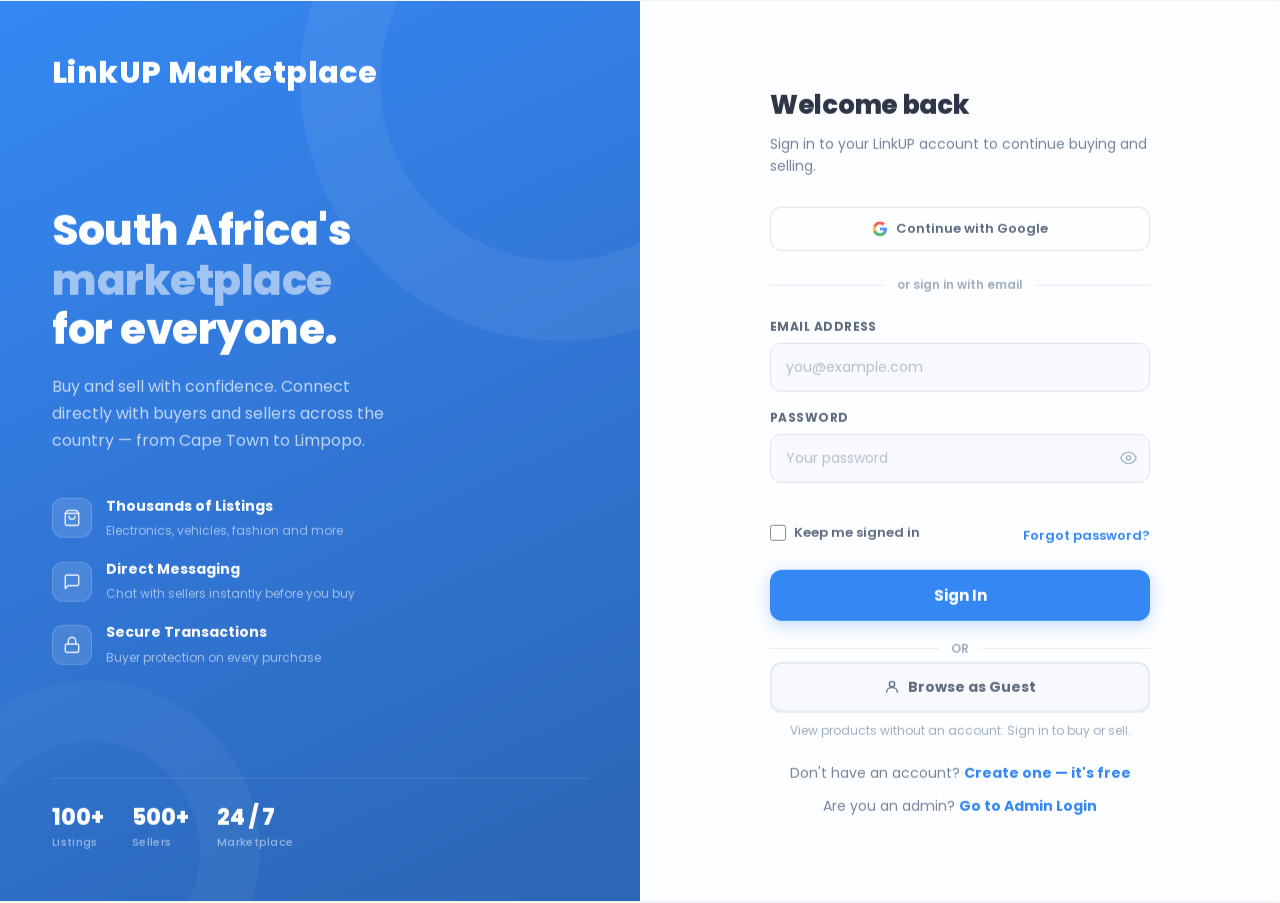
<file: LinkUP Project/frontend/account.html>
<!DOCTYPE html>
<html lang="en">
<head>
<meta charset="UTF-8">
<meta name="viewport" content="width=device-width, initial-scale=1.0">
<title>My Account — LinkUP</title>
<link rel="preconnect" href="https://fonts.googleapis.com">
<link href="https://fonts.googleapis.com/css2?family=Poppins:wght@400;500;600;700;800;900&display=swap" rel="stylesheet">
<link rel="stylesheet" href="style.css">

<style>
/* ── Variables ── */
:root {
    --blue:       #1877f2;
    --blue-dark:  #1360cc;
    --blue-deep:  #0d4fa8;
    --blue-light: #eef4ff;
    --text:       #0f172a;
    --text-muted: #64748b;
    --border:     #e4e9f2;
    --bg:         #f8fafc;
    --white:      #ffffff;
    --green:      #22c55e;
    --red:        #ef4444;
    --orange:     #f59e0b;
    --radius:     14px;
    --shadow-sm:  0 2px 8px rgba(0,0,0,.06);
    --shadow-md:  0 8px 32px rgba(0,0,0,.10);
    --shadow-blue:0 8px 28px rgba(24,119,242,.22);
}

*, *::before, *::after { box-sizing: border-box; margin: 0; padding: 0; }

body {
    font-family: 'Poppins', 'Segoe UI', Arial, sans-serif;
    background: var(--bg);
    color: var(--text);
    -webkit-font-smoothing: antialiased;
    min-height: 100vh;
}

a { text-decoration: none; }

/* ── TOPBAR ──────────────────────────────────────────────── */
.topbar {
    background: linear-gradient(135deg, var(--blue) 0%, var(--blue-dark) 55%, var(--blue-deep) 100%);
    height: 72px;
    padding: 0 52px;
    display: flex;
    justify-content: space-between;
    align-items: center;
    position: sticky;
    top: 0;
    z-index: 1000;
    box-shadow: 0 4px 24px rgba(24,119,242,.32);
    overflow: hidden;
}

.topbar::before {
    content: '';
    position: absolute;
    width: 320px; height: 320px;
    border-radius: 50%;
    border: 55px solid rgba(255,255,255,.05);
    top: -170px; right: 180px;
    pointer-events: none;
}

.topbar::after {
    content: '';
    position: absolute;
    width: 200px; height: 200px;
    border-radius: 50%;
    border: 40px solid rgba(255,255,255,.04);
    bottom: -110px; right: -30px;
    pointer-events: none;
}

.brand {
    display: flex;
    align-items: center;
    text-decoration: none;
    position: relative;
    z-index: 1;
}

.nav-right {
    display: flex;
    align-items: center;
    gap: 2px;
    position: relative;
    z-index: 1;
}

.nav-right a {
    color: rgba(255,255,255,.88);
    font-size: 13.5px;
    font-weight: 500;
    padding: 8px 14px;
    border-radius: 9px;
    white-space: nowrap;
    transition: background .18s, color .18s;
}

.nav-right a:hover,
.nav-right a.active { background: rgba(255,255,255,.16); color: #fff; }

.nav-right .cart-link {
    background: rgba(255,255,255,.14);
    border: 1px solid rgba(255,255,255,.24);
    font-weight: 600;
    display: flex; align-items: center; gap: 6px;
}

.nav-right .cart-link:hover { background: rgba(255,255,255,.24); }

.cart-count {
    background: #ef4444;
    color: #fff;
    padding: 1px 7px;
    border-radius: 20px;
    font-size: 11px;
    font-weight: 700;
}

.nav-right .login-link {
    background: var(--white) !important;
    color: var(--blue) !important;
    font-weight: 700;
    padding: 8px 18px;
    border-radius: 9px;
    margin-left: 4px;
    transition: background .18s, box-shadow .18s;
}

.nav-right .login-link:hover {
    background: #eef4ff !important;
    box-shadow: 0 4px 14px rgba(24,119,242,.2);
}

/* ── PAGE LAYOUT ─────────────────────────────────────────── */
.account-page {
    max-width: 1180px;
    margin: 0 auto;
    padding: 40px 24px 80px;
}

/* ── PROFILE HERO CARD ───────────────────────────────────── */
.profile-hero {
    background: linear-gradient(135deg, var(--blue) 0%, var(--blue-dark) 55%, var(--blue-deep) 100%);
    border-radius: 22px;
    padding: 40px 44px;
    display: flex;
    align-items: center;
    gap: 32px;
    position: relative;
    overflow: hidden;
    margin-bottom: 32px;
    box-shadow: var(--shadow-blue);
}

.profile-hero::before {
    content: '';
    position: absolute;
    width: 400px; height: 400px;
    border-radius: 50%;
    border: 65px solid rgba(255,255,255,.05);
    top: -200px; right: -100px;
    pointer-events: none;
}

.profile-hero::after {
    content: '';
    position: absolute;
    width: 240px; height: 240px;
    border-radius: 50%;
    border: 40px solid rgba(255,255,255,.04);
    bottom: -130px; right: 200px;
    pointer-events: none;
}

/* Avatar */
.avatar-wrap {
    position: relative;
    flex-shrink: 0;
    z-index: 1;
}

.avatar-circle {
    width: 96px; height: 96px;
    border-radius: 50%;
    background: rgba(255,255,255,.18);
    border: 3px solid rgba(255,255,255,.4);
    display: flex; align-items: center; justify-content: center;
    font-size: 36px;
    font-weight: 800;
    color: #fff;
    position: relative;
    overflow: hidden;
    cursor: pointer;
    transition: border-color .2s;
}

.avatar-circle:hover { border-color: rgba(255,255,255,.7); }

.avatar-circle img {
    position: absolute; inset: 0;
    width: 100%; height: 100%;
    object-fit: cover;
    border-radius: 50%;
}

.avatar-edit-btn {
    position: absolute;
    bottom: 2px; right: 2px;
    width: 28px; height: 28px;
    background: var(--white);
    border-radius: 50%;
    display: flex; align-items: center; justify-content: center;
    cursor: pointer;
    box-shadow: var(--shadow-sm);
    transition: transform .18s;
}

.avatar-edit-btn:hover { transform: scale(1.1); }

.avatar-edit-btn svg {
    width: 13px; height: 13px;
    stroke: var(--blue); fill: none;
    stroke-width: 2.2; stroke-linecap: round; stroke-linejoin: round;
}

.avatar-edit-input {
    position: absolute; inset: 0;
    opacity: 0; cursor: pointer;
    width: 100%; height: 100%;
}

/* Profile info */
.profile-info { flex: 1; z-index: 1; }

.profile-name {
    font-size: 26px;
    font-weight: 800;
    color: #fff;
    letter-spacing: -.3px;
    margin-bottom: 4px;
}

.profile-username {
    font-size: 14px;
    color: rgba(255,255,255,.6);
    margin-bottom: 12px;
}

.profile-badges {
    display: flex;
    gap: 8px;
    flex-wrap: wrap;
}

.badge {
    display: inline-flex;
    align-items: center;
    gap: 5px;
    padding: 4px 12px;
    border-radius: 99px;
    font-size: 11px;
    font-weight: 700;
    letter-spacing: .3px;
}

.badge-verified {
    background: rgba(34,197,94,.2);
    border: 1px solid rgba(34,197,94,.35);
    color: #86efac;
}

.badge-seller {
    background: rgba(255,255,255,.12);
    border: 1px solid rgba(255,255,255,.2);
    color: rgba(255,255,255,.8);
}

.badge svg {
    width: 11px; height: 11px;
    stroke: currentColor; fill: none;
    stroke-width: 2.2; stroke-linecap: round; stroke-linejoin: round;
}

/* Profile stats */
.profile-stats {
    display: flex;
    gap: 0;
    z-index: 1;
    flex-shrink: 0;
}

.p-stat {
    text-align: center;
    padding: 0 24px;
    border-right: 1px solid rgba(255,255,255,.15);
}

.p-stat:last-child { border-right: none; padding-right: 0; }

.p-stat strong {
    display: block;
    font-size: 24px;
    font-weight: 800;
    color: #fff;
    line-height: 1;
    margin-bottom: 4px;
}

.p-stat span {
    font-size: 11px;
    color: rgba(255,255,255,.5);
    font-weight: 500;
    letter-spacing: .3px;
    text-transform: uppercase;
}

/* ── MAIN GRID ───────────────────────────────────────────── */
.account-grid {
    display: grid;
    grid-template-columns: 260px 1fr;
    gap: 24px;
    align-items: start;
}

/* ── SIDEBAR ─────────────────────────────────────────────── */
.sidebar {
    background: var(--white);
    border: 1px solid var(--border);
    border-radius: var(--radius);
    overflow: hidden;
    box-shadow: var(--shadow-sm);
    position: sticky;
    top: 96px;
}

.sidebar-nav {
    list-style: none;
    padding: 8px;
}

.sidebar-nav li + li { margin-top: 2px; }

.sidebar-nav a {
    display: flex;
    align-items: center;
    gap: 12px;
    padding: 12px 14px;
    border-radius: 10px;
    font-size: 13.5px;
    font-weight: 600;
    color: var(--text-muted);
    transition: background .18s, color .18s;
    cursor: pointer;
}

.sidebar-nav a:hover { background: var(--bg); color: var(--text); }

.sidebar-nav a.active {
    background: var(--blue-light);
    color: var(--blue);
}

.sidebar-nav a svg {
    width: 16px; height: 16px;
    stroke: currentColor; fill: none;
    stroke-width: 2; stroke-linecap: round; stroke-linejoin: round;
    flex-shrink: 0;
}

.sidebar-divider {
    height: 1px;
    background: var(--border);
    margin: 8px 14px;
}

.sidebar-logout {
    padding: 8px;
}

.sidebar-logout a {
    display: flex;
    align-items: center;
    gap: 12px;
    padding: 12px 14px;
    border-radius: 10px;
    font-size: 13.5px;
    font-weight: 600;
    color: var(--red);
    transition: background .18s;
    cursor: pointer;
}

.sidebar-logout a:hover { background: #fff5f5; }

.sidebar-logout a svg {
    width: 16px; height: 16px;
    stroke: currentColor; fill: none;
    stroke-width: 2; stroke-linecap: round; stroke-linejoin: round;
}

/* ── CONTENT PANELS ──────────────────────────────────────── */
.tab-panel { display: none; }
.tab-panel.active { display: block; }

/* ── CARD ────────────────────────────────────────────────── */
.card {
    background: var(--white);
    border: 1px solid var(--border);
    border-radius: var(--radius);
    box-shadow: var(--shadow-sm);
    margin-bottom: 20px;
}

.card-header {
    padding: 20px 24px 16px;
    border-bottom: 1px solid var(--border);
    display: flex;
    justify-content: space-between;
    align-items: center;
}

.card-header h3 {
    font-size: 16px;
    font-weight: 700;
    color: var(--text);
}

.card-header p {
    font-size: 13px;
    color: var(--text-muted);
    margin-top: 2px;
    font-weight: 400;
}

.card-body { padding: 24px; }

/* ── FORM ────────────────────────────────────────────────── */
.form-grid-2 {
    display: grid;
    grid-template-columns: 1fr 1fr;
    gap: 16px;
}

.f-group { margin-bottom: 16px; }

.f-group label {
    display: block;
    font-size: 11.5px;
    font-weight: 700;
    color: var(--text-muted);
    text-transform: uppercase;
    letter-spacing: .45px;
    margin-bottom: 7px;
}

.f-input {
    width: 100%;
    padding: 12px 15px;
    border: 1.5px solid var(--border);
    border-radius: 10px;
    background: var(--bg);
    font-size: 14px;
    font-family: 'Poppins', sans-serif;
    color: var(--text);
    outline: none;
    transition: border-color .18s, box-shadow .18s, background .18s;
}

.f-input:focus {
    border-color: var(--blue);
    background: var(--white);
    box-shadow: 0 0 0 3px rgba(24,119,242,.1);
}

.f-input:disabled {
    opacity: .6;
    cursor: not-allowed;
}

.f-input::placeholder { color: #b0b8c8; }

textarea.f-input {
    resize: vertical;
    min-height: 90px;
    line-height: 1.6;
}

/* ── BUTTONS ─────────────────────────────────────────────── */
.btn {
    display: inline-flex;
    align-items: center;
    gap: 8px;
    padding: 11px 22px;
    border-radius: 10px;
    border: none;
    font-size: 13.5px;
    font-weight: 700;
    font-family: 'Poppins', sans-serif;
    cursor: pointer;
    transition: background .18s, transform .14s, box-shadow .18s;
}

.btn-primary {
    background: var(--blue);
    color: #fff;
    box-shadow: 0 4px 14px rgba(24,119,242,.28);
}

.btn-primary:hover {
    background: var(--blue-dark);
    transform: translateY(-1px);
    box-shadow: 0 6px 20px rgba(24,119,242,.35);
}

.btn-secondary {
    background: var(--bg);
    color: var(--text);
    border: 1.5px solid var(--border);
}

.btn-secondary:hover { background: var(--border); }

.btn-danger {
    background: #fff5f5;
    color: var(--red);
    border: 1.5px solid #fca5a5;
}

.btn-danger:hover { background: #fee2e2; }

.btn svg {
    width: 15px; height: 15px;
    stroke: currentColor; fill: none;
    stroke-width: 2.2; stroke-linecap: round; stroke-linejoin: round;
}

.btn-row {
    display: flex;
    gap: 10px;
    margin-top: 4px;
}

/* ── OVERVIEW QUICK STATS ────────────────────────────────── */
.quick-stats {
    display: grid;
    grid-template-columns: repeat(4, 1fr);
    gap: 16px;
    margin-bottom: 20px;
}

.qs-card {
    background: var(--white);
    border: 1px solid var(--border);
    border-radius: var(--radius);
    padding: 20px;
    box-shadow: var(--shadow-sm);
    display: flex;
    align-items: center;
    gap: 16px;
    transition: transform .2s, box-shadow .2s;
}

.qs-card:hover { transform: translateY(-2px); box-shadow: var(--shadow-md); }

.qs-icon {
    width: 48px; height: 48px;
    border-radius: 12px;
    display: flex; align-items: center; justify-content: center;
    flex-shrink: 0;
}

.qs-icon svg {
    width: 22px; height: 22px;
    stroke: currentColor; fill: none;
    stroke-width: 1.8; stroke-linecap: round; stroke-linejoin: round;
}

.qs-icon.blue  { background: #dbeafe; color: var(--blue); }
.qs-icon.green { background: #dcfce7; color: #16a34a; }
.qs-icon.orange{ background: #fef3c7; color: #d97706; }
.qs-icon.red   { background: #fee2e2; color: var(--red); }

.qs-info strong {
    display: block;
    font-size: 22px;
    font-weight: 800;
    color: var(--text);
    line-height: 1;
    margin-bottom: 3px;
}

.qs-info span {
    font-size: 12px;
    color: var(--text-muted);
    font-weight: 500;
}

/* ── RECENT ACTIVITY ─────────────────────────────────────── */
.activity-list { list-style: none; }

.activity-item {
    display: flex;
    align-items: center;
    gap: 14px;
    padding: 14px 0;
    border-bottom: 1px solid var(--border);
}

.activity-item:last-child { border-bottom: none; padding-bottom: 0; }

.activity-dot {
    width: 36px; height: 36px;
    border-radius: 10px;
    display: flex; align-items: center; justify-content: center;
    flex-shrink: 0;
}

.activity-dot svg {
    width: 16px; height: 16px;
    stroke: currentColor; fill: none;
    stroke-width: 2; stroke-linecap: round; stroke-linejoin: round;
}

.activity-dot.blue   { background: #dbeafe; color: var(--blue); }
.activity-dot.green  { background: #dcfce7; color: #16a34a; }
.activity-dot.orange { background: #fef3c7; color: #d97706; }

.activity-text { flex: 1; }

.activity-text strong {
    display: block;
    font-size: 13.5px;
    font-weight: 600;
    color: var(--text);
    margin-bottom: 2px;
}

.activity-text span {
    font-size: 12px;
    color: var(--text-muted);
}

.activity-time {
    font-size: 11.5px;
    color: #94a3b8;
    font-weight: 500;
    white-space: nowrap;
}

/* ── MY LISTINGS ─────────────────────────────────────────── */
.listings-grid {
    display: grid;
    grid-template-columns: repeat(3, 1fr);
    gap: 16px;
}

.listing-card {
    background: var(--white);
    border: 1px solid var(--border);
    border-radius: var(--radius);
    overflow: hidden;
    box-shadow: var(--shadow-sm);
    transition: transform .2s, box-shadow .2s;
}

.listing-card:hover { transform: translateY(-3px); box-shadow: var(--shadow-md); }

.listing-img {
    position: relative;
    height: 150px;
    overflow: hidden;
}

.listing-img img {
    width: 100%; height: 100%;
    object-fit: cover;
    transition: transform .4s;
}

.listing-card:hover .listing-img img { transform: scale(1.05); }

.listing-status {
    position: absolute;
    top: 10px; left: 10px;
    padding: 4px 10px;
    border-radius: 99px;
    font-size: 10px;
    font-weight: 700;
    letter-spacing: .4px;
    text-transform: uppercase;
}

.status-active  { background: #dcfce7; color: #15803d; }
.status-pending { background: #fef3c7; color: #b45309; }
.status-sold    { background: #f1f5f9; color: #64748b; }

.listing-body { padding: 14px 16px; }

.listing-body h4 {
    font-size: 13.5px;
    font-weight: 700;
    color: var(--text);
    margin-bottom: 4px;
    white-space: nowrap;
    overflow: hidden;
    text-overflow: ellipsis;
}

.listing-price {
    font-size: 15px;
    font-weight: 800;
    color: var(--blue);
    margin-bottom: 10px;
}

.listing-meta {
    display: flex;
    justify-content: space-between;
    font-size: 11px;
    color: var(--text-muted);
    margin-bottom: 12px;
}

.listing-actions {
    display: flex;
    gap: 6px;
}

.listing-actions button {
    flex: 1;
    padding: 8px 6px;
    border-radius: 8px;
    border: 1.5px solid var(--border);
    background: var(--bg);
    font-size: 11.5px;
    font-weight: 600;
    font-family: 'Poppins', sans-serif;
    cursor: pointer;
    color: var(--text-muted);
    transition: all .18s;
}

.listing-actions button.primary {
    background: var(--blue);
    color: #fff;
    border-color: var(--blue);
}

.listing-actions button:hover:not(.primary) { background: var(--border); color: var(--text); }
.listing-actions button.primary:hover { background: var(--blue-dark); border-color: var(--blue-dark); }

.listing-actions button.danger:hover { background: #fee2e2; color: var(--red); border-color: #fca5a5; }

/* Add listing placeholder */
.listing-add-card {
    background: var(--bg);
    border: 2px dashed var(--border);
    border-radius: var(--radius);
    height: 100%;
    min-height: 240px;
    display: flex;
    flex-direction: column;
    align-items: center;
    justify-content: center;
    gap: 10px;
    cursor: pointer;
    transition: border-color .18s, background .18s;
    text-decoration: none;
}

.listing-add-card:hover {
    border-color: var(--blue);
    background: var(--blue-light);
}

.listing-add-card svg {
    width: 36px; height: 36px;
    stroke: var(--blue); fill: none;
    stroke-width: 1.5; stroke-linecap: round; stroke-linejoin: round;
    opacity: .7;
}

.listing-add-card span {
    font-size: 13px;
    font-weight: 700;
    color: var(--blue);
}

.listing-add-card small {
    font-size: 12px;
    color: var(--text-muted);
    font-weight: 400;
}

/* ── ORDERS TABLE ────────────────────────────────────────── */
.orders-table {
    width: 100%;
    border-collapse: collapse;
}

.orders-table th {
    text-align: left;
    padding: 12px 16px;
    font-size: 11px;
    font-weight: 700;
    text-transform: uppercase;
    letter-spacing: .5px;
    color: var(--text-muted);
    background: var(--bg);
    border-bottom: 1px solid var(--border);
}

.orders-table th:first-child { border-radius: 8px 0 0 0; }
.orders-table th:last-child  { border-radius: 0 8px 0 0; }

.orders-table td {
    padding: 14px 16px;
    font-size: 13.5px;
    color: var(--text);
    border-bottom: 1px solid var(--border);
}

.orders-table tr:last-child td { border-bottom: none; }

.orders-table tr:hover td { background: var(--bg); }

.order-product {
    display: flex;
    align-items: center;
    gap: 12px;
}

.order-product img {
    width: 44px; height: 44px;
    border-radius: 9px;
    object-fit: cover;
    border: 1px solid var(--border);
}

.order-product strong {
    display: block;
    font-size: 13px;
    font-weight: 600;
    margin-bottom: 2px;
}

.order-product span {
    font-size: 11.5px;
    color: var(--text-muted);
}

.order-status {
    display: inline-flex;
    align-items: center;
    gap: 5px;
    padding: 4px 10px;
    border-radius: 99px;
    font-size: 11px;
    font-weight: 700;
}

.order-status.delivered { background: #dcfce7; color: #15803d; }
.order-status.pending   { background: #fef3c7; color: #b45309; }
.order-status.cancelled { background: #fee2e2; color: var(--red); }
.order-status.shipped   { background: #dbeafe; color: var(--blue); }

.order-status::before {
    content: '';
    width: 6px; height: 6px;
    border-radius: 50%;
    background: currentColor;
    display: inline-block;
}

/* ── SAVED ITEMS ─────────────────────────────────────────── */
.saved-grid {
    display: grid;
    grid-template-columns: repeat(4, 1fr);
    gap: 14px;
}

.saved-card {
    background: var(--white);
    border: 1px solid var(--border);
    border-radius: var(--radius);
    overflow: hidden;
    box-shadow: var(--shadow-sm);
    transition: transform .2s, box-shadow .2s;
    position: relative;
}

.saved-card:hover { transform: translateY(-3px); box-shadow: var(--shadow-md); }

.saved-card img {
    width: 100%; height: 130px;
    object-fit: cover;
}

.saved-card-body { padding: 12px 14px; }

.saved-card-body h4 {
    font-size: 13px; font-weight: 700;
    color: var(--text); margin-bottom: 4px;
    white-space: nowrap; overflow: hidden; text-overflow: ellipsis;
}

.saved-card-body .price {
    font-size: 14px; font-weight: 800;
    color: var(--blue); margin-bottom: 10px;
}

.saved-card-body button {
    width: 100%; padding: 8px;
    border-radius: 8px; border: none;
    background: var(--blue); color: #fff;
    font-size: 12px; font-weight: 600;
    font-family: 'Poppins', sans-serif;
    cursor: pointer;
    transition: background .18s;
}

.saved-card-body button:hover { background: var(--blue-dark); }

.unsave-btn {
    position: absolute;
    top: 8px; right: 8px;
    width: 28px; height: 28px;
    background: rgba(255,255,255,.9);
    border: none; border-radius: 50%;
    display: flex; align-items: center; justify-content: center;
    cursor: pointer;
    font-size: 13px;
    color: var(--red);
    font-weight: 700;
    transition: background .18s;
    box-shadow: var(--shadow-sm);
}

.unsave-btn:hover { background: #fff; }

/* ── SETTINGS SECTIONS ───────────────────────────────────── */
.settings-section-title {
    font-size: 13px;
    font-weight: 700;
    color: var(--text-muted);
    text-transform: uppercase;
    letter-spacing: .5px;
    margin: 0 0 14px;
}

.toggle-row {
    display: flex;
    justify-content: space-between;
    align-items: center;
    padding: 16px 0;
    border-bottom: 1px solid var(--border);
}

.toggle-row:last-child { border-bottom: none; padding-bottom: 0; }

.toggle-info strong {
    display: block;
    font-size: 14px; font-weight: 600;
    color: var(--text); margin-bottom: 3px;
}

.toggle-info span {
    font-size: 12.5px;
    color: var(--text-muted);
}

/* Toggle switch */
.toggle-switch {
    position: relative;
    width: 44px; height: 24px;
    flex-shrink: 0;
}

.toggle-switch input {
    opacity: 0; width: 0; height: 0;
    position: absolute;
}

.toggle-track {
    position: absolute; inset: 0;
    background: #cbd5e1;
    border-radius: 99px;
    cursor: pointer;
    transition: background .2s;
}

.toggle-track::after {
    content: '';
    position: absolute;
    width: 18px; height: 18px;
    background: #fff;
    border-radius: 50%;
    top: 3px; left: 3px;
    transition: transform .2s;
    box-shadow: 0 1px 4px rgba(0,0,0,.15);
}

.toggle-switch input:checked + .toggle-track { background: var(--blue); }
.toggle-switch input:checked + .toggle-track::after { transform: translateX(20px); }

/* Danger zone */
.danger-zone {
    border: 1.5px solid #fca5a5;
    border-radius: var(--radius);
    padding: 20px 24px;
    background: #fff5f5;
    display: flex;
    justify-content: space-between;
    align-items: center;
    gap: 20px;
}

.danger-zone-info strong {
    display: block;
    font-size: 14px; font-weight: 700;
    color: var(--red); margin-bottom: 4px;
}

.danger-zone-info span {
    font-size: 12.5px;
    color: #94a3b8;
}

/* ── EMPTY STATE ─────────────────────────────────────────── */
.empty-state {
    text-align: center;
    padding: 60px 20px;
    color: var(--text-muted);
}

.empty-state svg {
    width: 56px; height: 56px;
    stroke: #cbd5e1; fill: none;
    stroke-width: 1.4; stroke-linecap: round; stroke-linejoin: round;
    margin-bottom: 16px;
}

.empty-state h3 {
    font-size: 17px; font-weight: 700;
    color: var(--text); margin-bottom: 6px;
}

.empty-state p {
    font-size: 13.5px; margin-bottom: 20px; line-height: 1.6;
}

/* ── TOAST ───────────────────────────────────────────────── */
#toast {
    position: fixed;
    bottom: 24px; right: 24px;
    background: var(--text);
    color: #fff;
    padding: 13px 20px;
    border-radius: 12px;
    font-size: 13px; font-weight: 500;
    opacity: 0; pointer-events: none;
    z-index: 10000;
    transform: translateY(12px);
    transition: opacity .22s, transform .22s;
    border-left: 4px solid var(--blue);
    box-shadow: 0 8px 24px rgba(0,0,0,.18);
    max-width: 300px;
}

#toast.show { opacity: 1; transform: translateY(0); }
#toast.ok   { border-left-color: var(--green); }
#toast.fail { border-left-color: var(--red); }

/* ── CONFIRM MODAL ───────────────────────────────────────── */
.modal-back {
    display: none;
    position: fixed; inset: 0;
    background: rgba(15,23,42,.5);
    backdrop-filter: blur(4px);
    z-index: 9999;
    align-items: center; justify-content: center;
    padding: 16px;
}

.modal-back.show { display: flex; }

.modal-box {
    background: var(--white);
    border-radius: 20px;
    padding: 32px;
    max-width: 400px; width: 100%;
    box-shadow: 0 24px 64px rgba(0,0,0,.18);
    animation: popIn .22s ease;
}

@keyframes popIn { from { transform: scale(.9); opacity: 0; } to { transform: scale(1); opacity: 1; } }

.modal-box h3 { font-size: 18px; font-weight: 800; margin-bottom: 8px; }
.modal-box p  { font-size: 13.5px; color: var(--text-muted); margin-bottom: 20px; line-height: 1.6; }

.modal-actions { display: flex; gap: 10px; }
.modal-actions .btn { flex: 1; justify-content: center; }

/* ── RESPONSIVE ──────────────────────────────────────────── */
@media (max-width: 1000px) {
    .account-grid { grid-template-columns: 1fr; }
    .sidebar { position: static; display: flex; overflow-x: auto; }
    .sidebar-nav { display: flex; padding: 8px; gap: 2px; }
    .sidebar-nav li + li { margin-top: 0; }
    .sidebar-divider, .sidebar-logout { display: none; }
    .quick-stats { grid-template-columns: repeat(2, 1fr); }
    .listings-grid { grid-template-columns: repeat(2, 1fr); }
    .saved-grid { grid-template-columns: repeat(2, 1fr); }
    .profile-stats { display: none; }
}

@media (max-width: 640px) {
    .topbar { padding: 0 20px; }
    .account-page { padding: 20px 16px 60px; }
    .profile-hero { padding: 28px 24px; flex-direction: column; text-align: center; align-items: center; }
    .quick-stats { grid-template-columns: 1fr 1fr; }
    .listings-grid { grid-template-columns: 1fr; }
    .saved-grid { grid-template-columns: repeat(2, 1fr); }
    .form-grid-2 { grid-template-columns: 1fr; }
    .orders-table { display: block; overflow-x: auto; }
}
</style>
</head>
<body>

<div id="toast"></div>

<!-- Confirm Modal -->
<div class="modal-back" id="confirmModal">
  <div class="modal-box">
    <h3 id="modalTitle">Are you sure?</h3>
    <p id="modalDesc">This action cannot be undone.</p>
    <div class="modal-actions">
      <button class="btn btn-danger" id="modalConfirmBtn">Confirm</button>
      <button class="btn btn-secondary" onclick="closeModal()">Cancel</button>
    </div>
  </div>
</div>

<!-- ══════════════════════════ TOPBAR ══════════════════════ -->
<!-- Mobile nav overlay -->
<div class="mobile-nav-overlay" id="mobileOverlay" onclick="closeMobileNav()"></div>
<nav class="mobile-nav" id="mobileNav">
  <button class="mobile-nav-close" onclick="closeMobileNav()">&#x2715;</button>
  <a href="index.html">🏠 Home</a>
  <a href="products.html">🔍 Browse</a>
  <a href="sell.html">➕ Sell</a>
  <a href="cart.html">🛒 Cart</a>
  <a href="chat.html">💬 Chat</a>
  <a href="account.html">👤 Account</a>
  <a href="about.html">ℹ️ About</a>
  <a href="login.html" class="mobile-login">Sign In</a>
</nav>

<header class="topbar">
  <a href="index.html" class="brand">
    <svg width="158" height="44" viewBox="0 0 158 44" fill="none" xmlns="http://www.w3.org/2000/svg">
      <circle cx="16" cy="22" r="10" stroke="white" stroke-width="2.8" fill="none"/>
      <circle cx="32" cy="22" r="10" stroke="white" stroke-width="2.8" fill="none"/>
      <line x1="24" y1="19" x2="24" y2="7" stroke="white" stroke-width="2.8" stroke-linecap="round"/>
      <polyline points="19,12 24,6 29,12" stroke="white" stroke-width="2.8" stroke-linecap="round" stroke-linejoin="round" fill="none"/>
      <text x="50" y="29" font-family="Poppins, sans-serif" font-size="22" font-weight="900" fill="white" letter-spacing="0.3">Link<tspan fill="rgba(255,255,255,0.5)">UP</tspan></text>
    </svg>
  </a>
  <nav class="nav-right">
    <a href="index.html">Home</a>
    <a href="products.html">Browse</a>
    <a href="sell.html">Sell</a>
    <a href="cart.html" class="cart-link">🛒 Cart <span id="cartCount" class="cart-count">0</span></a>
    <a href="chat.html">Chat</a>
    <a href="account.html" class="active">Account</a>
    <a href="about.html">About</a>
    <a href="login.html" class="login-link">Sign In</a>
  </nav>
  <button class="hamburger" id="hamburger" onclick="toggleMobileNav()" aria-label="Open menu"><span></span><span></span><span></span></button>
</header>

<!-- ══════════════════════════ MAIN ════════════════════════ -->
<main class="account-page">

  <!-- Profile Hero -->
  <div class="profile-hero">
    <div class="avatar-wrap">
      <div class="avatar-circle" id="avatarCircle">
        <span id="avatarInitials">?</span>
        <img id="avatarImg" src="" alt="" style="display:none;">
      </div>
      <div class="avatar-edit-btn" title="Change photo">
        <svg viewBox="0 0 24 24"><path d="M12 20h9"/><path d="M16.5 3.5a2.121 2.121 0 0 1 3 3L7 19l-4 1 1-4L16.5 3.5z"/></svg>
        <input type="file" class="avatar-edit-input" accept="image/*" onchange="changeAvatar(this)">
      </div>
    </div>

    <div class="profile-info">
      <div class="profile-name" id="heroName">Loading...</div>
      <div class="profile-username" id="heroUsername">@username</div>
      <div class="profile-badges">
        <span class="badge badge-verified">
          <svg viewBox="0 0 24 24"><polyline points="20 6 9 17 4 12"/></svg>
          Verified
        </span>
        <span class="badge badge-seller">Active Seller</span>
      </div>
    </div>

    <div class="profile-stats">
      <div class="p-stat">
        <strong id="statListings">0</strong>
        <span>Listings</span>
      </div>
      <div class="p-stat">
        <strong id="statSold">0</strong>
        <span>Sold</span>
      </div>
      <div class="p-stat">
        <strong id="statOrders">0</strong>
        <span>Orders</span>
      </div>
      <div class="p-stat">
        <strong id="statSaved">0</strong>
        <span>Saved</span>
      </div>
    </div>
  </div>

  <!-- Grid -->
  <div class="account-grid">

    <!-- Sidebar -->
    <aside class="sidebar">
      <ul class="sidebar-nav">
        <li><a href="#" class="active" onclick="switchTab('overview', this)">
          <svg viewBox="0 0 24 24"><rect x="3" y="3" width="7" height="7"/><rect x="14" y="3" width="7" height="7"/><rect x="3" y="14" width="7" height="7"/><rect x="14" y="14" width="7" height="7"/></svg>
          Overview
        </a></li>
        <li><a href="#" onclick="switchTab('profile', this)">
          <svg viewBox="0 0 24 24"><path d="M20 21v-2a4 4 0 0 0-4-4H8a4 4 0 0 0-4 4v2"/><circle cx="12" cy="7" r="4"/></svg>
          Edit Profile
        </a></li>
        <li><a href="#" onclick="switchTab('listings', this)">
          <svg viewBox="0 0 24 24"><path d="M6 2L3 6v14a2 2 0 0 0 2 2h14a2 2 0 0 0 2-2V6l-3-4z"/><line x1="3" y1="6" x2="21" y2="6"/><path d="M16 10a4 4 0 0 1-8 0"/></svg>
          My Listings
        </a></li>
        <li><a href="#" onclick="switchTab('orders', this)">
          <svg viewBox="0 0 24 24"><path d="M6 2 3 6v14a2 2 0 0 0 2 2h14a2 2 0 0 0 2-2V6l-3-4z"/><line x1="3" y1="6" x2="21" y2="6"/></svg>
          My Orders
        </a></li>
        <li><a href="#" onclick="switchTab('saved', this)">
          <svg viewBox="0 0 24 24"><path d="M20.84 4.61a5.5 5.5 0 0 0-7.78 0L12 5.67l-1.06-1.06a5.5 5.5 0 0 0-7.78 7.78l1.06 1.06L12 21.23l7.78-7.78 1.06-1.06a5.5 5.5 0 0 0 0-7.78z"/></svg>
          Saved Items
        </a></li>
        <li><a href="#" onclick="switchTab('security', this)">
          <svg viewBox="0 0 24 24"><rect x="3" y="11" width="18" height="11" rx="2"/><path d="M7 11V7a5 5 0 0 1 10 0v4"/></svg>
          Security
        </a></li>
        <li><a href="#" onclick="switchTab('settings', this)">
          <svg viewBox="0 0 24 24"><circle cx="12" cy="12" r="3"/><path d="M19.4 15a1.65 1.65 0 0 0 .33 1.82l.06.06a2 2 0 0 1-2.83 2.83l-.06-.06a1.65 1.65 0 0 0-1.82-.33 1.65 1.65 0 0 0-1 1.51V21a2 2 0 0 1-4 0v-.09A1.65 1.65 0 0 0 9 19.4a1.65 1.65 0 0 0-1.82.33l-.06.06a2 2 0 0 1-2.83-2.83l.06-.06A1.65 1.65 0 0 0 4.68 15a1.65 1.65 0 0 0-1.51-1H3a2 2 0 0 1 0-4h.09A1.65 1.65 0 0 0 4.6 9a1.65 1.65 0 0 0-.33-1.82l-.06-.06a2 2 0 0 1 2.83-2.83l.06.06A1.65 1.65 0 0 0 9 4.68a1.65 1.65 0 0 0 1-1.51V3a2 2 0 0 1 4 0v.09a1.65 1.65 0 0 0 1 1.51 1.65 1.65 0 0 0 1.82-.33l.06-.06a2 2 0 0 1 2.83 2.83l-.06.06A1.65 1.65 0 0 0 19.4 9a1.65 1.65 0 0 0 1.51 1H21a2 2 0 0 1 0 4h-.09a1.65 1.65 0 0 0-1.51 1z"/></svg>
          Preferences
        </a></li>
      </ul>
      <div class="sidebar-divider"></div>
      <div class="sidebar-logout">
        <a onclick="confirmLogout()">
          <svg viewBox="0 0 24 24"><path d="M9 21H5a2 2 0 0 1-2-2V5a2 2 0 0 1 2-2h4"/><polyline points="16 17 21 12 16 7"/><line x1="21" y1="12" x2="9" y2="12"/></svg>
          Sign Out
        </a>
      </div>
    </aside>

    <!-- Content -->
    <div class="content">

      <!-- ── OVERVIEW ─────-->
      <div class="tab-panel active" id="tab-overview">

        <div class="quick-stats">
          <div class="qs-card">
            <div class="qs-icon blue">
              <svg viewBox="0 0 24 24"><path d="M6 2L3 6v14a2 2 0 0 0 2 2h14a2 2 0 0 0 2-2V6l-3-4z"/><line x1="3" y1="6" x2="21" y2="6"/><path d="M16 10a4 4 0 0 1-8 0"/></svg>
            </div>
            <div class="qs-info">
              <strong id="ovListings">0</strong>
              <span>Active Listings</span>
            </div>
          </div>
          <div class="qs-card">
            <div class="qs-icon green">
              <svg viewBox="0 0 24 24"><polyline points="20 6 9 17 4 12"/></svg>
            </div>
            <div class="qs-info">
              <strong id="ovSold">0</strong>
              <span>Items Sold</span>
            </div>
          </div>
          <div class="qs-card">
            <div class="qs-icon orange">
              <svg viewBox="0 0 24 24"><circle cx="9" cy="21" r="1"/><circle cx="20" cy="21" r="1"/><path d="M1 1h4l2.68 13.39a2 2 0 0 0 2 1.61h9.72a2 2 0 0 0 2-1.61L23 6H6"/></svg>
            </div>
            <div class="qs-info">
              <strong id="ovOrders">0</strong>
              <span>Total Orders</span>
            </div>
          </div>
          <div class="qs-card">
            <div class="qs-icon red">
              <svg viewBox="0 0 24 24"><path d="M20.84 4.61a5.5 5.5 0 0 0-7.78 0L12 5.67l-1.06-1.06a5.5 5.5 0 0 0-7.78 7.78l1.06 1.06L12 21.23l7.78-7.78 1.06-1.06a5.5 5.5 0 0 0 0-7.78z"/></svg>
            </div>
            <div class="qs-info">
              <strong id="ovSaved">0</strong>
              <span>Saved Items</span>
            </div>
          </div>
        </div>

        <div class="card">
          <div class="card-header">
            <div>
              <h3>Recent Activity</h3>
              <p>Your latest actions on LinkUP</p>
            </div>
          </div>
          <div class="card-body" style="padding-top:8px;padding-bottom:8px;">
            <ul class="activity-list" id="activityList"></ul>
          </div>
        </div>

      </div>

      <!-- ── EDIT PROFILE ─── -->
      <div class="tab-panel" id="tab-profile">
        <div class="card">
          <div class="card-header">
            <div>
              <h3>Personal Information</h3>
              <p>Update your name, contact details and bio</p>
            </div>
          </div>
          <div class="card-body">
            <div class="form-grid-2">
              <div class="f-group">
                <label>First Name</label>
                <input class="f-input" type="text" id="editFirstName" placeholder="First name">
              </div>
              <div class="f-group">
                <label>Last Name</label>
                <input class="f-input" type="text" id="editLastName" placeholder="Last name">
              </div>
            </div>
            <div class="f-group">
              <label>Email Address</label>
              <input class="f-input" type="email" id="editEmail" placeholder="you@example.com">
            </div>
            <div class="f-group">
              <label>Phone Number</label>
              <input class="f-input" type="tel" id="editPhone" placeholder="+27 81 234 5678">
            </div>
            <div class="f-group">
              <label>Location</label>
              <input class="f-input" type="text" id="editLocation" placeholder="e.g. Cape Town, Western Cape">
            </div>
            <div class="f-group">
              <label>Bio</label>
              <textarea class="f-input" id="editBio" placeholder="Tell buyers a little about yourself..."></textarea>
            </div>
            <div class="btn-row">
              <button class="btn btn-primary" onclick="saveProfile()">
                <svg viewBox="0 0 24 24"><path d="M19 21H5a2 2 0 0 1-2-2V5a2 2 0 0 1 2-2h11l5 5v11a2 2 0 0 1-2 2z"/><polyline points="17 21 17 13 7 13 7 21"/><polyline points="7 3 7 8 15 8"/></svg>
                Save Changes
              </button>
              <button class="btn btn-secondary" onclick="loadProfile()">Discard</button>
            </div>
          </div>
        </div>
      </div>

      <!-- ── MY LISTINGS ──────────────────────────────── -->
      <div class="tab-panel" id="tab-listings">
        <div class="card">
          <div class="card-header">
            <div>
              <h3>My Listings</h3>
              <p>Manage the items you have listed for sale</p>
            </div>
            <a href="sell.html" class="btn btn-primary" style="text-decoration:none;">
              <svg viewBox="0 0 24 24"><line x1="12" y1="5" x2="12" y2="19"/><line x1="5" y1="12" x2="19" y2="12"/></svg>
              New Listing
            </a>
          </div>
          <div class="card-body">
            <div class="listings-grid" id="listingsGrid">
              <a href="sell.html" class="listing-add-card">
                <svg viewBox="0 0 24 24"><line x1="12" y1="5" x2="12" y2="19"/><line x1="5" y1="12" x2="19" y2="12"/></svg>
                <span>Add New Listing</span>
                <small>Start selling today</small>
              </a>
            </div>
          </div>
        </div>
      </div>

      <!-- ── MY ORDERS ─────────────────────────────────────── -->
      <div class="tab-panel" id="tab-orders">
        <div class="card">
          <div class="card-header">
            <div>
              <h3>My Orders</h3>
              <p>Track all your purchases on LinkUP</p>
            </div>
          </div>
          <div class="card-body" style="padding:0;">
            <table class="orders-table">
              <thead>
                <tr>
                  <th>Product</th>
                  <th>Date</th>
                  <th>Amount</th>
                  <th>Status</th>
                  <th>Action</th>
                </tr>
              </thead>
              <tbody id="ordersBody"></tbody>
            </table>
          </div>
        </div>
      </div>

      <!-- ── SAVED ITEMS ────────────────────────────────────── -->
      <div class="tab-panel" id="tab-saved">
        <div class="card">
          <div class="card-header">
            <div>
              <h3>Saved Items</h3>
              <p>Products you have saved for later</p>
            </div>
          </div>
          <div class="card-body">
            <div class="saved-grid" id="savedGrid"></div>
          </div>
        </div>
      </div>

      <!-- ── SECURITY ───────────────────────────────────────── -->
      <div class="tab-panel" id="tab-security">

        <div class="card" style="margin-bottom:20px;">
          <div class="card-header">
            <div>
              <h3>Change Password</h3>
              <p>Keep your account secure with a strong password</p>
            </div>
          </div>
          <div class="card-body">
            <div class="f-group">
              <label>Current Password</label>
              <input class="f-input" type="password" id="currentPass" placeholder="Enter current password">
            </div>
            <div class="f-group">
              <label>New Password</label>
              <input class="f-input" type="password" id="newPass" placeholder="Min. 6 characters" oninput="checkPwStrength(this.value)">
              <div style="margin-top:8px;">
                <div style="height:4px;background:var(--border);border-radius:99px;overflow:hidden;">
                  <div id="secStrengthFill" style="height:100%;width:0%;border-radius:99px;background:var(--red);transition:width .3s,background .3s;"></div>
                </div>
                <div id="secStrengthLabel" style="font-size:11px;font-weight:600;color:#94a3b8;margin-top:5px;">Enter a password</div>
              </div>
            </div>
            <div class="f-group">
              <label>Confirm New Password</label>
              <input class="f-input" type="password" id="confirmNewPass" placeholder="Repeat new password">
            </div>
            <button class="btn btn-primary" onclick="changePassword()">
              <svg viewBox="0 0 24 24"><rect x="3" y="11" width="18" height="11" rx="2"/><path d="M7 11V7a5 5 0 0 1 10 0v4"/></svg>
              Update Password
            </button>
          </div>
        </div>

        <div class="card">
          <div class="card-header">
            <div>
              <h3>Account Security</h3>
              <p>Manage devices and login activity</p>
            </div>
          </div>
          <div class="card-body">
            <div class="toggle-row">
              <div class="toggle-info">
                <strong>Two-Factor Authentication</strong>
                <span>Add an extra layer of security to your account</span>
              </div>
              <label class="toggle-switch">
                <input type="checkbox" id="toggle2fa">
                <span class="toggle-track"></span>
              </label>
            </div>
            <div class="toggle-row">
              <div class="toggle-info">
                <strong>Login Alerts</strong>
                <span>Get notified when your account is accessed from a new device</span>
              </div>
              <label class="toggle-switch">
                <input type="checkbox" id="toggleLoginAlerts" checked>
                <span class="toggle-track"></span>
              </label>
            </div>
            <div class="toggle-row" style="border:none;padding-bottom:0;">
              <div class="toggle-info">
                <strong>Active Sessions</strong>
                <span>You are currently logged in on 1 device</span>
              </div>
              <button class="btn btn-secondary" onclick="showToast('All other sessions have been signed out.','ok')" style="padding:9px 16px;font-size:12.5px;">Sign Out All</button>
            </div>
          </div>
        </div>

      </div>

      <!-- ── PREFERENCES ────────────────────────────────────── -->
      <div class="tab-panel" id="tab-settings">

        <div class="card" style="margin-bottom:20px;">
          <div class="card-header">
            <div>
              <h3>Notifications</h3>
              <p>Choose what updates you want to receive</p>
            </div>
          </div>
          <div class="card-body">
            <div class="toggle-row">
              <div class="toggle-info">
                <strong>New Messages</strong>
                <span>Get notified when a buyer or seller messages you</span>
              </div>
              <label class="toggle-switch">
                <input type="checkbox" checked>
                <span class="toggle-track"></span>
              </label>
            </div>
            <div class="toggle-row">
              <div class="toggle-info">
                <strong>Order Updates</strong>
                <span>Receive updates when your order status changes</span>
              </div>
              <label class="toggle-switch">
                <input type="checkbox" checked>
                <span class="toggle-track"></span>
              </label>
            </div>
            <div class="toggle-row">
              <div class="toggle-info">
                <strong>Price Drops</strong>
                <span>Get alerted when saved items drop in price</span>
              </div>
              <label class="toggle-switch">
                <input type="checkbox">
                <span class="toggle-track"></span>
              </label>
            </div>
            <div class="toggle-row">
              <div class="toggle-info">
                <strong>Newsletter & Promotions</strong>
                <span>Weekly deals and LinkUP updates via email</span>
              </div>
              <label class="toggle-switch">
                <input type="checkbox">
                <span class="toggle-track"></span>
              </label>
            </div>
          </div>
        </div>

        <div class="card" style="margin-bottom:20px;">
          <div class="card-header">
            <div>
              <h3>Privacy</h3>
              <p>Control who can see your information</p>
            </div>
          </div>
          <div class="card-body">
            <div class="toggle-row">
              <div class="toggle-info">
                <strong>Show Profile to Public</strong>
                <span>Allow other users to view your seller profile</span>
              </div>
              <label class="toggle-switch">
                <input type="checkbox" checked>
                <span class="toggle-track"></span>
              </label>
            </div>
            <div class="toggle-row">
              <div class="toggle-info">
                <strong>Show Phone Number</strong>
                <span>Let buyers see your phone number on listings</span>
              </div>
              <label class="toggle-switch">
                <input type="checkbox">
                <span class="toggle-track"></span>
              </label>
            </div>
          </div>
        </div>

        <div class="danger-zone">
          <div class="danger-zone-info">
            <strong>Delete Account</strong>
            <span>Permanently remove your account and all associated data. This cannot be undone.</span>
          </div>
          <button class="btn btn-danger" onclick="confirmDeleteAccount()">Delete My Account</button>
        </div>

      </div>

    </div><!-- /content -->
  </div><!-- /account-grid -->
</main>

<script>
/* ── Toast ─────────────────────────────────────────────────── */
function showToast(msg, type = '') {
    const t = document.getElementById('toast');
    t.textContent = msg;
    t.className = 'show ' + type;
    clearTimeout(t._t);
    t._t = setTimeout(() => t.className = '', 3000);
}

/* ── Cart ──────────────────────────────────────────────────── */
function addToCart(name, price, image, description) {
    const cart = JSON.parse(localStorage.getItem('cart')) || [];
    cart.push({ name, price, images: [image], description });
    localStorage.setItem('cart', JSON.stringify(cart));
    updateCartCount();
    showToast(name + ' added to cart.', 'ok');
}

function updateCartCount() {
    const cart = JSON.parse(localStorage.getItem('cart')) || [];
    const el = document.getElementById('cartCount');
    if (el) el.textContent = cart.length;
}

/* ── Tab Switcher ──────────────────────────────────────────── */
function switchTab(name, link) {
    document.querySelectorAll('.tab-panel').forEach(p => p.classList.remove('active'));
    document.querySelectorAll('.sidebar-nav a').forEach(a => a.classList.remove('active'));
    document.getElementById('tab-' + name).classList.add('active');
    link.classList.add('active');
}

/* ── Load Profile from localStorage ───────────────────────── */
function loadProfile() {
    const name     = localStorage.getItem('userName') || '';
    const email    = localStorage.getItem('userEmail') || '';
    const phone    = localStorage.getItem('userPhone') || '';
    const username = localStorage.getItem('userUsername') || email.split('@')[0] || 'user';
    const bio      = localStorage.getItem('userBio') || '';
    const location = localStorage.getItem('userLocation') || '';

    const parts = name.split(' ');
    const first = parts[0] || '';
    const last  = parts.slice(1).join(' ') || '';

    // Hero
    document.getElementById('heroName').textContent     = name || 'Your Name';
    document.getElementById('heroUsername').textContent = '@' + username;

    // Initials
    const initials = (first[0] || '') + (last[0] || '');
    document.getElementById('avatarInitials').textContent = initials.toUpperCase() || '?';

    // Saved avatar
    const savedAvatar = localStorage.getItem('userAvatar');
    if (savedAvatar) {
        document.getElementById('avatarImg').src = savedAvatar;
        document.getElementById('avatarImg').style.display = 'block';
        document.getElementById('avatarInitials').style.display = 'none';
    }

    // Form fields
    if (document.getElementById('editFirstName')) {
        document.getElementById('editFirstName').value = first;
        document.getElementById('editLastName').value  = last;
        document.getElementById('editEmail').value     = email;
        document.getElementById('editPhone').value     = phone;
        document.getElementById('editBio').value       = bio;
        document.getElementById('editLocation').value  = location;
    }
}

/* ── Save Profile ──────────────────────────────────────────── */
function saveProfile() {
    const first    = document.getElementById('editFirstName').value.trim();
    const last     = document.getElementById('editLastName').value.trim();
    const email    = document.getElementById('editEmail').value.trim();
    const phone    = document.getElementById('editPhone').value.trim();
    const bio      = document.getElementById('editBio').value.trim();
    const location = document.getElementById('editLocation').value.trim();

    if (!first) { showToast('Please enter your first name.', 'fail'); return; }
    if (!email || !email.includes('@')) { showToast('Please enter a valid email.', 'fail'); return; }

    const displayName = (first + ' ' + last).trim();
    localStorage.setItem('userName',     displayName);
    localStorage.setItem('userEmail',    email);
    localStorage.setItem('userPhone',    phone);
    localStorage.setItem('userBio',      bio);
    localStorage.setItem('userLocation', location);

    loadProfile();
    showToast('Profile updated successfully.', 'ok');
}

/* ── Avatar Change ─────────────────────────────────────────── */
function changeAvatar(input) {
    if (!input.files[0]) return;
    const reader = new FileReader();
    reader.onload = e => {
        document.getElementById('avatarImg').src = e.target.result;
        document.getElementById('avatarImg').style.display = 'block';
        document.getElementById('avatarInitials').style.display = 'none';
        localStorage.setItem('userAvatar', e.target.result);
        showToast('Profile photo updated.', 'ok');
    };
    reader.readAsDataURL(input.files[0]);
}

/* ── Password Strength ─────────────────────────────────────── */
function checkPwStrength(val) {
    const fill  = document.getElementById('secStrengthFill');
    const label = document.getElementById('secStrengthLabel');
    let score = 0;
    if (val.length >= 6)          score++;
    if (val.length >= 10)         score++;
    if (/[A-Z]/.test(val))        score++;
    if (/[0-9]/.test(val))        score++;
    if (/[^A-Za-z0-9]/.test(val)) score++;
    const levels = [
        { w:'0%',   bg:'#e4e9f2', txt:'Enter a password',  c:'#94a3b8' },
        { w:'25%',  bg:'#ef4444', txt:'Weak',              c:'#ef4444' },
        { w:'50%',  bg:'#f59e0b', txt:'Fair',              c:'#f59e0b' },
        { w:'75%',  bg:'#3b82f6', txt:'Good',              c:'#3b82f6' },
        { w:'100%', bg:'#22c55e', txt:'Strong',            c:'#22c55e' },
    ];
    const lvl = val.length === 0 ? levels[0] : levels[Math.min(score, 4)];
    fill.style.width      = lvl.w;
    fill.style.background = lvl.bg;
    label.style.color     = lvl.c;
    label.textContent     = lvl.txt;
}

/* ── Change Password ───────────────────────────────────────── */
function changePassword() {
    const curr    = document.getElementById('currentPass').value;
    const newP    = document.getElementById('newPass').value;
    const confirm = document.getElementById('confirmNewPass').value;
    const stored  = localStorage.getItem('userPassword');

    if (!curr) { showToast('Please enter your current password.', 'fail'); return; }
    if (stored && curr !== stored) { showToast('Current password is incorrect.', 'fail'); return; }
    if (newP.length < 6) { showToast('New password must be at least 6 characters.', 'fail'); return; }
    if (newP !== confirm) { showToast('Passwords do not match.', 'fail'); return; }

    localStorage.setItem('userPassword', newP);
    document.getElementById('currentPass').value  = '';
    document.getElementById('newPass').value      = '';
    document.getElementById('confirmNewPass').value = '';
    checkPwStrength('');
    showToast('Password updated successfully.', 'ok');
}

/* ── Unsave Item ───────────────────────────────────────────── */
function unsaveItem(btn) {
    const card = btn.closest('.saved-card');
    card.style.transition = 'opacity .3s, transform .3s';
    card.style.opacity = '0';
    card.style.transform = 'scale(.92)';
    setTimeout(() => {
        card.remove();
        showToast('Item removed from saved list.', 'ok');
    }, 300);
}

/* ── Load Account Data from localStorage ──────────────────── */
function loadAccountData() {
    const email = (localStorage.getItem('userEmail') || '').toLowerCase();
    const name  = (localStorage.getItem('userName') || '').toLowerCase();

    // My listings: match by sellerEmail (new) or seller display name (legacy)
    const allProducts = JSON.parse(localStorage.getItem('admin_products')) || [];
    const myListings  = allProducts.filter(p => {
        if (p.sellerEmail) return p.sellerEmail.toLowerCase() === email;
        return p.seller && (p.seller.toLowerCase() === email || p.seller.toLowerCase() === name);
    });

    // My orders: from linkup_orders where buyer matches
    const allOrders = JSON.parse(localStorage.getItem('linkup_orders')) || [];
    const myOrders  = allOrders.filter(o => o.buyer && o.buyer.toLowerCase() === email);

    // My saved: from linkup_saved where user matches
    const allSaved = JSON.parse(localStorage.getItem('linkup_saved')) || [];
    const mySaved  = allSaved.filter(s => s.user && s.user.toLowerCase() === email);

    // ── Quick Stats ──────────────────────────────────────────
    const activeListings = myListings.filter(p => p.status === 'Active').length;
    const soldItems      = myListings.filter(p => p.status === 'Sold').length;
    document.getElementById('ovListings').textContent = activeListings;
    document.getElementById('ovSold').textContent     = soldItems;
    document.getElementById('ovOrders').textContent   = myOrders.length;
    document.getElementById('ovSaved').textContent    = mySaved.length;

    // ── Activity Feed ────────────────────────────────────────
    const actList = document.getElementById('activityList');
    const items = [];
    myListings.slice(0, 3).forEach(p => {
        items.push({
            dot: 'blue',
            icon: '<path d="M6 2L3 6v14a2 2 0 0 0 2 2h14a2 2 0 0 0 2-2V6l-3-4z"/><line x1="3" y1="6" x2="21" y2="6"/>',
            title: 'You listed ' + p.name + ' for R' + Number(p.price).toLocaleString(),
            sub:   'Product listed on LinkUP marketplace',
            time:  timeAgo(p.listedAt)
        });
    });
    myOrders.slice(0, 2).forEach(o => {
        items.push({
            dot: 'orange',
            icon: '<circle cx="9" cy="21" r="1"/><circle cx="20" cy="21" r="1"/><path d="M1 1h4l2.68 13.39a2 2 0 0 0 2 1.61h9.72a2 2 0 0 0 2-1.61L23 6H6"/>',
            title: 'Order placed for ' + o.name + ', R' + Number(o.price).toLocaleString(),
            sub:   'Order received',
            time:  timeAgo(o.orderedAt)
        });
    });
    if (items.length === 0) {
        actList.innerHTML = '<li style="padding:24px 0;text-align:center;color:#94a3b8;font-size:14px;">No recent activity yet. Start by listing or buying something!</li>';
    } else {
        actList.innerHTML = items.map(item => `
            <li class="activity-item">
              <div class="activity-dot ${item.dot}">
                <svg viewBox="0 0 24 24">${item.icon}</svg>
              </div>
              <div class="activity-text">
                <strong>${escHtml(item.title)}</strong>
                <span>${escHtml(item.sub)}</span>
              </div>
              <span class="activity-time">${escHtml(item.time)}</span>
            </li>`).join('');
    }

    // ── My Listings ──────────────────────────────────────────
    const grid    = document.getElementById('listingsGrid');
    const addCard = grid.querySelector('.listing-add-card');
    // Remove any previously rendered listing cards (keep the add card)
    grid.querySelectorAll('.listing-card').forEach(c => c.remove());
    if (myListings.length === 0) {
        // Show a gentle empty-state message before the add card
        const empty = document.createElement('p');
        empty.style.cssText = 'color:#94a3b8;font-size:14px;grid-column:1/-1;padding:8px 0 16px;';
        empty.textContent = "You haven't listed anything yet.";
        grid.insertBefore(empty, addCard);
    } else {
        myListings.forEach(p => {
            const card = document.createElement('div');
            card.className = 'listing-card';
            const statusClass = p.status === 'Active' ? 'status-active' : p.status === 'Sold' ? 'status-sold' : 'status-pending';
            const img = p.image || 'https://images.unsplash.com/photo-1523275335684-37898b6baf30?w=400&auto=format&fit=crop';
            card.innerHTML = `
              <div class="listing-img">
                <img src="${escHtml(img)}" alt="${escHtml(p.name)}" style="width:100%;height:160px;object-fit:cover;">
                <span class="listing-status ${statusClass}">${escHtml(p.status || 'Active')}</span>
              </div>
              <div class="listing-body">
                <h4>${escHtml(p.name)}</h4>
                <div class="listing-price">R${Number(p.price).toLocaleString()}</div>
                <div class="listing-meta">
                  <span>${timeAgo(p.listedAt)}</span>
                  <span>${escHtml(p.category || '')}</span>
                </div>
                <div class="listing-actions">
                  <button class="primary" onclick="location.href='products.html'">View</button>
                  <button class="danger" onclick="deleteMyListing('${escHtml(p.name)}')">Delete</button>
                </div>
              </div>`;
            grid.insertBefore(card, addCard);
        });
    }

    // ── My Orders ────────────────────────────────────────────
    const tbody = document.getElementById('ordersBody');
    if (myOrders.length === 0) {
        tbody.innerHTML = `<tr><td colspan="5" style="text-align:center;padding:32px;color:#94a3b8;font-size:14px;">No orders yet. Browse the marketplace to start shopping!</td></tr>`;
    } else {
        tbody.innerHTML = myOrders.map(o => `
            <tr>
              <td>
                <div class="order-product">
                  <img src="${escHtml(o.image || '')}" alt="${escHtml(o.name)}" onerror="this.style.display='none'">
                  <div><strong>${escHtml(o.name)}</strong><span>${escHtml(o.category || '')}</span></div>
                </div>
              </td>
              <td>${escHtml(formatDate(o.orderedAt))}</td>
              <td><strong>R${Number(o.price).toLocaleString()}</strong></td>
              <td><span class="order-status ${escHtml((o.status || 'pending').toLowerCase())}">${escHtml(o.status || 'Pending')}</span></td>
              <td><button class="btn btn-secondary" style="padding:7px 14px;font-size:12px;" onclick="showToast('Tracking details coming soon.','ok')">Track</button></td>
            </tr>`).join('');
    }

    // ── Saved Items ──────────────────────────────────────────
    const savedGrid = document.getElementById('savedGrid');
    if (mySaved.length === 0) {
        savedGrid.innerHTML = `<p style="color:#94a3b8;font-size:14px;grid-column:1/-1;padding:8px 0;">No saved items yet. Browse the marketplace and save things you like!</p>`;
    } else {
        savedGrid.innerHTML = mySaved.map(s => `
            <div class="saved-card" data-name="${escHtml(s.name)}">
              <button class="unsave-btn" onclick="unsaveItem(this)" title="Remove">&#x2715;</button>
              <img src="${escHtml(s.image || '')}" alt="${escHtml(s.name)}">
              <div class="saved-card-body">
                <h4>${escHtml(s.name)}</h4>
                <p class="price">R${Number(s.price).toLocaleString()}</p>
                <button onclick="addToCart('${escHtml(s.name)}', ${Number(s.price)}, '${escHtml(s.image || '')}', '${escHtml(s.description || s.name)}')">Add to Cart</button>
              </div>
            </div>`).join('');
    }
}

function escHtml(str) {
    return String(str || '').replace(/&/g,'&amp;').replace(/</g,'&lt;').replace(/>/g,'&gt;').replace(/"/g,'&quot;').replace(/'/g,'&#39;');
}

function timeAgo(ts) {
    if (!ts) return '';
    const diff = Date.now() - new Date(ts).getTime();
    const m = Math.floor(diff / 60000);
    if (m < 1)   return 'just now';
    if (m < 60)  return m + ' min ago';
    const h = Math.floor(m / 60);
    if (h < 24)  return h + ' hr ago';
    const d = Math.floor(h / 24);
    if (d < 7)   return d + ' day' + (d > 1 ? 's' : '') + ' ago';
    const w = Math.floor(d / 7);
    if (w < 5)   return w + ' week' + (w > 1 ? 's' : '') + ' ago';
    return formatDate(ts);
}

function formatDate(ts) {
    if (!ts) return '—';
    return new Date(ts).toLocaleDateString('en-ZA', { day:'numeric', month:'short', year:'numeric' });
}

function deleteMyListing(name) {
    openModal('Delete ' + name + '?', 'This listing will be permanently removed.', () => {
        // Remove from admin_products
        let ap = JSON.parse(localStorage.getItem('admin_products')) || [];
        ap = ap.filter(p => p.name !== name);
        localStorage.setItem('admin_products', JSON.stringify(ap));
        // Remove from seller's own products
        let sp = JSON.parse(localStorage.getItem('products')) || [];
        sp = sp.filter(p => p.name !== name);
        localStorage.setItem('products', JSON.stringify(sp));
        showToast(name + ' removed.', 'ok');
        loadAccountData();
    });
}

/* ── Override unsaveItem to also persist to localStorage ──── */
function unsaveItem(btn) {
    const card  = btn.closest('.saved-card');
    const name  = card.dataset.name;
    const email = (localStorage.getItem('userEmail') || '').toLowerCase();
    card.style.transition = 'opacity .3s, transform .3s';
    card.style.opacity    = '0';
    card.style.transform  = 'scale(.92)';
    setTimeout(() => {
        card.remove();
        let saved = JSON.parse(localStorage.getItem('linkup_saved')) || [];
        saved     = saved.filter(s => !(s.user && s.user.toLowerCase() === email && s.name === name));
        localStorage.setItem('linkup_saved', JSON.stringify(saved));
        const remaining = saved.filter(s => s.user && s.user.toLowerCase() === email).length;
        document.getElementById('ovSaved').textContent = remaining;
        if (remaining === 0) {
            document.getElementById('savedGrid').innerHTML = `<p style="color:#94a3b8;font-size:14px;grid-column:1/-1;padding:8px 0;">No saved items yet. Browse the marketplace and save things you like!</p>`;
        }
        showToast('Item removed from saved list.', 'ok');
    }, 300);
}

/* ── Confirm Modal ─────────────────────────────────────────── */
function openModal(title, desc, onConfirm) {
    document.getElementById('modalTitle').textContent = title;
    document.getElementById('modalDesc').textContent  = desc;
    document.getElementById('modalConfirmBtn').onclick = () => { closeModal(); onConfirm(); };
    document.getElementById('confirmModal').classList.add('show');
}

function closeModal() {
    document.getElementById('confirmModal').classList.remove('show');
}

function confirmDelete(type, name) {
    openModal(
        'Delete ' + name + '?',
        'This listing will be permanently removed from the marketplace.',
        () => showToast(name + ' listing deleted.', 'ok')
    );
}

function confirmDeleteAccount() {
    openModal(
        'Delete your account?',
        'All your listings, orders and data will be permanently erased. This cannot be undone.',
        () => {
            localStorage.clear();
            showToast('Account deleted. Redirecting...', 'fail');
            setTimeout(() => location.href = 'index.html', 1800);
        }
    );
}

function confirmLogout() {
    openModal(
        'Sign out of LinkUP?',
        'You will be returned to the home page and will need to sign in again.',
        () => {
            localStorage.setItem('isLoggedIn', 'false');
            showToast('Signed out successfully.', 'ok');
            setTimeout(() => location.href = 'login.html', 1000);
        }
    );
}

/* ── Auth Guard ────────────────────────────────────────────── */
function checkAuth() {
    const loggedIn = localStorage.getItem('isLoggedIn');
    if (loggedIn !== 'true') {
        showToast('Please sign in to view your account.', 'fail');
        setTimeout(() => location.href = 'login.html', 1200);
        return;
    }
    // Suspension guard
    const email = (localStorage.getItem('userEmail') || '').toLowerCase();
    const users = JSON.parse(localStorage.getItem('linkup_users')) || [];
    const me = users.find(u => u.email && u.email.toLowerCase() === email);
    if (me && me.status === 'Banned') {
        localStorage.setItem('isLoggedIn', 'false');
        localStorage.setItem('suspendedNotice', '1');
        location.href = 'login.html';
    }
}

/* ── Init ──────────────────────────────────────────────────── */
checkAuth();
loadProfile();
updateCartCount();
loadAccountData();

// Sync profile-hero stat numbers from real data
(function syncProfileStats() {
    const email = (localStorage.getItem('userEmail') || '').toLowerCase();
    const name  = (localStorage.getItem('userName') || '').toLowerCase();
    const allProducts = JSON.parse(localStorage.getItem('admin_products')) || [];
    const myListings  = allProducts.filter(p => {
        if (p.sellerEmail) return p.sellerEmail.toLowerCase() === email;
        return p.seller && (p.seller.toLowerCase() === email || p.seller.toLowerCase() === name);
    });
    const allOrders   = JSON.parse(localStorage.getItem('linkup_orders')) || [];
    const myOrders    = allOrders.filter(o => o.buyer && o.buyer.toLowerCase() === email);
    const allSaved    = JSON.parse(localStorage.getItem('linkup_saved')) || [];
    const mySaved     = allSaved.filter(s => s.user && s.user.toLowerCase() === email);
    const slEl = document.getElementById('statListings');
    const ssEl = document.getElementById('statSold');
    const soEl = document.getElementById('statOrders');
    const svEl = document.getElementById('statSaved');
    if (slEl) slEl.textContent = myListings.filter(p => p.status === 'Active').length;
    if (ssEl) ssEl.textContent = myListings.filter(p => p.status === 'Sold').length;
    if (soEl) soEl.textContent = myOrders.length;
    if (svEl) svEl.textContent = mySaved.length;
})();
</script>
</body>
</html>
</file>
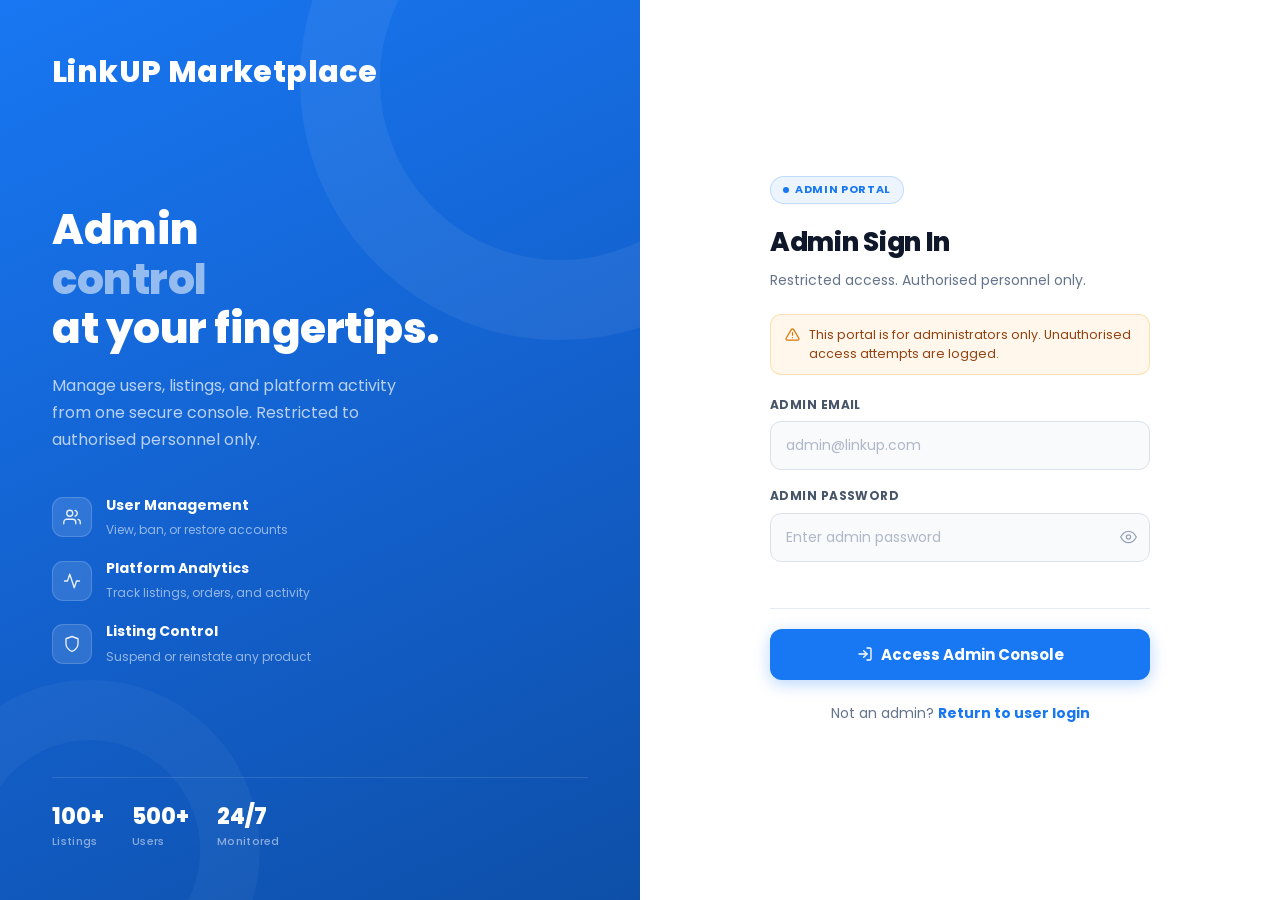
<file: LinkUP Project/frontend/admin-login.html>
<!DOCTYPE html>
<html lang="en">
<head>
<meta charset="UTF-8">
<meta name="viewport" content="width=device-width, initial-scale=1.0">
<title>Admin Sign In — LinkUP</title>
<link rel="stylesheet" href="style.css">
<style>

*, *::before, *::after { box-sizing: border-box; margin: 0; padding: 0; }

body {
    font-family: 'Poppins', 'Segoe UI', Arial, sans-serif;
    background: #f1f5f9;
    color: #0f172a;
    min-height: 100vh;
    -webkit-font-smoothing: antialiased;
}

/* ── FULL PAGE GRID ─────────────────────────────────────────── */
.auth-page {
    display: grid;
    grid-template-columns: 1fr 1fr;
    min-height: 100vh;
}

/* ── LEFT — brand panel ─────────────────────────────────────── */
.brand-panel {
    background: linear-gradient(155deg, #1877f2 0%, #1360cc 55%, #0d4fa8 100%);
    display: flex;
    flex-direction: column;
    justify-content: space-between;
    padding: 48px 52px;
    position: relative;
    overflow: hidden;
}

.brand-panel::before {
    content: '';
    position: absolute;
    width: 520px; height: 520px;
    border-radius: 50%;
    border: 80px solid rgba(255,255,255,.06);
    top: -180px; right: -180px;
    pointer-events: none;
}

.brand-panel::after {
    content: '';
    position: absolute;
    width: 340px; height: 340px;
    border-radius: 50%;
    border: 60px solid rgba(255,255,255,.04);
    bottom: -120px; left: -80px;
    pointer-events: none;
}

.bp-logo {
    font-size: 30px;
    font-weight: 800;
    color: #fff;
    letter-spacing: .4px;
    position: relative; z-index: 1;
}

.bp-body {
    position: relative; z-index: 1;
    flex: 1;
    display: flex;
    flex-direction: column;
    justify-content: center;
    padding: 40px 0;
}

.bp-headline {
    font-size: clamp(28px, 3.5vw, 42px);
    font-weight: 800;
    color: #fff;
    line-height: 1.18;
    letter-spacing: -.5px;
    margin-bottom: 18px;
}

.bp-headline span { color: rgba(255,255,255,.55); }

.bp-sub {
    font-size: 16px;
    color: rgba(255,255,255,.7);
    line-height: 1.7;
    max-width: 360px;
    margin-bottom: 40px;
    font-weight: 400;
}

.bp-features { display: flex; flex-direction: column; gap: 16px; }

.bp-feature { display: flex; align-items: center; gap: 14px; }

.bp-feature-icon {
    width: 40px; height: 40px;
    border-radius: 11px;
    background: rgba(255,255,255,.12);
    border: 1px solid rgba(255,255,255,.16);
    display: flex; align-items: center; justify-content: center;
    flex-shrink: 0;
}

.bp-feature-icon svg {
    width: 18px; height: 18px;
    stroke: rgba(255,255,255,.9);
    fill: none; stroke-width: 1.8;
    stroke-linecap: round; stroke-linejoin: round;
}

.bp-feature-text strong {
    display: block;
    font-size: 14px; font-weight: 700;
    color: #fff; margin-bottom: 1px;
}

.bp-feature-text span { font-size: 12px; color: rgba(255,255,255,.55); }

.bp-stats {
    display: flex;
    gap: 28px;
    position: relative; z-index: 1;
    padding-top: 28px;
    border-top: 1px solid rgba(255,255,255,.12);
}

.bp-stat strong {
    display: block;
    font-size: 22px; font-weight: 800;
    color: #fff; line-height: 1;
}

.bp-stat span {
    font-size: 11px;
    color: rgba(255,255,255,.5);
    font-weight: 500;
    letter-spacing: .3px;
}

/* ── RIGHT — form panel ─────────────────────────────────────── */
.form-panel {
    background: #fff;
    display: flex;
    flex-direction: column;
    justify-content: center;
    align-items: center;
    padding: 48px 52px;
    overflow-y: auto;
}

.form-inner {
    width: 100%;
    max-width: 380px;
}

/* Admin badge */
.admin-badge {
    display: inline-flex;
    align-items: center;
    gap: 6px;
    background: rgba(24,119,242,.08);
    color: #1877f2;
    border: 1px solid rgba(24,119,242,.2);
    border-radius: 999px;
    padding: 4px 12px;
    font-size: 11px;
    font-weight: 700;
    letter-spacing: .06em;
    text-transform: uppercase;
    margin-bottom: 18px;
}

.badge-dot {
    width: 6px; height: 6px;
    background: #1877f2;
    border-radius: 50%;
    animation: pulse 2s ease infinite;
}

@keyframes pulse {
    0%, 100% { opacity: 1; }
    50%       { opacity: 0.35; }
}

.form-hdr { margin-bottom: 22px; }

.form-hdr h1 {
    font-size: 26px; font-weight: 800;
    color: #0f172a; margin-bottom: 6px;
    letter-spacing: -.3px;
}

.form-hdr p { font-size: 14px; color: #64748b; line-height: 1.6; }

/* Warning box */
.warning-box {
    background: rgba(245,158,11,.08);
    border: 1px solid rgba(245,158,11,.25);
    border-radius: 11px;
    padding: 11px 14px;
    font-size: 12.5px;
    color: #92400e;
    margin-bottom: 20px;
    display: flex;
    gap: 9px;
    align-items: flex-start;
    line-height: 1.5;
}

.warning-box svg {
    width: 15px; height: 15px;
    flex-shrink: 0; margin-top: 1px;
    stroke: #d97706; fill: none;
    stroke-width: 2; stroke-linecap: round; stroke-linejoin: round;
}

.f-group { margin-bottom: 16px; }

.f-group label {
    display: block;
    font-size: 12px; font-weight: 700;
    color: #475569;
    text-transform: uppercase; letter-spacing: .45px;
    margin-bottom: 7px;
}

.f-input {
    width: 100%; padding: 13px 15px;
    border: 1.5px solid #dbe2ea;
    border-radius: 11px;
    background: #f8fafc;
    font-size: 14px; font-family: inherit;
    color: #0f172a; outline: none;
    transition: border-color .18s, box-shadow .18s, background .18s;
}

.f-input:focus {
    border-color: #1877f2;
    background: #fff;
    box-shadow: 0 0 0 3px rgba(24,119,242,.11);
}

.f-input.err { border-color: #ef4444; background: #fff5f5; }
.f-input::placeholder { color: #b0b8c8; }

.pw-wrap { position: relative; }
.pw-wrap .f-input { padding-right: 46px; }

.pw-toggle {
    position: absolute; right: 13px; top: 50%;
    transform: translateY(-50%);
    background: none; border: none; cursor: pointer;
    color: #94a3b8; padding: 0;
    display: flex; align-items: center; justify-content: center;
    transition: color .18s;
}

.pw-toggle:hover { color: #1877f2; }

.pw-toggle svg {
    width: 17px; height: 17px;
    stroke: currentColor; fill: none;
    stroke-width: 1.8; stroke-linecap: round; stroke-linejoin: round;
}

.f-error {
    font-size: 12.5px; color: #ef4444;
    font-weight: 500; min-height: 18px;
    margin: -8px 0 14px;
    display: block;
}

.f-divider { height: 1px; background: #e4e9f2; margin: 20px 0; }

.submit-btn {
    width: 100%; padding: 14px;
    border: none; border-radius: 12px;
    background: #1877f2;
    color: #fff; font-size: 15px;
    font-weight: 700; cursor: pointer;
    font-family: inherit;
    transition: background .18s, transform .14s, box-shadow .18s;
    box-shadow: 0 4px 16px rgba(24,119,242,.3);
    display: flex; align-items: center;
    justify-content: center; gap: 8px;
}

.submit-btn:hover { background: #1360cc; transform: translateY(-1px); box-shadow: 0 7px 22px rgba(24,119,242,.35); }
.submit-btn:active { transform: translateY(0); }
.submit-btn:disabled { background: #94a3b8; box-shadow: none; cursor: not-allowed; transform: none; }

.spin {
    width: 16px; height: 16px;
    border: 2px solid rgba(255,255,255,.35);
    border-top-color: #fff;
    border-radius: 50%;
    animation: spinAnim .6s linear infinite;
}
@keyframes spinAnim { to { transform: rotate(360deg); } }

.form-footer {
    text-align: center; margin-top: 22px;
    font-size: 14px; color: #64748b;
}

.form-footer a {
    color: #1877f2; font-weight: 700;
    text-decoration: none; transition: color .18s;
}

.form-footer a:hover { color: #1360cc; }

#toast {
    position: fixed; bottom: 24px; right: 24px;
    background: #0f172a; color: #fff;
    padding: 13px 20px; border-radius: 12px;
    font-size: 13px; font-weight: 500;
    opacity: 0; pointer-events: none;
    z-index: 10000; transform: translateY(12px);
    transition: opacity .22s, transform .22s;
    border-left: 4px solid #1877f2;
    box-shadow: 0 8px 24px rgba(0,0,0,.18);
    max-width: 280px;
}
#toast.show { opacity: 1; transform: translateY(0); }
#toast.ok   { border-left-color: #22c55e; }
#toast.fail { border-left-color: #ef4444; }

@media (max-width: 900px) {
    .auth-page { grid-template-columns: 1fr; }
    .brand-panel { display: none; }
    .form-panel { padding: 40px 24px; min-height: 100vh; }
}

@media (max-width: 480px) {
    .form-panel { padding: 32px 18px; }
    .form-inner { max-width: 100%; }
}
</style>
</head>
<body>

<div id="toast"></div>

<div class="auth-page">

    <!-- LEFT — brand panel -->
    <div class="brand-panel">
        <div class="bp-logo">LinkUP Marketplace</div>

        <div class="bp-body">
            <h2 class="bp-headline">
                Admin<br>
                <span>control</span><br>
                at your fingertips.
            </h2>
            <p class="bp-sub">
                Manage users, listings, and platform activity from one secure console. Restricted to authorised personnel only.
            </p>

            <div class="bp-features">
                <div class="bp-feature">
                    <div class="bp-feature-icon">
                        <svg viewBox="0 0 24 24"><path d="M17 21v-2a4 4 0 0 0-4-4H5a4 4 0 0 0-4 4v2"/><circle cx="9" cy="7" r="4"/><path d="M23 21v-2a4 4 0 0 0-3-3.87"/><path d="M16 3.13a4 4 0 0 1 0 7.75"/></svg>
                    </div>
                    <div class="bp-feature-text">
                        <strong>User Management</strong>
                        <span>View, ban, or restore accounts</span>
                    </div>
                </div>
                <div class="bp-feature">
                    <div class="bp-feature-icon">
                        <svg viewBox="0 0 24 24"><polyline points="22 12 18 12 15 21 9 3 6 12 2 12"/></svg>
                    </div>
                    <div class="bp-feature-text">
                        <strong>Platform Analytics</strong>
                        <span>Track listings, orders, and activity</span>
                    </div>
                </div>
                <div class="bp-feature">
                    <div class="bp-feature-icon">
                        <svg viewBox="0 0 24 24"><path d="M12 22s8-4 8-10V5l-8-3-8 3v7c0 6 8 10 8 10z"/></svg>
                    </div>
                    <div class="bp-feature-text">
                        <strong>Listing Control</strong>
                        <span>Suspend or reinstate any product</span>
                    </div>
                </div>
            </div>
        </div>

        <div class="bp-stats">
            <div class="bp-stat"><strong>100+</strong><span>Listings</span></div>
            <div class="bp-stat"><strong>500+</strong><span>Users</span></div>
            <div class="bp-stat"><strong>24/7</strong><span>Monitored</span></div>
        </div>
    </div>

    <!-- RIGHT — form -->
    <div class="form-panel">
        <div class="form-inner">

            <div class="admin-badge">
                <div class="badge-dot"></div>
                Admin Portal
            </div>

            <div class="form-hdr">
                <h1>Admin Sign In</h1>
                <p>Restricted access. Authorised personnel only.</p>
            </div>

            <div class="warning-box">
                <svg viewBox="0 0 24 24"><path d="M10.29 3.86L1.82 18a2 2 0 0 0 1.71 3h16.94a2 2 0 0 0 1.71-3L13.71 3.86a2 2 0 0 0-3.42 0z"/><line x1="12" y1="9" x2="12" y2="13"/><line x1="12" y1="17" x2="12.01" y2="17"/></svg>
                This portal is for administrators only. Unauthorised access attempts are logged.
            </div>

            <div class="f-group">
                <label>Admin Email</label>
                <input class="f-input" type="email" id="adminEmail" placeholder="admin@linkup.com" onkeypress="if(event.key==='Enter')adminLogin()">
            </div>

            <div class="f-group">
                <label>Admin Password</label>
                <div class="pw-wrap">
                    <input class="f-input" type="password" id="adminPass" placeholder="Enter admin password" onkeypress="if(event.key==='Enter')adminLogin()">
                    <button class="pw-toggle" type="button" onclick="togglePw()" tabindex="-1">
                        <svg id="eyeIcon" viewBox="0 0 24 24"><path d="M1 12s4-8 11-8 11 8 11 8-4 8-11 8-11-8-11-8z"/><circle cx="12" cy="12" r="3"/></svg>
                    </button>
                </div>
            </div>

            <span class="f-error" id="loginError"></span>

            <div class="f-divider"></div>

            <button class="submit-btn" id="loginBtn" onclick="adminLogin()">
                <svg viewBox="0 0 24 24" style="width:16px;height:16px;stroke:#fff;fill:none;stroke-width:2;stroke-linecap:round;stroke-linejoin:round;">
                    <path d="M15 3h4a2 2 0 0 1 2 2v14a2 2 0 0 1-2 2h-4"/>
                    <polyline points="10 17 15 12 10 7"/>
                    <line x1="15" y1="12" x2="3" y2="12"/>
                </svg>
                Access Admin Console
            </button>

            <div class="form-footer">
                Not an admin? <a href="login.html">Return to user login</a>
            </div>

        </div>
    </div>

</div>

<script>
const ADMIN_CREDENTIALS = [
    { email: 'admin@linkup.com',  password: 'Admin@2025' },
    { email: 'denzel@linkup.com', password: 'Denzel@2025' },
];

function showToast(msg, type = '') {
    const t = document.getElementById('toast');
    t.textContent = msg;
    t.className = 'show ' + type;
    clearTimeout(t._t);
    t._t = setTimeout(() => t.className = '', 3000);
}

function togglePw() {
    const input = document.getElementById('adminPass');
    const show  = input.type === 'password';
    input.type  = show ? 'text' : 'password';
    document.getElementById('eyeIcon').innerHTML = show
        ? `<path d="M17.94 17.94A10.07 10.07 0 0 1 12 20c-7 0-11-8-11-8a18.45 18.45 0 0 1 5.06-5.94"/><path d="M9.9 4.24A9.12 9.12 0 0 1 12 4c7 0 11 8 11 8a18.5 18.5 0 0 1-2.16 3.19"/><line x1="1" y1="1" x2="23" y2="23"/>`
        : `<path d="M1 12s4-8 11-8 11 8 11 8-4 8-11 8-11-8-11-8z"/><circle cx="12" cy="12" r="3"/>`;
}

function adminLogin() {
    const email  = document.getElementById('adminEmail').value.trim().toLowerCase();
    const pass   = document.getElementById('adminPass').value;
    const errEl  = document.getElementById('loginError');
    const btn    = document.getElementById('loginBtn');

    errEl.textContent = '';
    document.getElementById('adminEmail').classList.remove('err');
    document.getElementById('adminPass').classList.remove('err');

    if (!email) {
        document.getElementById('adminEmail').classList.add('err');
        errEl.textContent = 'Please enter your admin email address.';
        return;
    }
    if (!pass) {
        document.getElementById('adminPass').classList.add('err');
        errEl.textContent = 'Please enter your admin password.';
        return;
    }

    btn.disabled = true;
    btn.innerHTML = '<div class="spin"></div> Verifying...';

    setTimeout(() => {
        const match = ADMIN_CREDENTIALS.find(c => c.email === email && c.password === pass);

        if (!match) {
            btn.disabled = false;
            btn.innerHTML = `
                <svg viewBox="0 0 24 24" style="width:16px;height:16px;stroke:#fff;fill:none;stroke-width:2;stroke-linecap:round;stroke-linejoin:round;">
                    <path d="M15 3h4a2 2 0 0 1 2 2v14a2 2 0 0 1-2 2h-4"/>
                    <polyline points="10 17 15 12 10 7"/>
                    <line x1="15" y1="12" x2="3" y2="12"/>
                </svg>
                Access Admin Console`;
            document.getElementById('adminEmail').classList.add('err');
            document.getElementById('adminPass').classList.add('err');
            errEl.textContent = 'Invalid credentials. Access denied.';

            const attempts = JSON.parse(localStorage.getItem('admin_failed_attempts') || '[]');
            attempts.push({ email, time: new Date().toISOString() });
            localStorage.setItem('admin_failed_attempts', JSON.stringify(attempts));
            return;
        }

        localStorage.setItem('adminLoggedIn', 'true');
        localStorage.setItem('adminEmail', match.email);
        localStorage.setItem('adminName', match.email === 'denzel@linkup.com' ? 'Denzel Chingodza' : 'Admin User');
        showToast('Access granted. Loading console...', 'ok');
        setTimeout(() => location.href = 'admin.html', 1000);
    }, 900);
}

// Always require login — clear any existing session
localStorage.removeItem('adminLoggedIn');
localStorage.removeItem('adminEmail');
localStorage.removeItem('adminName');
</script>
</body>
</html>
</file>
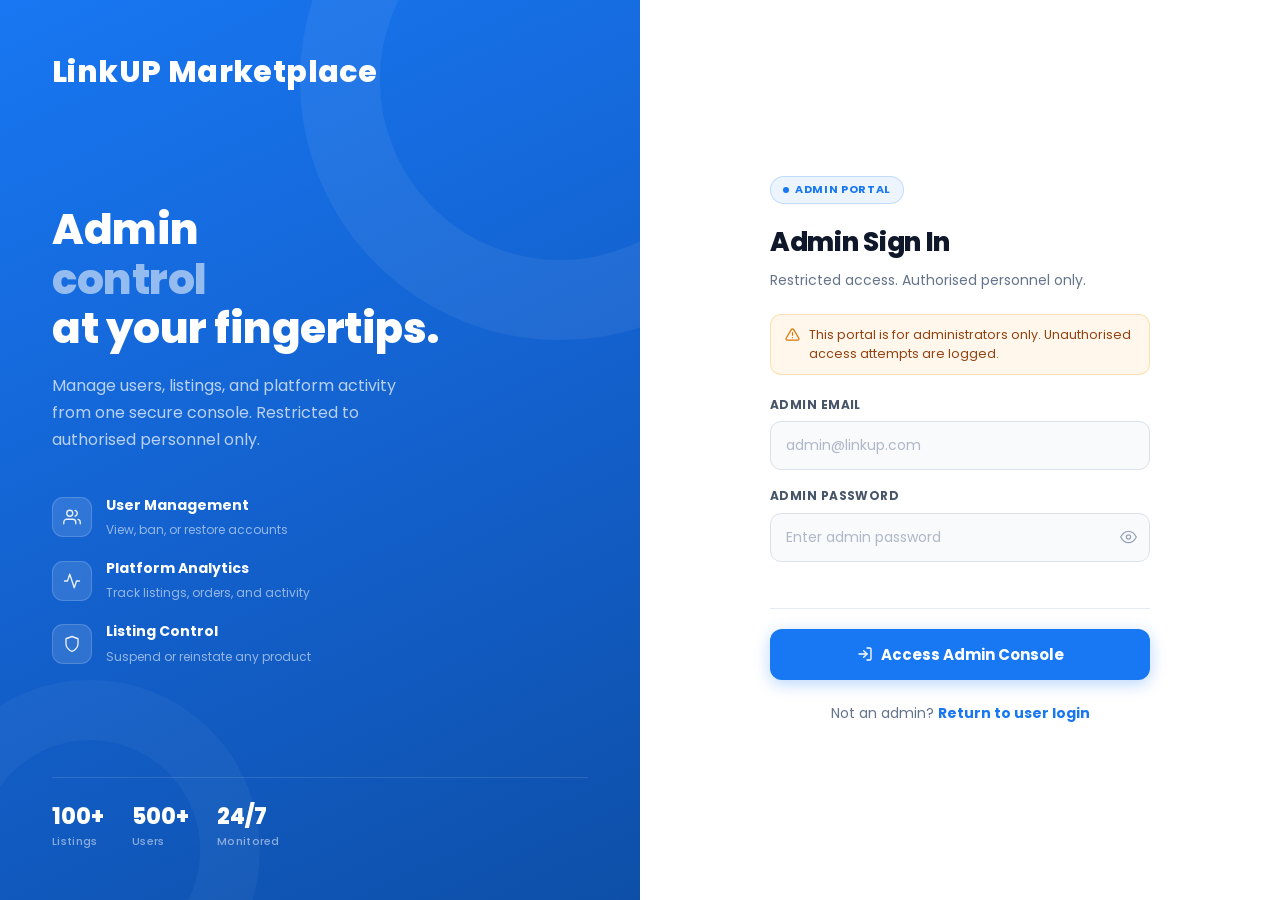
<file: LinkUP Project/frontend/admin.html>
<!DOCTYPE html>
<html lang="en">
<head>
<meta charset="UTF-8">
<meta name="viewport" content="width=device-width, initial-scale=1.0">
<title>LinkUP — Admin Console</title>
<link rel="preconnect" href="https://fonts.googleapis.com">
<link href="https://fonts.googleapis.com/css2?family=Inter:wght@400;500;600;700;800&family=DM+Sans:wght@400;500;600;700&display=swap" rel="stylesheet">

<style>
/* ── Variables ───────────────────────────────────────────── */
:root {
    --blue:        #1877f2;
    --blue-dark:   #1360cc;
    --blue-light:  #eff6ff;
    --blue-mid:    #dbeafe;
    --sidebar-w:   252px;
    --topbar-h:    60px;
    --white:       #ffffff;
    --bg:          #f8fafc;
    --bg2:         #f1f5f9;
    --border:      #e2e8f0;
    --border-light:#f1f5f9;
    --text:        #0f172a;
    --text-2:      #334155;
    --muted:       #64748b;
    --light:       #94a3b8;
    --green:       #10b981;
    --green-bg:    #ecfdf5;
    --amber:       #f59e0b;
    --amber-bg:    #fffbeb;
    --red:         #ef4444;
    --red-bg:      #fef2f2;
    --shadow-xs:   0 1px 3px rgba(0,0,0,.06);
    --shadow-sm:   0 1px 6px rgba(0,0,0,.07), 0 4px 16px rgba(0,0,0,.05);
    --shadow-md:   0 4px 20px rgba(0,0,0,.09);
    --radius:      10px;
    --radius-lg:   14px;
    --radius-xl:   18px;
}

*, *::before, *::after { box-sizing: border-box; margin: 0; padding: 0; }

html, body { height: 100%; }

body {
    font-family: 'DM Sans', sans-serif;
    background: var(--bg);
    color: var(--text);
    font-size: 14px;
    line-height: 1.5;
    -webkit-font-smoothing: antialiased;
}

a { text-decoration: none; color: inherit; }
button { font-family: inherit; cursor: pointer; border: none; background: none; }
input, select, textarea { font-family: inherit; }

/* ── SCROLLBAR ───────────────────────────────────────────── */
::-webkit-scrollbar { width: 5px; height: 5px; }
::-webkit-scrollbar-track { background: transparent; }
::-webkit-scrollbar-thumb { background: #cbd5e1; border-radius: 99px; }

/* ── TOAST ───────────────────────────────────────────────── */
#toast {
    position: fixed; bottom: 24px; right: 24px;
    background: var(--text); color: #fff;
    padding: 12px 18px; border-radius: var(--radius);
    font-size: 13px; font-weight: 500;
    opacity: 0; pointer-events: none; z-index: 9999;
    transform: translateY(10px);
    transition: opacity .22s, transform .22s;
    border-left: 3px solid var(--blue);
    box-shadow: var(--shadow-md); max-width: 300px;
    font-family: 'Inter', sans-serif;
}
#toast.show { opacity: 1; transform: translateY(0); }
#toast.ok   { border-left-color: var(--green); }
#toast.fail { border-left-color: var(--red); }
#toast.warn { border-left-color: var(--amber); }

/* ── LAYOUT ──────────────────────────────────────────────── */
.shell { display: flex; min-height: 100vh; }

/* ── SIDEBAR ─────────────────────────────────────────────── */
.sidebar {
    width: var(--sidebar-w);
    flex-shrink: 0;
    background: var(--white);
    border-right: 1px solid var(--border);
    display: flex;
    flex-direction: column;
    position: sticky;
    top: 0;
    height: 100vh;
    overflow-y: auto;
    z-index: 200;
    transition: transform .28s ease;
}

/* Brand */
.sb-brand {
    padding: 20px 20px 16px;
    border-bottom: 1px solid var(--border-light);
    display: flex;
    align-items: center;
    gap: 11px;
}

.sb-logo-svg {
    flex-shrink: 0;
}

.sb-brand-text strong {
    display: block;
    font-size: 15px;
    font-weight: 800;
    color: var(--text);
    font-family: 'Inter', sans-serif;
    letter-spacing: -.2px;
}

.sb-brand-text span {
    font-size: 11px;
    color: var(--light);
    font-weight: 500;
    letter-spacing: .2px;
    text-transform: uppercase;
}

/* Admin identity */
.sb-identity {
    margin: 12px 14px;
    background: var(--blue-light);
    border: 1px solid var(--blue-mid);
    border-radius: var(--radius);
    padding: 11px 13px;
    display: flex;
    align-items: center;
    gap: 10px;
}

.sb-avatar {
    width: 34px; height: 34px;
    border-radius: 8px;
    background: var(--blue);
    color: #fff;
    display: flex; align-items: center; justify-content: center;
    font-size: 13px; font-weight: 700;
    flex-shrink: 0;
    font-family: 'Inter', sans-serif;
}

.sb-identity-info strong {
    display: block;
    font-size: 13px;
    font-weight: 700;
    color: var(--text);
}

.sb-identity-info span {
    font-size: 11px;
    color: var(--blue);
    font-weight: 600;
}

/* Nav */
.sb-nav { padding: 6px 10px; flex: 1; }

.sb-section-label {
    font-size: 10px;
    font-weight: 700;
    text-transform: uppercase;
    letter-spacing: 1px;
    color: var(--light);
    padding: 14px 10px 5px;
    font-family: 'Inter', sans-serif;
}

.sb-link {
    display: flex;
    align-items: center;
    gap: 10px;
    padding: 9px 12px;
    border-radius: var(--radius);
    font-size: 13.5px;
    font-weight: 500;
    color: var(--muted);
    cursor: pointer;
    margin-bottom: 1px;
    transition: background .14s, color .14s;
    width: 100%;
    text-align: left;
}

.sb-link:hover { background: var(--bg); color: var(--text-2); }

.sb-link.active {
    background: var(--blue-light);
    color: var(--blue);
    font-weight: 600;
}

.sb-link svg {
    width: 16px; height: 16px;
    flex-shrink: 0;
    stroke: currentColor;
    fill: none;
    stroke-width: 1.8;
    stroke-linecap: round;
    stroke-linejoin: round;
}

.sb-divider { height: 1px; background: var(--border-light); margin: 6px 10px; }

.nav-badge {
    margin-left: auto;
    background: var(--blue);
    color: #fff;
    font-size: 10px;
    font-weight: 700;
    padding: 2px 7px;
    border-radius: 20px;
    font-family: 'Inter', sans-serif;
}

/* Sidebar bottom */
.sb-bottom {
    padding: 10px;
    border-top: 1px solid var(--border-light);
}

.sb-bottom-btn {
    display: flex;
    align-items: center;
    gap: 10px;
    padding: 9px 12px;
    border-radius: var(--radius);
    font-size: 13px;
    color: var(--muted);
    cursor: pointer;
    transition: background .14s, color .14s;
    width: 100%;
    font-weight: 500;
}

.sb-bottom-btn:hover { background: var(--bg); color: var(--text-2); }
.sb-bottom-btn.logout:hover { background: var(--red-bg); color: var(--red); }

.sb-bottom-btn svg {
    width: 15px; height: 15px;
    flex-shrink: 0;
    stroke: currentColor;
    fill: none;
    stroke-width: 1.8;
    stroke-linecap: round;
    stroke-linejoin: round;
}
/* ── MAIN ────────────────────────────────────────────────── */
.main { flex: 1; display: flex; flex-direction: column; min-width: 0; }

/* Topbar */
.topbar {
    background: var(--white);
    border-bottom: 1px solid var(--border);
    padding: 0 28px;
    height: var(--topbar-h);
    display: flex;
    align-items: center;
    justify-content: space-between;
    position: sticky;
    top: 0;
    z-index: 99;
    gap: 16px;
}

.tb-left { display: flex; align-items: center; gap: 14px; }

.menu-toggle {
    display: none;
    color: var(--muted);
    cursor: pointer;
    padding: 4px;
}

.menu-toggle svg {
    width: 20px; height: 20px;
    stroke: currentColor;
    fill: none;
    stroke-width: 2;
    stroke-linecap: round;
}

.breadcrumb { display: flex; align-items: center; gap: 6px; }

.bc-root {
    font-size: 12px;
    color: var(--light);
    font-weight: 500;
    font-family: 'Inter', sans-serif;
}

.bc-sep { color: var(--light); font-size: 13px; }

.bc-cur {
    font-size: 14px;
    font-weight: 700;
    color: var(--text);
    font-family: 'Inter', sans-serif;
}

.tb-right { display: flex; align-items: center; gap: 8px; }

.tb-search {
    display: flex;
    align-items: center;
    gap: 8px;
    background: var(--bg);
    border: 1px solid var(--border);
    border-radius: var(--radius);
    padding: 7px 12px;
    transition: border-color .18s, box-shadow .18s;
}

.tb-search:focus-within {
    border-color: var(--blue);
    box-shadow: 0 0 0 3px rgba(24,119,242,.08);
}

.tb-search svg {
    width: 14px; height: 14px;
    color: var(--light);
    stroke: currentColor;
    fill: none;
    stroke-width: 2;
    stroke-linecap: round;
    flex-shrink: 0;
}

.tb-search input {
    border: none;
    background: none;
    outline: none;
    font-size: 13px;
    color: var(--text);
    width: 190px;
}

.tb-search input::placeholder { color: var(--light); }

.tb-icon-btn {
    width: 36px; height: 36px;
    border-radius: var(--radius);
    background: var(--white);
    border: 1px solid var(--border);
    color: var(--muted);
    display: flex; align-items: center; justify-content: center;
    cursor: pointer;
    position: relative;
    transition: all .14s;
}

.tb-icon-btn:hover {
    background: var(--blue-light);
    border-color: var(--blue);
    color: var(--blue);
}

.tb-icon-btn svg {
    width: 16px; height: 16px;
    stroke: currentColor;
    fill: none;
    stroke-width: 1.8;
    stroke-linecap: round;
    stroke-linejoin: round;
}

.notif-dot {
    width: 7px; height: 7px;
    background: var(--red);
    border-radius: 50%;
    position: absolute;
    top: 7px; right: 7px;
    border: 2px solid #fff;
}

.tb-avatar {
    width: 34px; height: 34px;
    border-radius: var(--radius);
    background: var(--blue);
    color: #fff;
    display: flex; align-items: center; justify-content: center;
    font-size: 13px;
    font-weight: 700;
    cursor: pointer;
    flex-shrink: 0;
    font-family: 'Inter', sans-serif;
    transition: opacity .14s;
}

.tb-avatar:hover { opacity: .85; }

/* ── PAGE BODY ───────────────────────────────────────────── */
.page-body { padding: 24px 28px; flex: 1; }

.page-hdr { margin-bottom: 22px; }

.page-hdr h1 {
    font-size: 20px;
    font-weight: 800;
    color: var(--text);
    margin-bottom: 3px;
    font-family: 'Inter', sans-serif;
    letter-spacing: -.3px;
}

.page-hdr p { font-size: 13px; color: var(--muted); }

.section { display: none; }
.section.active { display: block; animation: fadeUp .28s ease; }

@keyframes fadeUp { from { opacity: 0; transform: translateY(10px); } to { opacity: 1; transform: translateY(0); } }

/* ── STAT CARDS ──────────────────────────────────────────── */
.stat-row {
    display: grid;
    grid-template-columns: repeat(auto-fit, minmax(200px, 1fr));
    gap: 14px;
    margin-bottom: 20px;
}

.stat-card {
    background: var(--white);
    border: 1px solid var(--border);
    border-radius: var(--radius-lg);
    padding: 20px 22px;
    box-shadow: var(--shadow-xs);
    transition: box-shadow .2s, transform .2s;
}

.stat-card:hover {
    box-shadow: var(--shadow-sm);
    transform: translateY(-1px);
}

.stat-card-top {
    display: flex;
    justify-content: space-between;
    align-items: flex-start;
    margin-bottom: 16px;
}

.stat-icon {
    width: 40px; height: 40px;
    border-radius: var(--radius);
    display: flex; align-items: center; justify-content: center;
}

.stat-icon svg {
    width: 18px; height: 18px;
    stroke: currentColor;
    fill: none;
    stroke-width: 1.8;
    stroke-linecap: round;
    stroke-linejoin: round;
}

.stat-icon.blue   { background: var(--blue-light);  color: var(--blue); }
.stat-icon.green  { background: var(--green-bg);     color: var(--green); }
.stat-icon.amber  { background: var(--amber-bg);     color: var(--amber); }
.stat-icon.red    { background: var(--red-bg);       color: var(--red); }

.stat-pill {
    font-size: 11px;
    font-weight: 600;
    padding: 3px 9px;
    border-radius: 99px;
    font-family: 'Inter', sans-serif;
}

.stat-pill.up   { background: var(--green-bg); color: var(--green); }
.stat-pill.blue { background: var(--blue-light); color: var(--blue); }
.stat-pill.amber { background: var(--amber-bg); color: var(--amber); }

.stat-value {
    font-size: 30px;
    font-weight: 800;
    color: var(--text);
    line-height: 1;
    margin-bottom: 5px;
    font-family: 'Inter', sans-serif;
    letter-spacing: -.5px;
}

.stat-label {
    font-size: 12px;
    color: var(--muted);
    font-weight: 500;
}

/* ── CARDS ───────────────────────────────────────────────── */
.card {
    background: var(--white);
    border: 1px solid var(--border);
    border-radius: var(--radius-lg);
    box-shadow: var(--shadow-xs);
    margin-bottom: 18px;
}

.card-hdr {
    display: flex;
    justify-content: space-between;
    align-items: center;
    padding: 16px 20px;
    border-bottom: 1px solid var(--border-light);
}

.card-hdr h3 {
    font-size: 14px;
    font-weight: 700;
    color: var(--text);
    font-family: 'Inter', sans-serif;
}

.card-hdr p {
    font-size: 12px;
    color: var(--muted);
    margin-top: 2px;
}

.card-body { padding: 20px; }

/* Two col */
.dash-cols {
    display: grid;
    grid-template-columns: 1fr 1fr;
    gap: 16px;
    margin-bottom: 18px;
}

/* ── ACTIVITY ────────────────────────────────────────────── */
.activity-list { display: flex; flex-direction: column; }

.activity-row {
    display: flex;
    align-items: center;
    gap: 12px;
    padding: 11px 14px;
    border-radius: var(--radius);
    transition: background .14s;
}

.activity-row:hover { background: var(--bg); }

.act-dot {
    width: 8px; height: 8px;
    border-radius: 50%;
    flex-shrink: 0;
}

.act-dot.blue  { background: var(--blue); }
.act-dot.green { background: var(--green); }
.act-dot.amber { background: var(--amber); }
.act-dot.red   { background: var(--red); }

.act-text { flex: 1; }
.act-text strong { font-size: 13px; font-weight: 600; display: block; color: var(--text); margin-bottom: 1px; }
.act-text span   { font-size: 11.5px; color: var(--light); }
.act-time { font-size: 11px; color: var(--light); white-space: nowrap; font-family: 'Inter', sans-serif; }

/* ── BAR CHART ───────────────────────────────────────────── */
.bar-chart { display: flex; flex-direction: column; gap: 14px; }

.bar-row { display: flex; align-items: center; gap: 12px; }

.bar-label {
    font-size: 12px;
    color: var(--muted);
    font-weight: 500;
    width: 82px;
    flex-shrink: 0;
}

.bar-track {
    flex: 1;
    height: 7px;
    background: var(--bg2);
    border-radius: 99px;
    overflow: hidden;
}

.bar-fill {
    height: 100%;
    border-radius: 99px;
    background: var(--blue);
    transition: width .6s ease;
}

.bar-fill.green { background: var(--green); }
.bar-fill.amber { background: var(--amber); }

.bar-pct {
    font-size: 12px;
    color: var(--muted);
    font-weight: 600;
    width: 34px;
    text-align: right;
    flex-shrink: 0;
    font-family: 'Inter', sans-serif;
}

/* ── BUTTONS ─────────────────────────────────────────────── */
.btn {
    display: inline-flex;
    align-items: center;
    gap: 6px;
    padding: 8px 16px;
    border-radius: var(--radius);
    font-size: 13px;
    font-weight: 600;
    cursor: pointer;
    transition: all .14s;
    white-space: nowrap;
    font-family: 'DM Sans', sans-serif;
}

.btn svg {
    width: 14px; height: 14px;
    stroke: currentColor;
    fill: none;
    stroke-width: 2;
    stroke-linecap: round;
    stroke-linejoin: round;
}

.btn-primary {
    background: var(--blue);
    color: #fff;
    border: 1px solid var(--blue);
}

.btn-primary:hover { background: var(--blue-dark); border-color: var(--blue-dark); }

.btn-ghost {
    background: var(--blue-light);
    color: var(--blue);
    border: 1px solid var(--blue-mid);
}

.btn-ghost:hover { background: var(--blue-mid); }

.btn-outline {
    background: var(--white);
    border: 1px solid var(--border);
    color: var(--text-2);
}

.btn-outline:hover { border-color: var(--blue); color: var(--blue); background: var(--blue-light); }

.btn-danger {
    background: var(--red-bg);
    color: var(--red);
    border: 1px solid #fecaca;
}

.btn-danger:hover { background: #fee2e2; }

.btn-sm { padding: 6px 12px; font-size: 12px; }

/* ── TABLE CONTROLS ──────────────────────────────────────── */
.table-controls {
    display: flex;
    align-items: center;
    gap: 10px;
    padding: 14px 20px;
    border-bottom: 1px solid var(--border-light);
    flex-wrap: wrap;
}

.tbl-search {
    display: flex;
    align-items: center;
    gap: 7px;
    background: var(--bg);
    border: 1px solid var(--border);
    border-radius: var(--radius);
    padding: 7px 12px;
    transition: border-color .18s;
}

.tbl-search:focus-within { border-color: var(--blue); }

.tbl-search svg {
    width: 13px; height: 13px;
    stroke: var(--light);
    fill: none;
    stroke-width: 2;
    flex-shrink: 0;
}

.tbl-search input {
    border: none;
    background: none;
    outline: none;
    font-size: 13px;
    color: var(--text);
    width: 185px;
}

.tbl-select {
    padding: 7px 12px;
    border: 1px solid var(--border);
    border-radius: var(--radius);
    background: var(--white);
    font-size: 13px;
    color: var(--text);
    outline: none;
    cursor: pointer;
    font-family: 'DM Sans', sans-serif;
}

.tbl-select:focus { border-color: var(--blue); }

.table-wrap { overflow-x: auto; }

/* ── DATA TABLE ──────────────────────────────────────────── */
table.data-table { width: 100%; border-collapse: collapse; }

table.data-table th {
    background: var(--bg);
    color: var(--muted);
    font-size: 11px;
    font-weight: 700;
    text-transform: uppercase;
    letter-spacing: .6px;
    padding: 11px 18px;
    text-align: left;
    border-bottom: 1px solid var(--border);
    white-space: nowrap;
    font-family: 'Inter', sans-serif;
}

table.data-table td {
    padding: 13px 18px;
    border-bottom: 1px solid var(--border-light);
    font-size: 13px;
    color: var(--text);
    vertical-align: middle;
}

table.data-table tr:last-child td { border-bottom: none; }
table.data-table tbody tr:hover td { background: var(--blue-light); }

/* User cell */
.user-cell { display: flex; align-items: center; gap: 10px; }

.user-initials {
    width: 32px; height: 32px;
    border-radius: 8px;
    background: var(--blue-light);
    color: var(--blue);
    display: flex; align-items: center; justify-content: center;
    font-size: 12px;
    font-weight: 700;
    flex-shrink: 0;
    font-family: 'Inter', sans-serif;
}

.user-cell-name  { font-size: 13px; font-weight: 600; color: var(--text); }
.user-cell-sub   { font-size: 11px; color: var(--light); }

/* Product image cell */
.prod-cell { display: flex; align-items: center; gap: 11px; }

.prod-thumb {
    width: 44px; height: 44px;
    border-radius: 8px;
    object-fit: cover;
    border: 1px solid var(--border);
    flex-shrink: 0;
    background: var(--bg);
}

.prod-cell-name  { font-size: 13px; font-weight: 600; color: var(--text); }
.prod-cell-cat   { font-size: 11px; color: var(--light); text-transform: capitalize; margin-top: 1px; }

/* Badges */
.badge {
    display: inline-block;
    padding: 3px 9px;
    border-radius: 20px;
    font-size: 11px;
    font-weight: 700;
    font-family: 'Inter', sans-serif;
    letter-spacing: .2px;
}

.badge-active  { background: var(--green-bg); color: #065f46; }
.badge-banned  { background: var(--red-bg);   color: #991b1b; }
.badge-pending { background: var(--amber-bg); color: #92400e; }
.badge-seller  { background: var(--blue-light); color: var(--blue); }
.badge-buyer   { background: var(--bg2); color: var(--muted); }
.badge-blue    { background: var(--blue-light); color: var(--blue); }
.badge-shipped { background: var(--green-bg); color: #065f46; }

/* Table footer */
.table-footer {
    display: flex;
    justify-content: space-between;
    align-items: center;
    padding: 12px 18px;
    border-top: 1px solid var(--border-light);
    font-size: 12px;
    color: var(--muted);
    font-family: 'Inter', sans-serif;
}

.page-btns { display: flex; gap: 4px; }

.page-btn {
    width: 30px; height: 30px;
    border-radius: var(--radius);
    border: 1px solid var(--border);
    background: var(--white);
    font-size: 12px;
    font-weight: 600;
    color: var(--muted);
    cursor: pointer;
    display: flex; align-items: center; justify-content: center;
    transition: all .14s;
    font-family: 'Inter', sans-serif;
}

.page-btn:hover,
.page-btn.active { background: var(--blue); border-color: var(--blue); color: #fff; }
/* ── FORMS ───────────────────────────────────────────────── */
.form-section { margin-bottom: 24px; }

.form-section-title {
    font-size: 12px;
    font-weight: 700;
    color: var(--muted);
    text-transform: uppercase;
    letter-spacing: .5px;
    margin-bottom: 14px;
    padding-bottom: 10px;
    border-bottom: 1px solid var(--border-light);
    font-family: 'Inter', sans-serif;
}

.form-grid {
    display: grid;
    grid-template-columns: 1fr 1fr;
    gap: 14px;
}

.form-grid.cols-1 { grid-template-columns: 1fr; }
.form-full { grid-column: 1 / -1; }

.form-group { display: flex; flex-direction: column; gap: 6px; }

.form-label {
    font-size: 11.5px;
    font-weight: 700;
    color: var(--muted);
    text-transform: uppercase;
    letter-spacing: .4px;
    font-family: 'Inter', sans-serif;
}

.form-input {
    padding: 9px 13px;
    border: 1px solid var(--border);
    border-radius: var(--radius);
    background: var(--bg);
    font-size: 13px;
    color: var(--text);
    outline: none;
    transition: border-color .18s, background .18s, box-shadow .18s;
    width: 100%;
}

.form-input:focus {
    border-color: var(--blue);
    background: var(--white);
    box-shadow: 0 0 0 3px rgba(24,119,242,.08);
}

.form-input::placeholder { color: var(--light); }
.form-input[readonly] { background: var(--bg); color: var(--muted); cursor: default; }

select.form-input { cursor: pointer; }

.form-actions { display: flex; gap: 10px; margin-top: 4px; flex-wrap: wrap; }

/* ── SETTINGS CARD ───────────────────────────────────────── */
.settings-hero {
    background: linear-gradient(135deg, var(--blue) 0%, var(--blue-dark) 100%);
    border-radius: var(--radius-lg) var(--radius-lg) 0 0;
    padding: 28px;
    display: flex;
    align-items: center;
    gap: 20px;
    position: relative;
    overflow: hidden;
}

.settings-hero::before {
    content: '';
    position: absolute;
    width: 280px; height: 280px;
    border-radius: 50%;
    border: 48px solid rgba(255,255,255,.06);
    top: -140px; right: -60px;
    pointer-events: none;
}

.settings-hero-avatar {
    width: 68px; height: 68px;
    border-radius: 14px;
    background: rgba(255,255,255,.18);
    border: 2px solid rgba(255,255,255,.28);
    display: flex; align-items: center; justify-content: center;
    font-size: 26px; font-weight: 800;
    color: #fff;
    flex-shrink: 0;
    font-family: 'Inter', sans-serif;
}

.settings-hero-info strong {
    display: block;
    font-size: 20px;
    font-weight: 800;
    color: #fff;
    margin-bottom: 3px;
    font-family: 'Inter', sans-serif;
}

.settings-hero-info span { font-size: 13px; color: rgba(255,255,255,.7); }

.settings-hero-stats {
    display: flex;
    gap: 24px;
    margin-top: 12px;
}

.settings-hero-stats div {
    text-align: center;
}

.settings-hero-stats strong {
    display: block;
    font-size: 18px;
    font-weight: 800;
    color: #fff;
    font-family: 'Inter', sans-serif;
    line-height: 1;
    margin-bottom: 3px;
}

.settings-hero-stats span {
    font-size: 11px;
    color: rgba(255,255,255,.55);
    font-weight: 500;
    text-transform: uppercase;
    letter-spacing: .3px;
}

/* Settings tabs */
.settings-tabs {
    display: flex;
    gap: 2px;
    background: var(--bg);
    border-radius: var(--radius);
    padding: 3px;
    margin-bottom: 22px;
    overflow-x: auto;
}

.settings-tab {
    padding: 7px 16px;
    border-radius: var(--radius);
    font-size: 13px;
    font-weight: 500;
    color: var(--muted);
    cursor: pointer;
    white-space: nowrap;
    transition: all .14s;
    font-family: 'DM Sans', sans-serif;
}

.settings-tab.active {
    background: var(--white);
    color: var(--blue);
    font-weight: 700;
    box-shadow: var(--shadow-xs);
}

.settings-panel { display: none; }
.settings-panel.active { display: block; }

/* Toggle row */
.toggle-row {
    display: flex;
    justify-content: space-between;
    align-items: center;
    padding: 14px 16px;
    background: var(--bg);
    border-radius: var(--radius);
    margin-bottom: 8px;
}

.toggle-row-info strong { font-size: 13px; font-weight: 600; display: block; margin-bottom: 2px; }
.toggle-row-info span   { font-size: 12px; color: var(--muted); }

/* ── SYSTEM TABLE ────────────────────────────────────────── */
.sys-table { width: 100%; border-collapse: collapse; }
.sys-table tr:not(:last-child) td { border-bottom: 1px solid var(--border-light); }
.sys-table td { padding: 11px 14px; font-size: 13px; }
.sys-table td:first-child { color: var(--muted); font-weight: 600; width: 170px; font-family: 'Inter', sans-serif; font-size: 12px; text-transform: uppercase; letter-spacing: .3px; }
.sys-table td:last-child  { color: var(--text); font-weight: 600; font-family: 'Inter', sans-serif; }

/* ── QUICK ACTIONS ───────────────────────────────────────── */
.quick-action-grid {
    display: grid;
    grid-template-columns: repeat(auto-fit, minmax(180px, 1fr));
    gap: 12px;
}

.quick-action-card {
    padding: 18px;
    border: 1px solid var(--border);
    border-radius: var(--radius-lg);
    cursor: pointer;
    transition: all .18s;
    display: flex;
    flex-direction: column;
    gap: 10px;
    background: var(--white);
}

.quick-action-card:hover {
    border-color: var(--blue);
    background: var(--blue-light);
    transform: translateY(-2px);
    box-shadow: var(--shadow-sm);
}

.quick-action-icon {
    width: 38px; height: 38px;
    border-radius: var(--radius);
    background: var(--blue-light);
    display: flex; align-items: center; justify-content: center;
    color: var(--blue);
}

.quick-action-icon svg {
    width: 18px; height: 18px;
    stroke: currentColor;
    fill: none;
    stroke-width: 1.8;
    stroke-linecap: round;
    stroke-linejoin: round;
}

.quick-action-card span {
    font-size: 13px;
    font-weight: 600;
    color: var(--text);
}

.quick-action-card small {
    font-size: 11.5px;
    color: var(--muted);
    font-weight: 400;
}

/* ── MODAL ───────────────────────────────────────────────── */
.modal-backdrop {
    display: none;
    position: fixed; inset: 0;
    background: rgba(15,23,42,.45);
    backdrop-filter: blur(4px);
    z-index: 9000;
    align-items: center;
    justify-content: center;
    padding: 16px;
}

.modal-backdrop.show { display: flex; }

.modal {
    background: var(--white);
    border-radius: var(--radius-xl);
    width: 100%;
    max-width: 440px;
    box-shadow: var(--shadow-md);
    animation: modalIn .2s ease;
}

@keyframes modalIn { from { transform: scale(.93); opacity: 0; } to { transform: scale(1); opacity: 1; } }

.modal-hdr {
    display: flex;
    justify-content: space-between;
    align-items: center;
    padding: 18px 22px;
    border-bottom: 1px solid var(--border-light);
}

.modal-hdr h3 {
    font-size: 16px;
    font-weight: 700;
    font-family: 'Inter', sans-serif;
}

.modal-close {
    color: var(--light);
    font-size: 18px;
    cursor: pointer;
    padding: 2px 6px;
    border-radius: 6px;
    transition: background .14s;
    background: none;
    border: none;
}

.modal-close:hover { background: var(--bg); color: var(--text); }

.modal-body { padding: 22px; }

.modal-footer {
    padding: 14px 22px;
    border-top: 1px solid var(--border-light);
    display: flex;
    gap: 10px;
    justify-content: flex-end;
}

/* ── PRODUCT GRID (admin view) ───────────────────────────── */
.admin-product-grid {
    display: grid;
    grid-template-columns: repeat(auto-fill, minmax(210px, 1fr));
    gap: 16px;
    padding: 20px;
}

.admin-product-card {
    border: 1px solid var(--border);
    border-radius: var(--radius-lg);
    overflow: hidden;
    background: var(--white);
    transition: box-shadow .18s, transform .18s;
}

.admin-product-card:hover {
    box-shadow: var(--shadow-sm);
    transform: translateY(-2px);
}

.admin-product-card img {
    width: 100%;
    height: 150px;
    object-fit: cover;
    display: block;
    border-bottom: 1px solid var(--border-light);
}

.admin-product-body {
    padding: 13px 15px;
}

.admin-product-body h4 {
    font-size: 13px;
    font-weight: 700;
    color: var(--text);
    margin-bottom: 3px;
    white-space: nowrap;
    overflow: hidden;
    text-overflow: ellipsis;
}

.admin-product-price {
    font-size: 14px;
    font-weight: 800;
    color: var(--blue);
    margin-bottom: 8px;
    font-family: 'Inter', sans-serif;
}

.admin-product-footer {
    display: flex;
    justify-content: space-between;
    align-items: center;
    margin-top: 10px;
    padding-top: 10px;
    border-top: 1px solid var(--border-light);
}

.view-toggle {
    display: flex;
    gap: 4px;
    background: var(--bg);
    border-radius: var(--radius);
    padding: 3px;
}

.view-btn {
    width: 30px; height: 30px;
    border-radius: var(--radius);
    display: flex; align-items: center; justify-content: center;
    cursor: pointer;
    color: var(--muted);
    transition: all .14s;
    background: none;
    border: none;
}

.view-btn.active { background: var(--white); color: var(--blue); box-shadow: var(--shadow-xs); }

.view-btn svg {
    width: 14px; height: 14px;
    stroke: currentColor;
    fill: none;
    stroke-width: 2;
    stroke-linecap: round;
    stroke-linejoin: round;
}

/* ── RESPONSIVE ──────────────────────────────────────────── */
.sb-overlay {
    display: none;
    position: fixed; inset: 0;
    background: rgba(0,0,0,.35);
    z-index: 199;
}

.sb-overlay.show { display: block; }

@media (max-width: 1080px) { .dash-cols { grid-template-columns: 1fr; } }

@media (max-width: 900px) {
    .sidebar {
        position: fixed;
        left: 0; top: 0;
        height: 100vh;
        transform: translateX(-100%);
        box-shadow: none;
    }
    .sidebar.open {
        transform: translateX(0);
        box-shadow: 4px 0 32px rgba(0,0,0,.15);
    }
    .menu-toggle { display: flex; }
    .page-body { padding: 18px 16px; }
    .topbar { padding: 0 16px; }
    .tb-search input { width: 120px; }
    .form-grid { grid-template-columns: 1fr; }
}

@media (max-width: 580px) {
    .stat-row { grid-template-columns: 1fr 1fr; }
    .admin-product-grid { grid-template-columns: 1fr 1fr; }
    table.data-table th:nth-child(n+5),
    table.data-table td:nth-child(n+5) { display: none; }
}
</style>
</head>
<body>

<div id="toast"></div>
<div class="sb-overlay" id="sbOverlay" onclick="closeSidebar()"></div>

<!-- ══════════════════════════ MODAL: Add Product ═════════ -->
<div class="modal-backdrop" id="addProductModal" onclick="if(event.target===this)closeModal('addProductModal')">
  <div class="modal">
    <div class="modal-hdr">
      <h3>Add New Product</h3>
      <button class="modal-close" onclick="closeModal('addProductModal')">&#x2715;</button>
    </div>
    <div class="modal-body">
      <div class="form-group" style="margin-bottom:12px;">
        <label class="form-label">Product Name</label>
        <input class="form-input" id="mp-name" placeholder="e.g. Samsung Galaxy S24">
      </div>
      <div style="display:grid;grid-template-columns:1fr 1fr;gap:12px;margin-bottom:12px;">
        <div class="form-group">
          <label class="form-label">Price (R)</label>
          <input class="form-input" id="mp-price" type="number" placeholder="8000">
        </div>
        <div class="form-group">
          <label class="form-label">Category</label>
          <select class="form-input" id="mp-cat">
            <option>electronics</option><option>clothing</option>
            <option>furniture</option><option>vehicles</option>
            <option>beauty</option><option>education</option>
          </select>
        </div>
      </div>
      <div class="form-group" style="margin-bottom:12px;">
        <label class="form-label">Image URL (optional)</label>
        <input class="form-input" id="mp-img" placeholder="https://...">
      </div>
      <div class="form-group">
        <label class="form-label">Description</label>
        <input class="form-input" id="mp-desc" placeholder="Short product description">
      </div>
    </div>
    <div class="modal-footer">
      <button class="btn btn-outline btn-sm" onclick="closeModal('addProductModal')">Cancel</button>
      <button class="btn btn-primary btn-sm" onclick="addProduct()">Publish Product</button>
    </div>
  </div>
</div>

<!-- ══════════════════════════ MODAL: Add User ════════════ -->
<div class="modal-backdrop" id="addUserModal" onclick="if(event.target===this)closeModal('addUserModal')">
  <div class="modal">
    <div class="modal-hdr">
      <h3>Add User</h3>
      <button class="modal-close" onclick="closeModal('addUserModal')">&#x2715;</button>
    </div>
    <div class="modal-body">
      <div class="form-group" style="margin-bottom:12px;">
        <label class="form-label">Full Name</label>
        <input class="form-input" id="mu-name" placeholder="Full name">
      </div>
      <div class="form-group" style="margin-bottom:12px;">
        <label class="form-label">Email Address</label>
        <input class="form-input" id="mu-email" type="email" placeholder="user@example.com">
      </div>
      <div class="form-group">
        <label class="form-label">Role</label>
        <select class="form-input" id="mu-role">
          <option>Buyer</option>
          <option>Seller</option>
        </select>
      </div>
    </div>
    <div class="modal-footer">
      <button class="btn btn-outline btn-sm" onclick="closeModal('addUserModal')">Cancel</button>
      <button class="btn btn-primary btn-sm" onclick="addUser()">Add User</button>
    </div>
  </div>
</div>

<!-- ══════════════════════════ SHELL ══════════════════════ -->
<div class="shell">

<!-- SIDEBAR -->
<aside class="sidebar" id="sidebar">

  <div class="sb-brand">
    <svg class="sb-logo-svg" width="116" height="34" viewBox="0 0 116 34" fill="none" xmlns="http://www.w3.org/2000/svg">
      <circle cx="12" cy="17" r="8" stroke="#1877f2" stroke-width="2.4" fill="none"/>
      <circle cx="24" cy="17" r="8" stroke="#1877f2" stroke-width="2.4" fill="none"/>
      <line x1="18" y1="14.5" x2="18" y2="5" stroke="#1877f2" stroke-width="2.4" stroke-linecap="round"/>
      <polyline points="14,9 18,4 22,9" stroke="#1877f2" stroke-width="2.4" stroke-linecap="round" stroke-linejoin="round" fill="none"/>
      <text x="38" y="23" font-family="Inter, sans-serif" font-size="17" font-weight="900" fill="#0f172a" letter-spacing="-0.3">Link<tspan fill="#1877f2">UP</tspan></text>
    </svg>
    <div class="sb-brand-text">
      <span>Admin Console</span>
    </div>
  </div>

  <div class="sb-identity">
    <div class="sb-avatar" id="sbAvatar">A</div>
    <div class="sb-identity-info">
      <strong id="sbName">Admin</strong>
      <span>Super Administrator</span>
    </div>
  </div>

  <nav class="sb-nav">
    <div class="sb-section-label">Overview</div>

    <button class="sb-link active" onclick="nav('dashboard',this)">
      <svg viewBox="0 0 24 24"><rect x="3" y="3" width="7" height="7" rx="1"/><rect x="14" y="3" width="7" height="7" rx="1"/><rect x="3" y="14" width="7" height="7" rx="1"/><rect x="14" y="14" width="7" height="7" rx="1"/></svg>
      Dashboard
    </button>

    <button class="sb-link" onclick="nav('users',this)">
      <svg viewBox="0 0 24 24"><path d="M17 21v-2a4 4 0 0 0-4-4H5a4 4 0 0 0-4 4v2"/><circle cx="9" cy="7" r="4"/><path d="M23 21v-2a4 4 0 0 0-3-3.87"/><path d="M16 3.13a4 4 0 0 1 0 7.75"/></svg>
      Users
      <span class="nav-badge" id="userNavBadge">0</span>
    </button>

    <button class="sb-link" onclick="nav('products',this)">
      <svg viewBox="0 0 24 24"><path d="M21 16V8a2 2 0 0 0-1-1.73l-7-4a2 2 0 0 0-2 0l-7 4A2 2 0 0 0 3 8v8a2 2 0 0 0 1 1.73l7 4a2 2 0 0 0 2 0l7-4A2 2 0 0 0 21 16z"/></svg>
      Products
      <span class="nav-badge" id="productNavBadge">0</span>
    </button>

    <button class="sb-link" onclick="nav('orders',this)">
      <svg viewBox="0 0 24 24"><path d="M9 11l3 3L22 4"/><path d="M21 12v7a2 2 0 0 1-2 2H5a2 2 0 0 1-2-2V5a2 2 0 0 1 2-2h11"/></svg>
      Orders
    </button>

    <button class="sb-link" onclick="nav('analytics',this)">
      <svg viewBox="0 0 24 24"><line x1="18" y1="20" x2="18" y2="10"/><line x1="12" y1="20" x2="12" y2="4"/><line x1="6" y1="20" x2="6" y2="14"/></svg>
      Analytics
    </button>

    <div class="sb-divider"></div>
    <div class="sb-section-label">Administration</div>

    <button class="sb-link" onclick="nav('settings',this)">
      <svg viewBox="0 0 24 24"><circle cx="12" cy="12" r="3"/><path d="M19.4 15a1.65 1.65 0 0 0 .33 1.82l.06.06a2 2 0 0 1-2.83 2.83l-.06-.06a1.65 1.65 0 0 0-1.82-.33 1.65 1.65 0 0 0-1 1.51V21a2 2 0 0 1-4 0v-.09A1.65 1.65 0 0 0 9 19.4a1.65 1.65 0 0 0-1.82.33l-.06.06a2 2 0 0 1-2.83-2.83l.06-.06A1.65 1.65 0 0 0 4.68 15a1.65 1.65 0 0 0-1.51-1H3a2 2 0 0 1 0-4h.09A1.65 1.65 0 0 0 4.6 9a1.65 1.65 0 0 0-.33-1.82l-.06-.06a2 2 0 0 1 2.83-2.83l.06.06A1.65 1.65 0 0 0 9 4.68a1.65 1.65 0 0 0 1-1.51V3a2 2 0 0 1 4 0v.09a1.65 1.65 0 0 0 1 1.51 1.65 1.65 0 0 0 1.82-.33l.06-.06a2 2 0 0 1 2.83 2.83l-.06.06A1.65 1.65 0 0 0 19.4 9a1.65 1.65 0 0 0 1.51 1H21a2 2 0 0 1 0 4h-.09a1.65 1.65 0 0 0-1.51 1z"/></svg>
      Settings
    </button>

    <button class="sb-link" onclick="nav('system',this)">
      <svg viewBox="0 0 24 24"><rect x="2" y="3" width="20" height="14" rx="2"/><line x1="8" y1="21" x2="16" y2="21"/><line x1="12" y1="17" x2="12" y2="21"/></svg>
      System
    </button>
  </nav>

  <div class="sb-bottom">
    <button class="sb-bottom-btn" onclick="window.open('index.html','_blank')">
      <svg viewBox="0 0 24 24"><path d="M3 9l9-7 9 7v11a2 2 0 0 1-2 2H5a2 2 0 0 1-2-2z"/><polyline points="9 22 9 12 15 12 15 22"/></svg>
      View Live Site
    </button>
    <button class="sb-bottom-btn logout" onclick="logout()">
      <svg viewBox="0 0 24 24"><path d="M9 21H5a2 2 0 0 1-2-2V5a2 2 0 0 1 2-2h4"/><polyline points="16 17 21 12 16 7"/><line x1="21" y1="12" x2="9" y2="12"/></svg>
      Sign Out
    </button>
  </div>
</aside>

<!-- MAIN -->
<div class="main">

  <header class="topbar">
    <div class="tb-left">
      <button class="menu-toggle" onclick="openSidebar()">
        <svg viewBox="0 0 24 24"><line x1="3" y1="6" x2="21" y2="6"/><line x1="3" y1="12" x2="21" y2="12"/><line x1="3" y1="18" x2="21" y2="18"/></svg>
      </button>
      <div class="breadcrumb">
        <span class="bc-root">LinkUP</span>
        <span class="bc-sep">&#8250;</span>
        <span class="bc-cur" id="bcCur">Dashboard</span>
      </div>
    </div>
    <div class="tb-right">
      <div class="tb-search">
        <svg viewBox="0 0 24 24" stroke-linecap="round"><circle cx="11" cy="11" r="8"/><line x1="21" y1="21" x2="16.65" y2="16.65"/></svg>
        <input placeholder="Search users, products..." oninput="globalSearch(this.value)" id="globalSearchInput">
      </div>
      <button class="tb-icon-btn" title="Notifications" onclick="showToast('No new notifications.','ok')">
        <svg viewBox="0 0 24 24"><path d="M18 8A6 6 0 0 0 6 8c0 7-3 9-3 9h18s-3-2-3-9"/><path d="M13.73 21a2 2 0 0 1-3.46 0"/></svg>
        <span class="notif-dot"></span>
      </button>
      <button class="tb-icon-btn" title="Refresh data" onclick="initAll()">
        <svg viewBox="0 0 24 24"><polyline points="23 4 23 10 17 10"/><polyline points="1 20 1 14 7 14"/><path d="M3.51 9a9 9 0 0 1 14.85-3.36L23 10M1 14l4.64 4.36A9 9 0 0 0 20.49 15"/></svg>
      </button>
      <button class="tb-icon-btn" title="View Storefront as Guest" onclick="viewStorefront()" style="display:flex;align-items:center;gap:6px;padding:0 12px;font-size:12px;font-weight:700;color:var(--blue);border:1.5px solid var(--blue-mid);border-radius:8px;height:36px;background:var(--blue-mid);">
        <svg viewBox="0 0 24 24" style="width:14px;height:14px;stroke:currentColor;fill:none;stroke-width:2;stroke-linecap:round;"><path d="M18 13v6a2 2 0 0 1-2 2H5a2 2 0 0 1-2-2V8a2 2 0 0 1 2-2h6"/><polyline points="15 3 21 3 21 9"/><line x1="10" y1="14" x2="21" y2="3"/></svg>
        View Store
      </button>
      <div class="tb-avatar" id="tbAvatar" onclick="nav('settings',document.querySelector('[onclick*=settings]'))">A</div>
    </div>
  </header>

  <div class="page-body">
    <!-- ══ DASHBOARD ══════════════════════════════════════ -->
    <div class="section active" id="sec-dashboard">
      <div class="page-hdr">
        <h1>Dashboard</h1>
        <p id="dashSubtitle">Welcome back. Here is a live overview of your platform.</p>
      </div>

      <div class="stat-row">
        <div class="stat-card">
          <div class="stat-card-top">
            <div class="stat-icon blue">
              <svg viewBox="0 0 24 24"><path d="M17 21v-2a4 4 0 0 0-4-4H5a4 4 0 0 0-4 4v2"/><circle cx="9" cy="7" r="4"/></svg>
            </div>
            <span class="stat-pill up" id="tdUsers">0 total</span>
          </div>
          <div class="stat-value" id="svUsers">0</div>
          <div class="stat-label">Registered Users</div>
        </div>

        <div class="stat-card">
          <div class="stat-card-top">
            <div class="stat-icon green">
              <svg viewBox="0 0 24 24"><path d="M21 16V8a2 2 0 0 0-1-1.73l-7-4a2 2 0 0 0-2 0l-7 4A2 2 0 0 0 3 8v8a2 2 0 0 0 1 1.73l7 4a2 2 0 0 0 2 0l7-4A2 2 0 0 0 21 16z"/></svg>
            </div>
            <span class="stat-pill up" id="tdProducts">0 listed</span>
          </div>
          <div class="stat-value" id="svProducts">0</div>
          <div class="stat-label">Products Listed</div>
        </div>

        <div class="stat-card">
          <div class="stat-card-top">
            <div class="stat-icon amber">
              <svg viewBox="0 0 24 24"><circle cx="9" cy="21" r="1"/><circle cx="20" cy="21" r="1"/><path d="M1 1h4l2.68 13.39a2 2 0 0 0 2 1.61h9.72a2 2 0 0 0 2-1.61L23 6H6"/></svg>
            </div>
            <span class="stat-pill amber">cart value</span>
          </div>
          <div class="stat-value" id="svRevenue">R0</div>
          <div class="stat-label">Cart Revenue</div>
        </div>

        <div class="stat-card">
          <div class="stat-card-top">
            <div class="stat-icon blue">
              <svg viewBox="0 0 24 24"><path d="M6 2L3 6v14a2 2 0 0 0 2 2h14a2 2 0 0 0 2-2V6l-3-4z"/><line x1="3" y1="6" x2="21" y2="6"/><path d="M16 10a4 4 0 0 1-8 0"/></svg>
            </div>
            <span class="stat-pill blue">in cart</span>
          </div>
          <div class="stat-value" id="svCartItems">0</div>
          <div class="stat-label">Cart Items</div>
        </div>
      </div>

      <div class="dash-cols">
        <div class="card">
          <div class="card-hdr">
            <div>
              <h3>Recent Activity</h3>
              <p>Latest platform events</p>
            </div>
            <button class="btn btn-ghost btn-sm" onclick="nav('users',document.querySelector('[onclick*=\'users\']'))">View Users</button>
          </div>
          <div class="card-body" style="padding:8px 0;">
            <div class="activity-list" id="activityList"></div>
          </div>
        </div>

        <div class="card">
          <div class="card-hdr">
            <h3>Sales by Category</h3>
          </div>
          <div class="card-body">
            <div class="bar-chart">
              <div class="bar-row"><div class="bar-label">Electronics</div><div class="bar-track"><div class="bar-fill" style="width:82%"></div></div><div class="bar-pct">82%</div></div>
              <div class="bar-row"><div class="bar-label">Clothing</div><div class="bar-track"><div class="bar-fill green" style="width:55%"></div></div><div class="bar-pct">55%</div></div>
              <div class="bar-row"><div class="bar-label">Furniture</div><div class="bar-track"><div class="bar-fill amber" style="width:38%"></div></div><div class="bar-pct">38%</div></div>
              <div class="bar-row"><div class="bar-label">Vehicles</div><div class="bar-track"><div class="bar-fill" style="width:24%"></div></div><div class="bar-pct">24%</div></div>
              <div class="bar-row"><div class="bar-label">Beauty</div><div class="bar-track"><div class="bar-fill green" style="width:16%"></div></div><div class="bar-pct">16%</div></div>
            </div>
          </div>
        </div>
      </div>

      <!-- Quick Actions -->
      <div class="card">
        <div class="card-hdr"><h3>Quick Actions</h3></div>
        <div class="card-body">
          <div class="quick-action-grid">
            <div class="quick-action-card" onclick="openModal('addUserModal')">
              <div class="quick-action-icon">
                <svg viewBox="0 0 24 24"><path d="M16 21v-2a4 4 0 0 0-4-4H6a4 4 0 0 0-4 4v2"/><circle cx="9" cy="7" r="4"/><line x1="19" y1="8" x2="19" y2="14"/><line x1="22" y1="11" x2="16" y2="11"/></svg>
              </div>
              <span>Add User</span>
              <small>Register a new user account</small>
            </div>
            <div class="quick-action-card" onclick="openModal('addProductModal')">
              <div class="quick-action-icon">
                <svg viewBox="0 0 24 24"><line x1="12" y1="5" x2="12" y2="19"/><line x1="5" y1="12" x2="19" y2="12"/></svg>
              </div>
              <span>Add Product</span>
              <small>Publish a new marketplace listing</small>
            </div>
            <div class="quick-action-card" onclick="nav('analytics',document.querySelector('[onclick*=analytics]'))">
              <div class="quick-action-icon">
                <svg viewBox="0 0 24 24"><line x1="18" y1="20" x2="18" y2="10"/><line x1="12" y1="20" x2="12" y2="4"/><line x1="6" y1="20" x2="6" y2="14"/></svg>
              </div>
              <span>Analytics</span>
              <small>View platform performance</small>
            </div>
            <div class="quick-action-card" onclick="exportAllData()">
              <div class="quick-action-icon">
                <svg viewBox="0 0 24 24"><path d="M21 15v4a2 2 0 0 1-2 2H5a2 2 0 0 1-2-2v-4"/><polyline points="7 10 12 15 17 10"/><line x1="12" y1="15" x2="12" y2="3"/></svg>
              </div>
              <span>Export Data</span>
              <small>Download full platform export</small>
            </div>
          </div>
        </div>
      </div>
    </div>

    <!-- ══ USERS ══════════════════════════════════════════ -->
    <div class="section" id="sec-users">
      <div class="page-hdr">
        <h1>User Management</h1>
        <p>View, manage and control all registered users on the platform.</p>
      </div>
      <div class="card">
        <div class="table-controls">
          <div class="tbl-search">
            <svg viewBox="0 0 24 24" stroke-linecap="round"><circle cx="11" cy="11" r="8"/><line x1="21" y1="21" x2="16.65" y2="16.65"/></svg>
            <input placeholder="Search by name or email..." oninput="filterUsers(this.value)">
          </div>
          <select class="tbl-select" onchange="filterUserStatus(this.value)">
            <option value="all">All Statuses</option>
            <option value="Active">Active</option>
            <option value="Banned">Suspended</option>
          </select>
          <select class="tbl-select" onchange="filterUserRole(this.value)">
            <option value="all">All Roles</option>
            <option value="Seller">Sellers</option>
            <option value="Buyer">Buyers</option>
          </select>
          <div style="margin-left:auto;display:flex;gap:8px;">
            <button class="btn btn-primary btn-sm" onclick="openModal('addUserModal')">
              <svg viewBox="0 0 24 24"><line x1="12" y1="5" x2="12" y2="19"/><line x1="5" y1="12" x2="19" y2="12"/></svg>
              Add User
            </button>
            <button class="btn btn-outline btn-sm" onclick="exportUsers()">Export CSV</button>
          </div>
        </div>
        <div class="table-wrap">
          <table class="data-table">
            <thead>
              <tr>
                <th>User</th>
                <th>Email</th>
                <th>Joined</th>
                <th>Role</th>
                <th>Status</th>
                <th>Actions</th>
              </tr>
            </thead>
            <tbody id="userTableBody"></tbody>
          </table>
        </div>
        <div class="table-footer">
          <span id="userTableInfo">0 users</span>
          <div class="page-btns">
            <button class="page-btn active">1</button>
            <button class="page-btn">2</button>
          </div>
        </div>
      </div>
    </div>

    <!-- ══ PRODUCTS ═══════════════════════════════════════ -->
    <div class="section" id="sec-products">
      <div class="page-hdr">
        <h1>Product Management</h1>
        <p>Review, publish and remove all marketplace listings.</p>
      </div>
      <div class="card">
        <div class="table-controls">
          <div class="tbl-search">
            <svg viewBox="0 0 24 24" stroke-linecap="round"><circle cx="11" cy="11" r="8"/><line x1="21" y1="21" x2="16.65" y2="16.65"/></svg>
            <input placeholder="Search products..." oninput="filterProducts(this.value)" id="productSearchInput">
          </div>
          <select class="tbl-select" onchange="filterProductCat(this.value)">
            <option value="all">All Categories</option>
            <option value="electronics">Electronics</option>
            <option value="clothing">Clothing</option>
            <option value="furniture">Furniture</option>
            <option value="vehicles">Vehicles</option>
            <option value="beauty">Beauty</option>
            <option value="education">Books</option>
          </select>
          <div style="margin-left:auto;display:flex;gap:8px;align-items:center;">
            <div class="view-toggle">
              <button class="view-btn active" id="listViewBtn" onclick="setProductView('list')" title="List view">
                <svg viewBox="0 0 24 24"><line x1="8" y1="6" x2="21" y2="6"/><line x1="8" y1="12" x2="21" y2="12"/><line x1="8" y1="18" x2="21" y2="18"/><line x1="3" y1="6" x2="3.01" y2="6"/><line x1="3" y1="12" x2="3.01" y2="12"/><line x1="3" y1="18" x2="3.01" y2="18"/></svg>
              </button>
              <button class="view-btn" id="gridViewBtn" onclick="setProductView('grid')" title="Grid view">
                <svg viewBox="0 0 24 24"><rect x="3" y="3" width="7" height="7"/><rect x="14" y="3" width="7" height="7"/><rect x="3" y="14" width="7" height="7"/><rect x="14" y="14" width="7" height="7"/></svg>
              </button>
            </div>
            <button class="btn btn-primary btn-sm" onclick="openModal('addProductModal')">
              <svg viewBox="0 0 24 24"><line x1="12" y1="5" x2="12" y2="19"/><line x1="5" y1="12" x2="19" y2="12"/></svg>
              Add Product
            </button>
            <button class="btn btn-outline btn-sm" onclick="exportProducts()">Export CSV</button>
          </div>
        </div>

        <!-- List view -->
        <div id="productListView">
          <div class="table-wrap">
            <table class="data-table">
              <thead>
                <tr>
                  <th>#</th>
                  <th>Product</th>
                  <th>Category</th>
                  <th>Price</th>
                  <th>Status</th>
                  <th>Actions</th>
                </tr>
              </thead>
              <tbody id="productTableBody"></tbody>
            </table>
          </div>
        </div>

        <!-- Grid view -->
        <div id="productGridView" style="display:none;">
          <div class="admin-product-grid" id="productCardGrid"></div>
        </div>

        <div class="table-footer">
          <span id="productTableInfo">0 products</span>
        </div>
      </div>
    </div>

    <!-- ══ ORDERS ══════════════════════════════════════════ -->
    <div class="section" id="sec-orders">
      <div class="page-hdr">
        <h1>Order Management</h1>
        <p>Track and process all customer orders on the platform.</p>
      </div>
      <div class="stat-row" style="grid-template-columns:repeat(3,1fr);">
        <div class="stat-card">
          <div class="stat-card-top"><div class="stat-icon amber"><svg viewBox="0 0 24 24"><circle cx="12" cy="12" r="10"/><polyline points="12 6 12 12 16 14"/></svg></div><span class="stat-pill amber">pending</span></div>
          <div class="stat-value">24</div><div class="stat-label">Pending Orders</div>
        </div>
        <div class="stat-card">
          <div class="stat-card-top"><div class="stat-icon green"><svg viewBox="0 0 24 24"><polyline points="20 6 9 17 4 12"/></svg></div><span class="stat-pill up">fulfilled</span></div>
          <div class="stat-value">142</div><div class="stat-label">Completed Orders</div>
        </div>
        <div class="stat-card">
          <div class="stat-card-top"><div class="stat-icon red"><svg viewBox="0 0 24 24"><polyline points="1 4 1 10 7 10"/><path d="M3.51 15a9 9 0 1 0 .49-3.5"/></svg></div><span class="stat-pill" style="background:var(--red-bg);color:var(--red);">review</span></div>
          <div class="stat-value">3</div><div class="stat-label">Refund Requests</div>
        </div>
      </div>
      <div class="card">
        <div class="card-hdr">
          <div><h3>All Orders</h3><p>Showing most recent transactions</p></div>
        </div>
        <div class="table-wrap">
          <table class="data-table">
            <thead>
              <tr><th>Order ID</th><th>Customer</th><th>Product</th><th>Amount</th><th>Status</th><th>Actions</th></tr>
            </thead>
            <tbody id="ordersTableBody"></tbody>
          </table>
        </div>
      </div>
    </div>

    <!-- ══ ANALYTICS ═════════════════════════════════════ -->
    <div class="section" id="sec-analytics">
      <div class="page-hdr">
        <h1>Analytics</h1>
        <p>Live data from your platform. Updates every time you open this view.</p>
      </div>

      <!-- Top stat cards (live) -->
      <div class="stat-row">
        <div class="stat-card">
          <div class="stat-card-top"><div class="stat-icon blue"><svg viewBox="0 0 24 24"><path d="M17 21v-2a4 4 0 0 0-4-4H5a4 4 0 0 0-4 4v2"/><circle cx="9" cy="7" r="4"/></svg></div><span class="stat-pill up">registered</span></div>
          <div class="stat-value" id="svTotalUsers">0</div><div class="stat-label">Total Users</div>
        </div>
        <div class="stat-card">
          <div class="stat-card-top"><div class="stat-icon blue"><svg viewBox="0 0 24 24"><path d="M20 7H4a2 2 0 0 0-2 2v6a2 2 0 0 0 2 2h16a2 2 0 0 0 2-2V9a2 2 0 0 0-2-2z"/><path d="M16 21V5a2 2 0 0 0-2-2h-4a2 2 0 0 0-2 2v16"/></svg></div><span class="stat-pill up">live</span></div>
          <div class="stat-value" id="svActive">0</div><div class="stat-label">Active Users</div>
        </div>
        <div class="stat-card">
          <div class="stat-card-top"><div class="stat-icon blue"><svg viewBox="0 0 24 24"><path d="M6 2L3 6v14a2 2 0 0 0 2 2h14a2 2 0 0 0 2-2V6l-3-4z"/><line x1="3" y1="6" x2="21" y2="6"/></svg></div><span class="stat-pill up">listed</span></div>
          <div class="stat-value" id="svCart">0</div><div class="stat-label">Total Listings</div>
        </div>
        <div class="stat-card">
          <div class="stat-card-top"><div class="stat-icon blue"><svg viewBox="0 0 24 24"><line x1="12" y1="1" x2="12" y2="23"/><path d="M17 5H9.5a3.5 3.5 0 0 0 0 7h5a3.5 3.5 0 0 1 0 7H6"/></svg></div><span class="stat-pill up">cart value</span></div>
          <div class="stat-value" id="svRevenue2">R0</div><div class="stat-label">Cart Revenue</div>
        </div>
      </div>

      <!-- Two-column breakdown -->
      <div style="display:grid;grid-template-columns:1fr 1fr;gap:18px;margin-bottom:18px;">

        <!-- Listings by category -->
        <div class="card">
          <div class="card-hdr"><h3>Listings by Category</h3></div>
          <div class="card-body" id="anaCategoryBreakdown" style="padding-top:8px;">
            <p style="color:var(--light);font-size:13px;">Loading…</p>
          </div>
        </div>

        <!-- Users breakdown -->
        <div class="card">
          <div class="card-hdr"><h3>User Breakdown</h3></div>
          <div class="card-body" style="padding-top:8px;">
            <table style="width:100%;border-collapse:collapse;font-size:13px;">
              <thead>
                <tr style="border-bottom:1px solid var(--border-light);">
                  <th style="text-align:left;padding:6px 0;color:var(--light);font-weight:600;">Status</th>
                  <th style="text-align:right;padding:6px 0;color:var(--light);font-weight:600;">Count</th>
                </tr>
              </thead>
              <tbody id="anaUserBreakdown"></tbody>
            </table>
          </div>
        </div>
      </div>

      <!-- Recent user registrations -->
      <div class="card">
        <div class="card-hdr"><h3>Recent Registrations</h3><span id="anaRegCount" style="font-size:12px;color:var(--light);"></span></div>
        <div class="card-body" style="padding:0;">
          <table style="width:100%;border-collapse:collapse;font-size:13px;">
            <thead>
              <tr style="border-bottom:1px solid var(--border-light);">
                <th style="text-align:left;padding:10px 20px;color:var(--light);font-weight:600;">Name</th>
                <th style="text-align:left;padding:10px 20px;color:var(--light);font-weight:600;">Email</th>
                <th style="text-align:left;padding:10px 20px;color:var(--light);font-weight:600;">Status</th>
                <th style="text-align:right;padding:10px 20px;color:var(--light);font-weight:600;">Joined</th>
              </tr>
            </thead>
            <tbody id="anaRecentUsers"></tbody>
          </table>
        </div>
      </div>
    </div>

    <!-- ══ SETTINGS ═══════════════════════════════════════ -->
    <div class="section" id="sec-settings">
      <div class="page-hdr">
        <h1>Settings</h1>
        <p>Manage your admin profile, security and platform preferences.</p>
      </div>

      <div class="card" style="overflow:hidden;">
        <div class="settings-hero">
          <div class="settings-hero-avatar" id="profileHeroAvatar">A</div>
          <div class="settings-hero-info">
            <strong id="profileHeroName">Admin User</strong>
            <span id="profileHeroEmail">admin@linkup.com</span>
            <div class="settings-hero-stats">
              <div><strong id="profileHeroUsers">0</strong><span>Users</span></div>
              <div><strong id="profileHeroProducts">0</strong><span>Products</span></div>
              <div><strong>27</strong><span>Orders</span></div>
            </div>
          </div>
        </div>

        <div style="padding:24px;">
          <div class="settings-tabs">
            <button class="settings-tab active" onclick="showSettingsTab('profile',this)">Profile</button>
            <button class="settings-tab" onclick="showSettingsTab('security',this)">Security</button>
            <button class="settings-tab" onclick="showSettingsTab('preferences',this)">Preferences</button>
            <button class="settings-tab" onclick="showSettingsTab('notifications',this)">Notifications</button>
          </div>

          <!-- Profile -->
          <div class="settings-panel active" id="stab-profile">
            <div class="form-section">
              <div class="form-section-title">Personal Information</div>
              <div class="form-grid">
                <div class="form-group">
                  <label class="form-label">Full Name</label>
                  <input class="form-input" id="sName" placeholder="Your full name">
                </div>
                <div class="form-group">
                  <label class="form-label">Email Address</label>
                  <input class="form-input" id="sEmail" type="email" placeholder="admin@linkup.com">
                </div>
                <div class="form-group">
                  <label class="form-label">Phone Number</label>
                  <input class="form-input" id="sPhone" placeholder="+27 81 234 5678">
                </div>
                <div class="form-group">
                  <label class="form-label">Role</label>
                  <input class="form-input" value="Super Administrator" readonly>
                </div>
              </div>
              <div class="form-actions" style="margin-top:14px;">
                <button class="btn btn-primary" onclick="saveProfile()">Save Changes</button>
                <button class="btn btn-outline" onclick="loadProfile()">Discard</button>
              </div>
            </div>
          </div>

          <!-- Security -->
          <div class="settings-panel" id="stab-security">
            <div class="form-section">
              <div class="form-section-title">Change Password</div>
              <div class="form-grid cols-1" style="max-width:400px;">
                <div class="form-group">
                  <label class="form-label">Current Password</label>
                  <input class="form-input" type="password" id="curPass" placeholder="Current password">
                </div>
                <div class="form-group">
                  <label class="form-label">New Password</label>
                  <input class="form-input" type="password" id="newPass" placeholder="Minimum 6 characters">
                </div>
                <div class="form-group">
                  <label class="form-label">Confirm New Password</label>
                  <input class="form-input" type="password" id="confPass" placeholder="Repeat new password">
                </div>
              </div>
              <div class="form-actions" style="margin-top:14px;">
                <button class="btn btn-primary" onclick="changePassword()">Update Password</button>
              </div>
            </div>
            <div class="form-section">
              <div class="form-section-title">Two-Factor Authentication</div>
              <div class="toggle-row">
                <div class="toggle-row-info">
                  <strong>Authenticator App</strong>
                  <span>Add an extra layer of security to your admin account</span>
                </div>
                <button class="btn btn-outline btn-sm" onclick="showToast('2FA setup coming soon.','warn')">Enable</button>
              </div>
              <div class="toggle-row">
                <div class="toggle-row-info">
                  <strong>Login Alerts</strong>
                  <span>Email notification on every new sign-in</span>
                </div>
                <button class="btn btn-ghost btn-sm">Enabled</button>
              </div>
            </div>
          </div>

          <!-- Preferences -->
          <div class="settings-panel" id="stab-preferences">
            <div class="form-section">
              <div class="form-section-title">Display</div>
              <div class="form-grid">
                <div class="form-group">
                  <label class="form-label">Currency</label>
                  <select class="form-input">
                    <option>ZAR (South African Rand)</option>
                    <option>USD (US Dollar)</option>
                  </select>
                </div>
                <div class="form-group">
                  <label class="form-label">Language</label>
                  <select class="form-input">
                    <option>English</option>
                    <option>Afrikaans</option>
                    <option>Zulu</option>
                  </select>
                </div>
                <div class="form-group">
                  <label class="form-label">Date Format</label>
                  <select class="form-input">
                    <option>DD/MM/YYYY</option>
                    <option>MM/DD/YYYY</option>
                    <option>YYYY-MM-DD</option>
                  </select>
                </div>
                <div class="form-group">
                  <label class="form-label">Timezone</label>
                  <select class="form-input">
                    <option>SAST (UTC+2)</option>
                    <option>UTC</option>
                    <option>GMT</option>
                  </select>
                </div>
              </div>
              <div class="form-actions" style="margin-top:14px;">
                <button class="btn btn-primary" onclick="showToast('Preferences saved.','ok')">Save Preferences</button>
              </div>
            </div>
          </div>

          <!-- Notifications -->
          <div class="settings-panel" id="stab-notifications">
            <div class="form-section">
              <div class="form-section-title">Email Alerts</div>
              <div class="toggle-row">
                <div class="toggle-row-info">
                  <strong>New User Registrations</strong>
                  <span>Receive an alert whenever a new user creates an account</span>
                </div>
                <select class="tbl-select"><option>On</option><option>Off</option></select>
              </div>
              <div class="toggle-row">
                <div class="toggle-row-info">
                  <strong>New Orders</strong>
                  <span>Receive alerts for every new order placed on the platform</span>
                </div>
                <select class="tbl-select"><option>On</option><option>Off</option></select>
              </div>
              <div class="toggle-row">
                <div class="toggle-row-info">
                  <strong>Product Reports</strong>
                  <span>Alert when a listing is flagged by a user</span>
                </div>
                <select class="tbl-select"><option>On</option><option>Off</option></select>
              </div>
              <div class="toggle-row">
                <div class="toggle-row-info">
                  <strong>Refund Requests</strong>
                  <span>Notify when a customer submits a refund request</span>
                </div>
                <select class="tbl-select"><option>On</option><option>Off</option></select>
              </div>
              <div class="form-actions" style="margin-top:14px;">
                <button class="btn btn-primary" onclick="showToast('Notification preferences saved.','ok')">Save</button>
              </div>
            </div>
          </div>
        </div>

        <div style="padding:14px 24px;border-top:1px solid var(--border-light);display:flex;justify-content:space-between;align-items:center;background:var(--bg);">
          <span style="font-size:13px;color:var(--muted);">Signed in as <strong id="signedInAs" style="color:var(--text);">admin@linkup.com</strong></span>
          <button class="btn btn-danger btn-sm" onclick="logout()">Sign Out</button>
        </div>
      </div>
    </div>

    <!-- ══ SYSTEM ══════════════════════════════════════════ -->
    <div class="section" id="sec-system">
      <div class="page-hdr">
        <h1>System</h1>
        <p>Platform diagnostics, data management and system tools.</p>
      </div>
      <div class="dash-cols">
        <div class="card">
          <div class="card-hdr"><h3>System Information</h3></div>
          <div class="card-body" style="padding:0;">
            <table class="sys-table">
              <tr><td>Version</td><td>LinkUP v1.0.0</td></tr>
              <tr><td>Environment</td><td>Production</td></tr>
              <tr><td>Registered Users</td><td id="sysUsers">0</td></tr>
              <tr><td>Products Listed</td><td id="sysProducts">0</td></tr>
              <tr><td>Cart Items</td><td id="sysCart">0</td></tr>
              <tr><td>Cart Revenue</td><td id="sysRevenue">R0</td></tr>
              <tr><td>Storage Used</td><td id="sysStorage">0 KB</td></tr>
              <tr><td>Platform</td><td id="sysPlatform">—</td></tr>
              <tr><td>Last Updated</td><td id="sysTime">—</td></tr>
            </table>
          </div>
        </div>

        <div class="card">
          <div class="card-hdr"><h3>Data Management</h3></div>
          <div class="card-body" style="display:flex;flex-direction:column;gap:12px;">
            <div style="padding:16px;border:1px solid var(--border);border-radius:var(--radius);">
              <div style="font-size:13px;font-weight:700;margin-bottom:4px;color:var(--text);">Export All Data</div>
              <div style="font-size:12px;color:var(--muted);margin-bottom:12px;">Download a full JSON export of all users and products.</div>
              <button class="btn btn-ghost btn-sm" onclick="exportAllData()">Download Export</button>
            </div>
            <div style="padding:16px;border:1px solid var(--border);border-radius:var(--radius);">
              <div style="font-size:13px;font-weight:700;margin-bottom:4px;color:var(--text);">Web Search</div>
              <div style="font-size:12px;color:var(--muted);margin-bottom:10px;">Search the web for reference or platform support.</div>
              <div style="display:flex;gap:8px;">
                <input class="form-input" id="webSearchInput" placeholder="Search query..." style="flex:1;">
                <button class="btn btn-ghost btn-sm" onclick="searchWeb()">Search</button>
              </div>
            </div>
            <div style="padding:16px;border:1.5px solid #fecaca;background:var(--red-bg);border-radius:var(--radius);">
              <div style="font-size:13px;font-weight:700;color:var(--red);margin-bottom:4px;">Reset Platform Data</div>
              <div style="font-size:12px;color:var(--muted);margin-bottom:12px;">Clears all localStorage data permanently. This action cannot be undone.</div>
              <button class="btn btn-danger btn-sm" onclick="confirmReset()">Reset All Data</button>
            </div>
          </div>
        </div>
      </div>
    </div>

  </div><!-- /page-body -->
</div><!-- /main -->
</div><!-- /shell -->

<script>
/* ═══════════════════════════════════════════════════════
   PRODUCT CATALOGUE — mirrors product.html
═══════════════════════════════════════════════════════ */
const CATALOGUE = [
  { name:'iPhone 11',          category:'electronics', price:6000,  image:'https://images.unsplash.com/photo-1511707171634-5f897ff02aa9?w=300&auto=format&fit=crop' },
  { name:'PlayStation 5',      category:'electronics', price:14000, image:'https://images.unsplash.com/photo-1606813907291-d86efa9b94db?w=300&auto=format&fit=crop' },
  { name:'Jordan Sneakers',    category:'clothing',    price:1500,  image:'https://images.unsplash.com/photo-1552346154-21d32810aba3?w=300&auto=format&fit=crop' },
  { name:'MacBook Pro M1',     category:'electronics', price:10000, image:'https://images.unsplash.com/photo-1541807084-5c52b6b3adef?w=300&auto=format&fit=crop' },
  { name:'Dell Laptop Core i9',category:'electronics', price:13500, image:'https://images.unsplash.com/photo-1567521463850-4939134bcd4a?w=300&auto=format&fit=crop' },
  { name:'Headphones',         category:'electronics', price:1200,  image:'https://images.unsplash.com/photo-1505740420928-5e560c06d30e?w=300&auto=format&fit=crop' },
  { name:'Gaming PC',          category:'electronics', price:12000, image:'https://images.unsplash.com/photo-1587202372616-b43abea06c2a?w=300&auto=format&fit=crop' },
  { name:'Smart Watch',        category:'electronics', price:2200,  image:'https://images.unsplash.com/photo-1523275335684-37898b6baf30?w=300&auto=format&fit=crop' },
  { name:'Designer Handbag',   category:'clothing',    price:2400,  image:'https://images.unsplash.com/photo-1584917865442-de89df76afd3?w=300&auto=format&fit=crop' },
  { name:'Samsung TV 65"',     category:'electronics', price:9500,  image:'https://images.unsplash.com/photo-1593784991095-a205069470b6?w=300&auto=format&fit=crop' },
  { name:'Sofa Set',           category:'furniture',   price:4500,  image:'https://images.unsplash.com/photo-1586023492125-27b2c045efd7?w=300&auto=format&fit=crop' },
  { name:'Toyota Corolla',     category:'vehicles',    price:85000, image:'https://images.unsplash.com/photo-1502877338535-766e1452684a?w=300&auto=format&fit=crop' },
  { name:'Books Collection',   category:'education',   price:300,   image:'https://images.unsplash.com/photo-1512820790803-83ca734da794?w=300&auto=format&fit=crop' },
  { name:'Makeup Kit',         category:'beauty',      price:600,   image:'https://images.unsplash.com/photo-1512496015851-a90fb38ba796?w=300&auto=format&fit=crop' },
  { name:'AirPods Pro',        category:'electronics', price:3500,  image:'https://images.unsplash.com/photo-1606220945770-b5b6c2c55bf1?w=300&auto=format&fit=crop' },
  { name:'Hoodie',             category:'clothing',    price:850,   image:'https://images.unsplash.com/photo-1441984904996-e0b6ba687e04?w=300&auto=format&fit=crop' },
  { name:'Football Boots',     category:'clothing',    price:1200,  image:'https://images.unsplash.com/photo-1517649763962-0c623066013b?w=300&auto=format&fit=crop' },
  { name:'MacBook 2017 Core i5',category:'electronics',price:8000,  image:'https://images.unsplash.com/photo-1517336714731-489689fd1ca8?w=300&auto=format&fit=crop' },
  { name:'BMW',                category:'vehicles',    price:85000, image:'https://images.unsplash.com/photo-1502877338535-766e1452684a?w=300&auto=format&fit=crop' },
  { name:'Camera',             category:'electronics', price:7000,  image:'https://images.unsplash.com/photo-1495707902641-75cac588d2e9?w=300&auto=format&fit=crop' },
  { name:'Desk',               category:'furniture',   price:2500,  image:'https://images.unsplash.com/photo-1666249245520-eb1f564dc421?w=300&auto=format&fit=crop' },
  { name:'Office Chair',       category:'furniture',   price:1800,  image:'https://images.unsplash.com/photo-1580480055273-228ff5388ef8?w=300&auto=format&fit=crop' },
  { name:'Leather Jacket',     category:'clothing',    price:1800,  image:'https://images.unsplash.com/photo-1559551409-dadc959f76b8?w=300&auto=format&fit=crop' },
  { name:'Motorbike',          category:'vehicles',    price:30000, image:'https://images.unsplash.com/photo-1558981403-c5f9899a28bc?w=300&auto=format&fit=crop' },
  { name:'Ford Mustang 2020',  category:'vehicles',    price:120000,image:'https://images.unsplash.com/photo-1494976388531-d1058494cdd8?w=300&auto=format&fit=crop' },
  { name:'Perfume',            category:'beauty',      price:950,   image:'https://images.unsplash.com/photo-1541643600914-78b084683601?w=300&auto=format&fit=crop' },
  { name:'Skincare Set',       category:'beauty',      price:1100,  image:'https://images.unsplash.com/photo-1522335789203-aabd1fc54bc9?w=300&auto=format&fit=crop' },
  { name:'Gaming Monitor',     category:'electronics', price:4800,  image:'https://images.unsplash.com/photo-1527443224154-c4a3942d3acf?w=300&auto=format&fit=crop' },
  { name:'Drone',              category:'electronics', price:9000,  image:'https://images.unsplash.com/photo-1473968512647-3e447244af8f?w=300&auto=format&fit=crop' },
  { name:'Samsung Galaxy Tab', category:'electronics', price:5500,  image:'https://images.unsplash.com/photo-1544244015-0df4b3ffc6b0?w=300&auto=format&fit=crop' },
  { name:'Dining Table',       category:'furniture',   price:6000,  image:'https://images.unsplash.com/photo-1572025442348-511bdcae389b?w=300&auto=format&fit=crop' },
  { name:'Running Shoes',      category:'clothing',    price:1300,  image:'https://images.unsplash.com/photo-1542291026-7eec264c27ff?w=300&auto=format&fit=crop' },
  { name:'Gaming Keyboard',    category:'electronics', price:950,   image:'https://images.unsplash.com/photo-1511467687858-23d96c32e4ae?w=300&auto=format&fit=crop' },
  { name:'Refrigerator',       category:'electronics', price:8500,  image:'https://images.unsplash.com/photo-1584568694244-14fbdf83bd30?w=300&auto=format&fit=crop' },
  { name:'Washing Machine',    category:'electronics', price:7200,  image:'https://images.unsplash.com/photo-1626806787461-102c1bfaaea1?w=300&auto=format&fit=crop' },
];

/* ═══════════════════════════════════════════════════════
   TOAST
═══════════════════════════════════════════════════════ */
function viewStorefront() {
    localStorage.setItem('isGuest', 'true');
    localStorage.setItem('isLoggedIn', 'false');
    localStorage.removeItem('userEmail');
    localStorage.removeItem('userName');
    window.open('index.html', '_blank');
}

function showToast(msg, type = '') {
    const t = document.getElementById('toast');
    t.textContent = msg;
    t.className = 'show ' + type;
    clearTimeout(t._t);
    t._t = setTimeout(() => t.className = '', 3000);
}

/* ═══════════════════════════════════════════════════════
   NAVIGATION
═══════════════════════════════════════════════════════ */
function nav(id, el) {
    document.querySelectorAll('.section').forEach(s => s.classList.remove('active'));
    document.getElementById('sec-' + id).classList.add('active');
    document.querySelectorAll('.sb-link').forEach(l => l.classList.remove('active'));
    if (el) el.classList.add('active');
    const titles = {
        dashboard:'Dashboard', users:'User Management',
        products:'Product Management', orders:'Order Management',
        analytics:'Analytics', settings:'Settings', system:'System'
    };
    document.getElementById('bcCur').textContent = titles[id] || id;
    if (window.innerWidth <= 900) closeSidebar();
    if (id === 'system')    updateSystemInfo();
    if (id === 'analytics') updateAnalytics();
    if (id === 'orders')    renderOrders();
}
/* ═══════════════════════════════════════════════════════
   SIDEBAR
═══════════════════════════════════════════════════════ */
function openSidebar() {
    document.getElementById('sidebar').classList.add('open');
    document.getElementById('sbOverlay').classList.add('show');
    document.body.style.overflow = 'hidden';
}

function closeSidebar() {
    document.getElementById('sidebar').classList.remove('open');
    document.getElementById('sbOverlay').classList.remove('show');
    document.body.style.overflow = '';
}

/* ═══════════════════════════════════════════════════════
   USERS
═══════════════════════════════════════════════════════ */
let users = [];

function loadUsers() {
    const stored = JSON.parse(localStorage.getItem('linkup_users')) || [];
    if (!stored.length) {
        stored.push(
            { id:1, name:'John Doe',   email:'john@example.com',  status:'Active', role:'Buyer',  joined:'12 Jan 2025' },
            { id:2, name:'Alice M.',   email:'alice@example.com', status:'Active', role:'Seller', joined:'3 Feb 2025'  },
            { id:3, name:'Mike K.',    email:'mike@example.com',  status:'Banned', role:'Buyer',  joined:'28 Feb 2025' },
            { id:4, name:'Sarah L.',   email:'sarah@example.com', status:'Active', role:'Seller', joined:'5 Mar 2025'  },
            { id:5, name:'Kwame A.',   email:'kwame@example.com', status:'Active', role:'Buyer',  joined:'14 Mar 2025' }
        );
    }
    const email = localStorage.getItem('userEmail');
    if (email && !stored.find(u => u.email === email)) {
        const name = localStorage.getItem('userName') || email.split('@')[0];
        stored.unshift({ id: stored.length+1, name, email, status:'Active', role:'Buyer', joined: new Date().toLocaleDateString('en-ZA') });
    }
    users = stored;
    localStorage.setItem('linkup_users', JSON.stringify(users));
    syncUserCounts();
    renderUsers(users);
    buildActivityFeed();
}

function syncUserCounts() {
    const count  = users.length;
    const active = users.filter(u => u.status === 'Active').length;
    document.getElementById('svUsers').textContent          = count;
    document.getElementById('tdUsers').textContent          = count + ' total';
    document.getElementById('userNavBadge').textContent     = count;
    document.getElementById('profileHeroUsers').textContent = count;
    document.getElementById('sysUsers').textContent         = count;
    document.getElementById('svActive').textContent         = active;
}

function renderUsers(list) {
    const tbody = document.getElementById('userTableBody');
    document.getElementById('userTableInfo').textContent = list.length + ' user' + (list.length !== 1 ? 's' : '') + ' shown';
    tbody.innerHTML = list.length ? list.map((u, i) => `
        <tr>
            <td>
                <div class="user-cell">
                    <div class="user-initials">${(u.name||'?')[0].toUpperCase()}</div>
                    <div>
                        <div class="user-cell-name">${u.name}</div>
                        <div class="user-cell-sub">ID #${u.id || i+1}</div>
                    </div>
                </div>
            </td>
            <td style="color:var(--muted);">${u.email}</td>
            <td style="color:var(--light);font-size:12px;font-family:'Inter',sans-serif;">${u.joined || '—'}</td>
            <td><span class="badge ${u.role==='Seller'?'badge-seller':'badge-buyer'}">${u.role||'Buyer'}</span></td>
            <td><span class="badge ${u.status==='Active'?'badge-active':'badge-banned'}">${u.status}</span></td>
            <td>
                <div style="display:flex;gap:6px;flex-wrap:wrap;">
                    <button class="btn btn-outline btn-sm" onclick="toggleBan(${i})">${u.status==='Active'?'Suspend':'Reinstate'}</button>
                    <button class="btn btn-ghost btn-sm" onclick="toggleRole(${i})">${u.role==='Seller'?'To Buyer':'To Seller'}</button>
                    <button class="btn btn-danger btn-sm" onclick="deleteUser(${i})">Remove</button>
                </div>
            </td>
        </tr>`).join('') : '<tr><td colspan="6" style="text-align:center;padding:40px;color:var(--light);">No users found</td></tr>';
}

function filterUsers(text) {
    const t = text.toLowerCase();
    renderUsers(users.filter(u => u.name.toLowerCase().includes(t) || u.email.toLowerCase().includes(t)));
}

function filterUserStatus(s) { renderUsers(s === 'all' ? users : users.filter(u => u.status === s)); }
function filterUserRole(r)   { renderUsers(r === 'all' ? users : users.filter(u => u.role === r)); }

function toggleBan(i) {
    users[i].status = users[i].status === 'Active' ? 'Banned' : 'Active';
    saveUsers(); renderUsers(users); syncUserCounts();
    showToast(users[i].name + ' is now ' + users[i].status + '.', users[i].status === 'Active' ? 'ok' : 'fail');
}

function toggleRole(i) {
    users[i].role = users[i].role === 'Seller' ? 'Buyer' : 'Seller';
    saveUsers(); renderUsers(users);
    showToast(users[i].name + ' role updated to ' + users[i].role + '.', 'ok');
}

function deleteUser(i) {
    const name = users[i].name;
    users.splice(i, 1);
    saveUsers(); renderUsers(users); syncUserCounts();
    showToast(name + ' removed from platform.', 'fail');
}

function addUser() {
    const name  = document.getElementById('mu-name').value.trim();
    const email = document.getElementById('mu-email').value.trim();
    const role  = document.getElementById('mu-role').value;
    if (!name || !email) { showToast('Name and email are required.', 'fail'); return; }
    users.unshift({ id: users.length+1, name, email, status:'Active', role, joined: new Date().toLocaleDateString('en-ZA') });
    saveUsers(); renderUsers(users); syncUserCounts();
    document.getElementById('mu-name').value = '';
    document.getElementById('mu-email').value = '';
    closeModal('addUserModal');
    showToast(name + ' added successfully.', 'ok');
}

function saveUsers() { localStorage.setItem('linkup_users', JSON.stringify(users)); }

function exportUsers() {
    const csv = ['ID,Name,Email,Status,Role,Joined',
        ...users.map(u => `${u.id},"${u.name}","${u.email}",${u.status},${u.role||'Buyer'},${u.joined||''}`)
    ].join('\n');
    download('linkup_users.csv', csv);
    showToast('Users exported.', 'ok');
}

/* ═══════════════════════════════════════════════════════
   PRODUCTS
═══════════════════════════════════════════════════════ */
let adminProducts = [];
let productView = 'list';
let filteredProducts = [];

function loadProducts() {
    const stored = JSON.parse(localStorage.getItem('admin_products')) || null;
    if (stored) {
        adminProducts = stored;
    } else {
        adminProducts = CATALOGUE.map(p => ({ ...p, status: 'Active' }));
        saveAdminProducts();
    }
    filteredProducts = [...adminProducts];
    syncProductCounts();
    renderProducts(filteredProducts);
}

function syncProductCounts() {
    const count = adminProducts.length;
    document.getElementById('svProducts').textContent          = count;
    document.getElementById('tdProducts').textContent          = count + ' listed';
    document.getElementById('productNavBadge').textContent     = count;
    document.getElementById('profileHeroProducts').textContent = count;
    document.getElementById('sysProducts').textContent         = count;
}

function saveAdminProducts() {
    localStorage.setItem('admin_products', JSON.stringify(adminProducts));
}

function getProductImage(p) {
    if (p.image && p.image.startsWith('http')) return p.image;
    const match = CATALOGUE.find(c => c.name.toLowerCase() === (p.name||'').toLowerCase());
    return match ? match.image : 'https://images.unsplash.com/photo-1523275335684-37898b6baf30?w=300&auto=format&fit=crop';
}

function setProductView(view) {
    productView = view;
    document.getElementById('listViewBtn').classList.toggle('active', view === 'list');
    document.getElementById('gridViewBtn').classList.toggle('active', view === 'grid');
    document.getElementById('productListView').style.display = view === 'list' ? 'block' : 'none';
    document.getElementById('productGridView').style.display = view === 'grid' ? 'block' : 'none';
}

function renderProducts(list) {
    document.getElementById('productTableInfo').textContent = list.length + ' product' + (list.length !== 1 ? 's' : '');

    // List view
    const tbody = document.getElementById('productTableBody');
    tbody.innerHTML = list.length ? list.map((p, i) => {
        const isSuspended = p.status === 'Suspended';
        return `
        <tr style="${isSuspended ? 'opacity:.6;' : ''}">
            <td style="color:var(--light);font-size:12px;font-family:'Inter',sans-serif;">${i+1}</td>
            <td>
                <div class="prod-cell">
                    <img class="prod-thumb" src="${getProductImage(p)}" alt="${p.name}" onerror="this.src='https://images.unsplash.com/photo-1523275335684-37898b6baf30?w=300&auto=format&fit=crop'">
                    <div>
                        <div class="prod-cell-name">${p.name}</div>
                        <div class="prod-cell-cat">${p.category}</div>
                    </div>
                </div>
            </td>
            <td><span class="badge badge-buyer" style="text-transform:capitalize;">${p.category}</span></td>
            <td style="font-weight:700;color:var(--blue);font-family:'Inter',sans-serif;">R${Number(p.price).toLocaleString()}</td>
            <td><span class="badge ${isSuspended ? 'badge-banned' : 'badge-active'}">${p.status || 'Active'}</span></td>
            <td>
                <div style="display:flex;gap:6px;flex-wrap:wrap;">
                    <button class="btn btn-outline btn-sm" onclick="location.href='product.html?id=${i+1}'">View</button>
                    <button class="btn btn-outline btn-sm" onclick="suspendProduct(${i})">${isSuspended ? 'Reinstate' : 'Suspend'}</button>
                    <button class="btn btn-danger btn-sm" onclick="deleteProduct(${i})">Remove</button>
                </div>
            </td>
        </tr>`;}).join('') : '<tr><td colspan="6" style="text-align:center;padding:40px;color:var(--light);">No products found</td></tr>';

    // Grid view
    const grid = document.getElementById('productCardGrid');
    grid.innerHTML = list.map((p, i) => {
        const isSuspended = p.status === 'Suspended';
        return `
        <div class="admin-product-card" style="${isSuspended ? 'opacity:.55;' : ''}">
            <img src="${getProductImage(p)}" alt="${p.name}" onerror="this.src='https://images.unsplash.com/photo-1523275335684-37898b6baf30?w=300&auto=format&fit=crop'">
            <div class="admin-product-body">
                <h4>${p.name}</h4>
                <div class="admin-product-price">R${Number(p.price).toLocaleString()}</div>
                <div style="display:flex;justify-content:space-between;align-items:center;margin-bottom:8px;">
                    <span class="badge badge-blue" style="text-transform:capitalize;font-size:10px;">${p.category}</span>
                    <span class="badge ${isSuspended ? 'badge-banned' : 'badge-active'}" style="font-size:10px;">${p.status || 'Active'}</span>
                </div>
                <div style="display:flex;gap:5px;flex-wrap:wrap;">
                    <button class="btn btn-outline btn-sm" onclick="location.href='product.html?id=${i+1}'" style="padding:4px 8px;font-size:11px;">View</button>
                    <button class="btn btn-outline btn-sm" onclick="suspendProduct(${i})" style="padding:4px 8px;font-size:11px;">${isSuspended ? 'Reinstate' : 'Suspend'}</button>
                    <button class="btn btn-danger btn-sm" onclick="deleteProduct(${i})" style="padding:4px 8px;font-size:11px;">Remove</button>
                </div>
            </div>
        </div>`;}).join('');
}

function filterProducts(text) {
    const t = text.toLowerCase();
    filteredProducts = adminProducts.filter(p => p.name.toLowerCase().includes(t));
    renderProducts(filteredProducts);
}

function filterProductCat(cat) {
    filteredProducts = cat === 'all' ? [...adminProducts] : adminProducts.filter(p => p.category === cat);
    renderProducts(filteredProducts);
}

function addProduct() {
    const name  = document.getElementById('mp-name').value.trim();
    const price = document.getElementById('mp-price').value;
    const cat   = document.getElementById('mp-cat').value;
    const img   = document.getElementById('mp-img').value.trim();
    const desc  = document.getElementById('mp-desc').value.trim();
    if (!name || !price) { showToast('Name and price are required.', 'fail'); return; }
    adminProducts.unshift({ name, price: Number(price), category: cat, image: img || '', description: desc, status: 'Active' });
    filteredProducts = [...adminProducts];
    saveAdminProducts(); renderProducts(filteredProducts); syncProductCounts();
    ['mp-name','mp-price','mp-img','mp-desc'].forEach(id => document.getElementById(id).value = '');
    closeModal('addProductModal');
    showToast(name + ' published to marketplace.', 'ok');
}

function suspendProduct(i) {
    const realIdx = adminProducts.indexOf(filteredProducts[i]);
    const p = adminProducts[realIdx];
    p.status = p.status === 'Suspended' ? 'Active' : 'Suspended';
    saveAdminProducts(); renderProducts(filteredProducts);
    showToast(p.name + (p.status === 'Suspended' ? ' suspended: hidden from marketplace.' : ' reinstated: now visible on marketplace.'), p.status === 'Suspended' ? 'warn' : 'ok');
}

function deleteProduct(i) {
    const realIdx = adminProducts.indexOf(filteredProducts[i]);
    const name = adminProducts[realIdx].name;
    adminProducts.splice(realIdx, 1);
    filteredProducts = [...adminProducts];
    saveAdminProducts(); renderProducts(filteredProducts); syncProductCounts();
    showToast(name + ' removed from marketplace.', 'fail');
}

function exportProducts() {
    const csv = ['Name,Category,Price,Status',
        ...adminProducts.map(p => `"${p.name}",${p.category},${p.price},${p.status||'Active'}`)
    ].join('\n');
    download('linkup_products.csv', csv);
    showToast('Products exported.', 'ok');
}

/* ═══════════════════════════════════════════════════════
   ORDERS (reads from localStorage cart)
═══════════════════════════════════════════════════════ */
const SAMPLE_ORDERS = [
    { id:'#10021', customer:'John Doe',   product:'iPhone 11',    amount:6000,  status:'Shipped'  },
    { id:'#10022', customer:'Alice M.',   product:'Sneakers',     amount:900,   status:'Pending'  },
    { id:'#10023', customer:'Mike K.',    product:'Headphones',   amount:1200,  status:'Delivered'},
    { id:'#10024', customer:'Sarah L.',   product:'Gaming PC',    amount:12000, status:'Pending'  },
    { id:'#10025', customer:'Kwame A.',   product:'Smart Watch',  amount:2200,  status:'Shipped'  },
    { id:'#10026', customer:'Naledi K.',  product:'MacBook Pro',  amount:10000, status:'Delivered'},
    { id:'#10027', customer:'Thabo M.',   product:'AirPods Pro',  amount:3500,  status:'Cancelled'},
];

function renderOrders() {
    const cart   = JSON.parse(localStorage.getItem('cart')) || [];
    const orders = [...SAMPLE_ORDERS];

    // Add cart items as new pending orders
    cart.forEach((item, i) => {
        orders.unshift({
            id: '#' + (10028 + i),
            customer: localStorage.getItem('userName') || 'Site User',
            product: item.name,
            amount: item.price,
            status: 'Pending'
        });
    });

    const statusClass = { Shipped:'badge-shipped', Delivered:'badge-active', Pending:'badge-pending', Cancelled:'badge-banned' };

    document.getElementById('ordersTableBody').innerHTML = orders.map(o => `
        <tr>
            <td style="font-family:'Inter',sans-serif;font-weight:600;color:var(--muted);font-size:12px;">${o.id}</td>
            <td style="font-weight:600;">${o.customer}</td>
            <td style="color:var(--text-2);">${o.product}</td>
            <td style="font-weight:700;color:var(--blue);font-family:'Inter',sans-serif;">R${Number(o.amount).toLocaleString()}</td>
            <td><span class="badge ${statusClass[o.status]||'badge-buyer'}">${o.status}</span></td>
            <td>
                <div style="display:flex;gap:6px;">
                    <button class="btn btn-outline btn-sm" onclick="showToast('Order ${o.id} details viewed.','ok')">View</button>
                    ${o.status==='Pending'?`<button class="btn btn-primary btn-sm" onclick="processOrder(this,'${o.id}')">Process</button>`:''}
                </div>
            </td>
        </tr>`).join('');
}

function processOrder(btn, id) {
    btn.closest('tr').querySelector('.badge').textContent = 'Shipped';
    btn.closest('tr').querySelector('.badge').className = 'badge badge-shipped';
    btn.remove();
    showToast('Order ' + id + ' marked as shipped.', 'ok');
}

/* ═══════════════════════════════════════════════════════
   ACTIVITY FEED
═══════════════════════════════════════════════════════ */
function buildActivityFeed() {
    const cart = JSON.parse(localStorage.getItem('cart')) || [];
    const activities = [];

    users.slice(0, 3).forEach(u => {
        activities.push({ dot:'blue', title:'New user registered', sub: u.name + ' · ' + u.email, time: u.joined || 'Recently' });
    });

    cart.slice(0, 2).forEach(item => {
        activities.push({ dot:'amber', title:'Item added to cart', sub: item.name + ', R' + Number(item.price).toLocaleString(), time: 'Today' });
    });

    activities.push({ dot:'green', title:'Product listed', sub: 'iPhone 11, R6,000', time: '2 days ago' });
    activities.push({ dot:'green', title:'Order completed', sub: 'MacBook Pro M1 delivered', time: '5 days ago' });
    activities.push({ dot:'blue', title:'User upgraded to Seller', sub: 'Alice M.', time: '1 week ago' });

    const list = document.getElementById('activityList');
    list.innerHTML = activities.slice(0, 6).map(a => `
        <div class="activity-row">
            <div class="act-dot ${a.dot}"></div>
            <div class="act-text">
                <strong>${a.title}</strong>
                <span>${a.sub}</span>
            </div>
            <div class="act-time">${a.time}</div>
        </div>`).join('');
}

/* ═══════════════════════════════════════════════════════
   PROFILE / SETTINGS
═══════════════════════════════════════════════════════ */
function loadProfile() {
    const name  = localStorage.getItem('adminName')  || 'Admin User';
    const email = localStorage.getItem('adminEmail') || 'admin@linkup.com';
    const phone = localStorage.getItem('adminPhone') || '';

    if (document.getElementById('sName'))  document.getElementById('sName').value  = name;
    if (document.getElementById('sEmail')) document.getElementById('sEmail').value = email;
    if (document.getElementById('sPhone')) document.getElementById('sPhone').value = phone;

    const initial = name[0].toUpperCase();
    ['sbAvatar','tbAvatar','profileHeroAvatar'].forEach(id => {
        const el = document.getElementById(id);
        if (el) el.textContent = initial;
    });

    document.getElementById('sbName').textContent               = name;
    document.getElementById('profileHeroName').textContent      = name;
    document.getElementById('profileHeroEmail').textContent     = email;
    if (document.getElementById('signedInAs')) document.getElementById('signedInAs').textContent = email;
    document.getElementById('dashSubtitle').textContent = 'Welcome back, ' + name.split(' ')[0] + '. Here is a live overview of your platform.';
}

function saveProfile() {
    const name  = document.getElementById('sName').value.trim();
    const email = document.getElementById('sEmail').value.trim();
    const phone = document.getElementById('sPhone').value.trim();
    if (!name) { showToast('Name cannot be empty.', 'fail'); return; }
    localStorage.setItem('adminName',  name);
    localStorage.setItem('adminEmail', email);
    localStorage.setItem('adminPhone', phone);
    loadProfile();
    showToast('Profile updated successfully.', 'ok');
}

function changePassword() {
    const cur  = document.getElementById('curPass').value;
    const np   = document.getElementById('newPass').value;
    const conf = document.getElementById('confPass').value;
    if (!cur)        { showToast('Please enter your current password.', 'fail'); return; }
    if (np.length<6) { showToast('New password must be at least 6 characters.', 'fail'); return; }
    if (np !== conf) { showToast('Passwords do not match.', 'fail'); return; }
    localStorage.setItem('adminPassword', np);
    ['curPass','newPass','confPass'].forEach(id => document.getElementById(id).value = '');
    showToast('Password updated successfully.', 'ok');
}

function showSettingsTab(id, btn) {
    document.querySelectorAll('.settings-panel').forEach(p => p.classList.remove('active'));
    document.querySelectorAll('.settings-tab').forEach(b => b.classList.remove('active'));
    document.getElementById('stab-' + id).classList.add('active');
    btn.classList.add('active');
}

/* ═══════════════════════════════════════════════════════
   SYSTEM
═══════════════════════════════════════════════════════ */
function updateSystemInfo() {
    const cart = JSON.parse(localStorage.getItem('cart')) || [];
    let rev = 0;
    cart.forEach(i => rev += Number(i.price || 0));

    document.getElementById('sysCart').textContent    = cart.length;
    document.getElementById('sysRevenue').textContent = 'R' + rev.toLocaleString();
    document.getElementById('sysPlatform').textContent = navigator.platform || '—';
    document.getElementById('sysTime').textContent    = new Date().toLocaleString('en-ZA');

    let size = 0;
    for (let k in localStorage) {
        if (localStorage.hasOwnProperty(k)) size += (localStorage.getItem(k) || '').length;
    }
    document.getElementById('sysStorage').textContent = (size / 1024).toFixed(1) + ' KB';
    document.getElementById('svRevenue').textContent  = 'R' + rev.toLocaleString();
    document.getElementById('svCartItems').textContent = cart.length;
}

function updateAnalytics() {
    const cart    = JSON.parse(localStorage.getItem('cart')) || [];
    const prods   = JSON.parse(localStorage.getItem('admin_products')) || adminProducts;

    // ── Stat cards ──────────────────────────────────────────
    let rev = 0;
    cart.forEach(i => rev += Number(i.price || 0));
    document.getElementById('svTotalUsers').textContent = users.length;
    document.getElementById('svActive').textContent     = users.filter(u => u.status === 'Active').length;
    document.getElementById('svCart').textContent       = prods.filter(p => p.status !== 'Suspended').length;
    document.getElementById('svRevenue2').textContent   = 'R' + rev.toLocaleString();

    // ── Category breakdown ───────────────────────────────────
    const catMap = {};
    prods.forEach(p => {
        const c = (p.category || 'Other').toLowerCase();
        catMap[c] = (catMap[c] || 0) + 1;
    });
    const sortedCats = Object.entries(catMap).sort((a,b) => b[1]-a[1]);
    const total = prods.length || 1;
    const catLabels = { electronics:'Electronics', clothing:'Clothing / Fashion', vehicles:'Vehicles', furniture:'Furniture', beauty:'Beauty', education:'Books / Education', other:'Other' };
    const catEl = document.getElementById('anaCategoryBreakdown');
    if (sortedCats.length === 0) {
        catEl.innerHTML = '<p style="color:var(--light);font-size:13px;padding:8px 0;">No listings yet.</p>';
    } else {
        catEl.innerHTML = sortedCats.map(([cat, count]) => {
            const pct = Math.round((count / total) * 100);
            const label = catLabels[cat] || cat.charAt(0).toUpperCase() + cat.slice(1);
            return `<div style="margin-bottom:12px;">
              <div style="display:flex;justify-content:space-between;font-size:12px;margin-bottom:5px;">
                <span style="font-weight:600;color:var(--text);">${label}</span>
                <span style="color:var(--light);">${count} &nbsp;·&nbsp; ${pct}%</span>
              </div>
              <div style="background:var(--border-light);border-radius:99px;height:6px;overflow:hidden;">
                <div style="height:100%;width:${pct}%;background:var(--blue);border-radius:99px;transition:width .4s ease;"></div>
              </div>
            </div>`;
        }).join('');
    }

    // ── User status breakdown ────────────────────────────────
    const statusMap = {};
    users.forEach(u => { const s = u.status || 'Active'; statusMap[s] = (statusMap[s] || 0) + 1; });
    const uEl = document.getElementById('anaUserBreakdown');
    uEl.innerHTML = Object.entries(statusMap).length ? Object.entries(statusMap).map(([s, n]) =>
        `<tr style="border-bottom:1px solid var(--border-light);">
          <td style="padding:8px 0;color:var(--text);">${s}</td>
          <td style="padding:8px 0;text-align:right;font-weight:700;color:var(--blue);">${n}</td>
        </tr>`).join('')
        : '<tr><td colspan="2" style="padding:16px 0;color:var(--light);text-align:center;">No users yet.</td></tr>';

    // ── Recent registrations ─────────────────────────────────
    const recent = [...users].reverse().slice(0, 8);
    document.getElementById('anaRegCount').textContent = users.length + ' total';
    const rEl = document.getElementById('anaRecentUsers');
    rEl.innerHTML = recent.length ? recent.map(u =>
        `<tr style="border-bottom:1px solid var(--border-light);">
          <td style="padding:10px 20px;font-weight:600;color:var(--text);">${u.name || '—'}</td>
          <td style="padding:10px 20px;color:var(--light);">${u.email || '—'}</td>
          <td style="padding:10px 20px;">
            <span style="padding:3px 10px;border-radius:99px;font-size:11px;font-weight:700;
              background:${u.status==='Banned'?'#fee2e2':u.status==='Suspended'?'#fef3c7':'#dcfce7'};
              color:${u.status==='Banned'?'#dc2626':u.status==='Suspended'?'#d97706':'#16a34a'};">
              ${u.status || 'Active'}
            </span>
          </td>
          <td style="padding:10px 20px;text-align:right;color:var(--light);font-size:12px;">${u.joined || '—'}</td>
        </tr>`).join('')
        : '<tr><td colspan="4" style="padding:24px 20px;color:var(--light);text-align:center;">No registered users yet.</td></tr>';
}

/* ═══════════════════════════════════════════════════════
   GLOBAL SEARCH
═══════════════════════════════════════════════════════ */
function globalSearch(text) {
    if (!text.trim()) return;
    const t = text.toLowerCase();
    const mu = users.find(u => u.name.toLowerCase().includes(t) || u.email.toLowerCase().includes(t));
    if (mu) { nav('users', document.querySelector('[onclick*="\'users\'"]')); filterUsers(text); return; }
    const mp = adminProducts.find(p => p.name.toLowerCase().includes(t));
    if (mp) { nav('products', document.querySelector('[onclick*="\'products\'"]')); filterProducts(text); }
}

/* ═══════════════════════════════════════════════════════
   MODALS
═══════════════════════════════════════════════════════ */
function openModal(id)  { document.getElementById(id).classList.add('show'); }
function closeModal(id) { document.getElementById(id).classList.remove('show'); }

document.addEventListener('keydown', e => {
    if (e.key === 'Escape') {
        document.querySelectorAll('.modal-backdrop.show').forEach(m => m.classList.remove('show'));
    }
});

/* ═══════════════════════════════════════════════════════
   UTILITIES
═══════════════════════════════════════════════════════ */
function download(filename, text) {
    const a = document.createElement('a');
    a.href = 'data:text/plain;charset=utf-8,' + encodeURIComponent(text);
    a.download = filename;
    a.click();
}

function exportAllData() {
    const cart = JSON.parse(localStorage.getItem('cart')) || [];
    const data = {
        exported: new Date().toISOString(),
        users,
        products: adminProducts,
        cart,
        stats: {
            totalUsers: users.length,
            activeUsers: users.filter(u => u.status === 'Active').length,
            totalProducts: adminProducts.length,
            cartItems: cart.length
        }
    };
    download('linkup_export.json', JSON.stringify(data, null, 2));
    showToast('Full data export downloaded.', 'ok');
}

function searchWeb() {
    const q = document.getElementById('webSearchInput').value.trim();
    if (q) window.open('https://www.google.com/search?q=' + encodeURIComponent(q), '_blank');
}

function confirmReset() {
    if (confirm('This will clear ALL LinkUP localStorage data permanently. This cannot be undone. Continue?')) {
        localStorage.clear();
        showToast('Data cleared. Reloading...', 'fail');
        setTimeout(() => location.reload(), 1500);
    }
}

function logout() {
    if (confirm('Sign out of the admin console?')) {
        localStorage.removeItem('adminLoggedIn');
        localStorage.removeItem('adminEmail');
        localStorage.removeItem('adminName');
        location.href = 'admin-login.html';
    }
}

/* ═══════════════════════════════════════════════════════
   INIT
═══════════════════════════════════════════════════════ */
function initAll() {
    loadProfile();
    loadUsers();
    loadProducts();
    updateSystemInfo();
    renderOrders();
    showToast('Data refreshed.', 'ok');
}

// ── Auth guard ───────────────────────────────────────────────
if (localStorage.getItem('adminLoggedIn') !== 'true') {
    location.href = 'admin-login.html';
}

initAll();
</script>
</body>
</html>
</file>
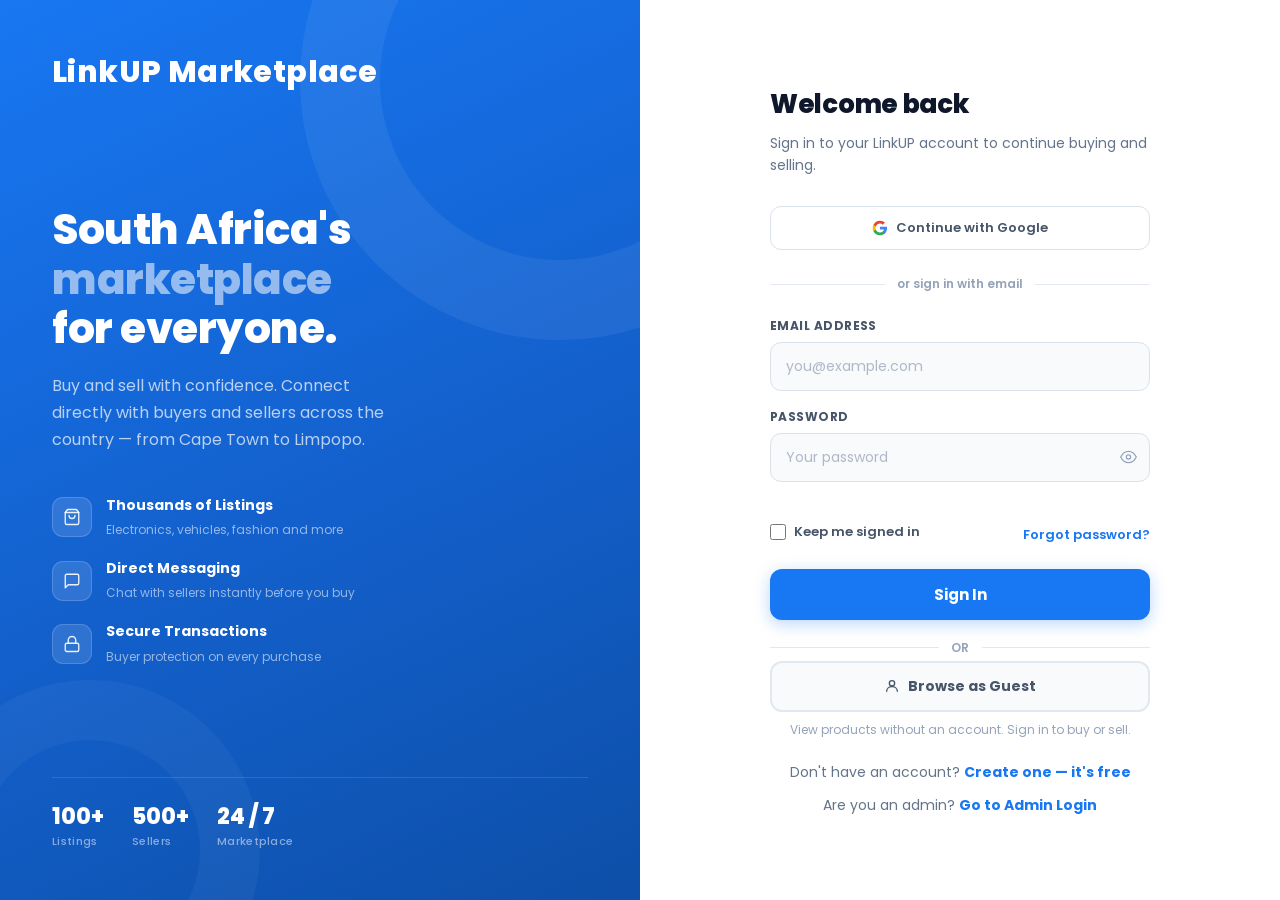
<file: LinkUP Project/frontend/login.html>
<!DOCTYPE html>
<html lang="en">
<head>
<meta charset="UTF-8">
<meta name="viewport" content="width=device-width, initial-scale=1.0">
<title>Sign In — LinkUP</title>
<link rel="stylesheet" href="style.css">
<style>

/* ── Reset ─────────────────────────────────────────────────── */
*, *::before, *::after { box-sizing: border-box; margin: 0; padding: 0; }

body {
    font-family: 'Poppins', 'Segoe UI', Arial, sans-serif;
    background: #f1f5f9;
    color: #0f172a;
    min-height: 100vh;
    -webkit-font-smoothing: antialiased;
}

/* ── FULL PAGE GRID ─────────────────────────────────────────── */
.auth-page {
    display: grid;
    grid-template-columns: 1fr 1fr;
    min-height: 100vh;
}

/* ── LEFT — brand panel ─────────────────────────────────────── */
.brand-panel {
    background: linear-gradient(155deg, #1877f2 0%, #1360cc 55%, #0d4fa8 100%);
    display: flex;
    flex-direction: column;
    justify-content: space-between;
    padding: 48px 52px;
    position: relative;
    overflow: hidden;
}

/* Decorative rings */
.brand-panel::before {
    content: '';
    position: absolute;
    width: 520px; height: 520px;
    border-radius: 50%;
    border: 80px solid rgba(255,255,255,.06);
    top: -180px; right: -180px;
    pointer-events: none;
}

.brand-panel::after {
    content: '';
    position: absolute;
    width: 340px; height: 340px;
    border-radius: 50%;
    border: 60px solid rgba(255,255,255,.04);
    bottom: -120px; left: -80px;
    pointer-events: none;
}

/* Brand name */
.bp-logo {
    font-size: 30px;
    font-weight: 800;
    color: #fff;
    letter-spacing: .4px;
    position: relative; z-index: 1;
}

/* Centre content */
.bp-body {
    position: relative; z-index: 1;
    flex: 1;
    display: flex;
    flex-direction: column;
    justify-content: center;
    padding: 40px 0;
}

.bp-headline {
    font-size: clamp(28px, 3.5vw, 42px);
    font-weight: 800;
    color: #fff;
    line-height: 1.18;
    letter-spacing: -.5px;
    margin-bottom: 18px;
}

.bp-headline span {
    color: rgba(255,255,255,.55);
}

.bp-sub {
    font-size: 16px;
    color: rgba(255,255,255,.7);
    line-height: 1.7;
    max-width: 360px;
    margin-bottom: 40px;
    font-weight: 400;
}

/* Feature list */
.bp-features {
    display: flex;
    flex-direction: column;
    gap: 16px;
}

.bp-feature {
    display: flex;
    align-items: center;
    gap: 14px;
}

.bp-feature-icon {
    width: 40px; height: 40px;
    border-radius: 11px;
    background: rgba(255,255,255,.12);
    border: 1px solid rgba(255,255,255,.16);
    display: flex; align-items: center; justify-content: center;
    flex-shrink: 0;
}

.bp-feature-icon svg {
    width: 18px; height: 18px;
    stroke: rgba(255,255,255,.9);
    fill: none; stroke-width: 1.8;
    stroke-linecap: round; stroke-linejoin: round;
}

.bp-feature-text strong {
    display: block;
    font-size: 14px; font-weight: 700;
    color: #fff; margin-bottom: 1px;
}

.bp-feature-text span {
    font-size: 12px;
    color: rgba(255,255,255,.55);
}

/* Bottom stat strip */
.bp-stats {
    display: flex;
    gap: 28px;
    position: relative; z-index: 1;
    padding-top: 28px;
    border-top: 1px solid rgba(255,255,255,.12);
}

.bp-stat strong {
    display: block;
    font-size: 22px; font-weight: 800;
    color: #fff; line-height: 1;
}

.bp-stat span {
    font-size: 11px;
    color: rgba(255,255,255,.5);
    font-weight: 500;
    letter-spacing: .3px;
}

/* ── RIGHT — form panel ─────────────────────────────────────── */
.form-panel {
    background: #fff;
    display: flex;
    flex-direction: column;
    justify-content: center;
    align-items: center;
    padding: 48px 52px;
    overflow-y: auto;
}

.form-inner {
    width: 100%;
    max-width: 380px;
}

/* Form header */
.form-hdr { margin-bottom: 30px; }

.form-hdr h1 {
    font-size: 26px; font-weight: 800;
    color: #0f172a; margin-bottom: 6px;
    letter-spacing: -.3px;
}

.form-hdr p {
    font-size: 14px; color: #64748b;
    line-height: 1.6; font-weight: 400;
}

/* Form groups */
.f-group {
    margin-bottom: 16px;
}

.f-group label {
    display: block;
    font-size: 12px; font-weight: 700;
    color: #475569;
    text-transform: uppercase; letter-spacing: .45px;
    margin-bottom: 7px;
}

.f-input {
    width: 100%; padding: 13px 15px;
    border: 1.5px solid #dbe2ea;
    border-radius: 11px;
    background: #f8fafc;
    font-size: 14px; font-family: inherit;
    color: #0f172a; outline: none;
    transition: border-color .18s, box-shadow .18s, background .18s;
}

.f-input:focus {
    border-color: #1877f2;
    background: #fff;
    box-shadow: 0 0 0 3px rgba(24,119,242,.11);
}

.f-input.err { border-color: #ef4444; background: #fff5f5; }
.f-input::placeholder { color: #b0b8c8; }

/* Password wrapper */
.pw-wrap { position: relative; }
.pw-wrap .f-input { padding-right: 46px; }

.pw-toggle {
    position: absolute; right: 13px; top: 50%;
    transform: translateY(-50%);
    background: none; border: none; cursor: pointer;
    color: #94a3b8; padding: 0;
    display: flex; align-items: center; justify-content: center;
    transition: color .18s;
}

.pw-toggle:hover { color: #1877f2; }

.pw-toggle svg {
    width: 17px; height: 17px;
    stroke: currentColor; fill: none;
    stroke-width: 1.8; stroke-linecap: round; stroke-linejoin: round;
}

/* Row — remember + forgot */
.f-row {
    display: flex; justify-content: space-between;
    align-items: center; margin-bottom: 20px;
}

.remember-label {
    display: flex; align-items: center; gap: 8px;
    font-size: 13px; color: #475569; cursor: pointer;
    user-select: none;
}

.remember-label input[type=checkbox] {
    width: 16px; height: 16px;
    accent-color: #1877f2; cursor: pointer;
    flex-shrink: 0;
}

.forgot-btn {
    background: none; border: none;
    font-size: 13px; color: #1877f2;
    font-weight: 600; cursor: pointer;
    font-family: inherit; padding: 0;
    transition: color .18s;
}

.forgot-btn:hover { color: #1360cc; }

/* Error text */
.f-error {
    font-size: 12.5px; color: #ef4444;
    font-weight: 500; min-height: 18px;
    margin: -8px 0 14px;
    display: block;
}

/* Submit button */
.submit-btn {
    width: 100%; padding: 14px;
    border: none; border-radius: 12px;
    background: #1877f2;
    color: #fff; font-size: 15px;
    font-weight: 700; cursor: pointer;
    font-family: inherit;
    transition: background .18s, transform .14s, box-shadow .18s;
    box-shadow: 0 4px 16px rgba(24,119,242,.3);
    display: flex; align-items: center;
    justify-content: center; gap: 8px;
}

.submit-btn:hover { background: #1360cc; transform: translateY(-1px); box-shadow: 0 7px 22px rgba(24,119,242,.35); }
.submit-btn:active { transform: translateY(0); }
.submit-btn:disabled { background: #94a3b8; box-shadow: none; cursor: not-allowed; transform: none; }

/* Spinner */
.spin {
    width: 16px; height: 16px;
    border: 2px solid rgba(255,255,255,.35);
    border-top-color: #fff;
    border-radius: 50%;
    animation: spinAnim .6s linear infinite;
}
@keyframes spinAnim { to { transform: rotate(360deg); } }

/* Divider */
.or-divider {
    display: flex; align-items: center; gap: 12px;
    margin: 22px 0;
}

.or-divider::before,
.or-divider::after {
    content: ''; flex: 1; height: 1px; background: #e4e9f2;
}

.or-divider span {
    font-size: 12px; color: #94a3b8;
    font-weight: 600; white-space: nowrap;
}

/* Social buttons */
.social-row { display: flex; gap: 10px; margin-bottom: 24px; }

.social-btn {
    flex: 1; padding: 11px;
    border: 1.5px solid #dbe2ea;
    border-radius: 11px; background: #fff;
    font-size: 13px; font-weight: 600;
    color: #475569; cursor: pointer;
    font-family: inherit;
    display: flex; align-items: center;
    justify-content: center; gap: 8px;
    transition: border-color .18s, background .18s, color .18s;
}

.social-btn:hover { border-color: #1877f2; color: #1877f2; background: #f8fafc; }

.social-btn svg {
    width: 16px; height: 16px; flex-shrink: 0;
}

/* Guest button */
.guest-btn {
    width: 100%; padding: 13px;
    border: 2px solid #e2e8f0; border-radius: 12px;
    background: #f8fafc; color: #475569;
    font-size: 14px; font-weight: 700;
    font-family: inherit; cursor: pointer;
    display: flex; align-items: center; justify-content: center; gap: 8px;
    transition: border-color .18s, background .18s, color .18s;
}
.guest-btn:hover { border-color: #1877f2; color: #1877f2; background: #eff6ff; }

/* Footer link */
.form-footer {
    text-align: center; margin-top: 22px;
    font-size: 14px; color: #64748b;
}

.form-footer a {
    color: #1877f2; font-weight: 700;
    text-decoration: none;
    transition: color .18s;
}

.form-footer a:hover { color: #1360cc; }

/* Forgot modal */
.modal-back {
    display: none; position: fixed; inset: 0;
    background: rgba(15,23,42,.5);
    backdrop-filter: blur(4px);
    z-index: 9999;
    align-items: center; justify-content: center;
    padding: 16px;
}

.modal-back.show { display: flex; }

.modal-box {
    background: #fff; border-radius: 20px;
    padding: 32px; max-width: 380px; width: 100%;
    box-shadow: 0 20px 60px rgba(0,0,0,.18);
    animation: popIn .24s ease;
}

@keyframes popIn { from { transform: scale(.88); opacity: 0; } to { transform: scale(1); opacity: 1; } }

.modal-box h3 { font-size: 20px; font-weight: 800; margin-bottom: 6px; }
.modal-box p  { font-size: 13px; color: #64748b; margin-bottom: 18px; line-height: 1.6; }
.modal-actions { display: flex; gap: 10px; margin-top: 16px; }
.modal-actions .submit-btn { flex: 1; }
.modal-cancel { flex: 1; padding: 13px; border: 1.5px solid #e4e9f2; border-radius: 11px; background: #fff; font-size: 14px; font-weight: 600; cursor: pointer; font-family: inherit; color: #475569; transition: background .18s; }
.modal-cancel:hover { background: #f8fafc; }

/* Toast */
#toast { position: fixed; bottom: 24px; right: 24px; background: #0f172a; color: #fff; padding: 13px 20px; border-radius: 12px; font-size: 13px; font-weight: 500; opacity: 0; pointer-events: none; z-index: 10000; transform: translateY(12px); transition: opacity .22s, transform .22s; border-left: 4px solid #1877f2; box-shadow: 0 8px 24px rgba(0,0,0,.18); max-width: 280px; }
#toast.show { opacity: 1; transform: translateY(0); }
#toast.ok   { border-left-color: #22c55e; }
#toast.fail { border-left-color: #ef4444; }

/* ── Responsive ─────────────────────────────────────────────── */
@media (max-width: 900px) {
    .auth-page { grid-template-columns: 1fr; }
    .brand-panel { display: none; }
    .form-panel { padding: 40px 24px; min-height: 100vh; }
}

@media (max-width: 480px) {
    .form-panel { padding: 32px 18px; }
    .form-inner { max-width: 100%; }
}
</style>
<script src="https://accounts.google.com/gsi/client" async defer></script>
</head>
<body>

<div id="toast"></div>

<!-- Forgot password modal -->
<div class="modal-back" id="forgotModal" onclick="if(event.target===this)closeForgot()">
    <div class="modal-box">
        <h3>Reset Password</h3>
        <p>Enter your email address and we will send you a link to reset your password.</p>
        <div class="f-group">
            <label>Email Address</label>
            <input class="f-input" type="email" id="resetEmail" placeholder="you@example.com">
        </div>
        <div class="modal-actions">
            <button class="submit-btn" onclick="sendReset()">Send Reset Link</button>
            <button class="modal-cancel" onclick="closeForgot()">Cancel</button>
        </div>
    </div>
</div>

<div class="auth-page">

    <!-- ── LEFT — brand ───────────────────────────────────── -->
    <div class="brand-panel">

        <div class="bp-logo">LinkUP Marketplace</div>

        <div class="bp-body">
            <h2 class="bp-headline">
                South Africa's<br>
                <span>marketplace</span><br>
                for everyone.
            </h2>
            <p class="bp-sub">
                Buy and sell with confidence. Connect directly with buyers and sellers across the country — from Cape Town to Limpopo.
            </p>

            <div class="bp-features">
                <div class="bp-feature">
                    <div class="bp-feature-icon">
                        <svg viewBox="0 0 24 24"><path d="M6 2L3 6v14a2 2 0 0 0 2 2h14a2 2 0 0 0 2-2V6l-3-4z"/><line x1="3" y1="6" x2="21" y2="6"/><path d="M16 10a4 4 0 0 1-8 0"/></svg>
                    </div>
                    <div class="bp-feature-text">
                        <strong>Thousands of Listings</strong>
                        <span>Electronics, vehicles, fashion and more</span>
                    </div>
                </div>
                <div class="bp-feature">
                    <div class="bp-feature-icon">
                        <svg viewBox="0 0 24 24"><path d="M21 15a2 2 0 0 1-2 2H7l-4 4V5a2 2 0 0 1 2-2h14a2 2 0 0 1 2 2z"/></svg>
                    </div>
                    <div class="bp-feature-text">
                        <strong>Direct Messaging</strong>
                        <span>Chat with sellers instantly before you buy</span>
                    </div>
                </div>
                <div class="bp-feature">
                    <div class="bp-feature-icon">
                        <svg viewBox="0 0 24 24"><rect x="3" y="11" width="18" height="11" rx="2"/><path d="M7 11V7a5 5 0 0 1 10 0v4"/></svg>
                    </div>
                    <div class="bp-feature-text">
                        <strong>Secure Transactions</strong>
                        <span>Buyer protection on every purchase</span>
                    </div>
                </div>
            </div>
        </div>

        <div class="bp-stats">
            <div class="bp-stat">
                <strong>100+</strong>
                <span>Listings</span>
            </div>
            <div class="bp-stat">
                <strong>500+</strong>
                <span>Sellers</span>
            </div>
            <div class="bp-stat">
                <strong>24 / 7</strong>
                <span>Marketplace</span>
            </div>
        </div>

    </div>

    <!-- ── RIGHT — form ────────────────────────────────────── -->
    <div class="form-panel">
        <div class="form-inner">

            <div class="form-hdr">
                <h1>Welcome back</h1>
                <p>Sign in to your LinkUP account to continue buying and selling.</p>
            </div>

            <!-- Social sign-in -->
            <div class="social-row">
                <button class="social-btn" onclick="socialLogin('Google')">
                    <svg viewBox="0 0 24 24" fill="none"><path d="M22.56 12.25c0-.78-.07-1.53-.2-2.25H12v4.26h5.92c-.26 1.37-1.04 2.53-2.21 3.31v2.77h3.57c2.08-1.92 3.28-4.74 3.28-8.09z" fill="#4285F4"/><path d="M12 23c2.97 0 5.46-.98 7.28-2.66l-3.57-2.77c-.98.66-2.23 1.06-3.71 1.06-2.86 0-5.29-1.93-6.16-4.53H2.18v2.84C3.99 20.53 7.7 23 12 23z" fill="#34A853"/><path d="M5.84 14.09c-.22-.66-.35-1.36-.35-2.09s.13-1.43.35-2.09V7.07H2.18C1.43 8.55 1 10.22 1 12s.43 3.45 1.18 4.93l3.66-2.84z" fill="#FBBC05"/><path d="M12 5.38c1.62 0 3.06.56 4.21 1.64l3.15-3.15C17.45 2.09 14.97 1 12 1 7.7 1 3.99 3.47 2.18 7.07l3.66 2.84c.87-2.6 3.3-4.53 6.16-4.53z" fill="#EA4335"/></svg>
                    Continue with Google
                </button>
            </div>

            <div class="or-divider">
                <span>or sign in with email</span>
            </div>

            <!-- Email -->
            <div class="f-group">
                <label>Email Address</label>
                <input class="f-input" type="email" id="loginEmail" placeholder="you@example.com" onkeypress="if(event.key==='Enter')login()">
            </div>

            <!-- Password -->
            <div class="f-group">
                <label>Password</label>
                <div class="pw-wrap">
                    <input class="f-input" type="password" id="loginPass" placeholder="Your password" onkeypress="if(event.key==='Enter')login()">
                    <button class="pw-toggle" type="button" onclick="togglePw('loginPass',this)" tabindex="-1">
                        <svg id="eyeIcon" viewBox="0 0 24 24"><path d="M1 12s4-8 11-8 11 8 11 8-4 8-11 8-11-8-11-8z"/><circle cx="12" cy="12" r="3"/></svg>
                    </button>
                </div>
            </div>

            <span class="f-error" id="loginError"></span>

            <div class="f-row">
                <label class="remember-label">
                    <input type="checkbox" id="rememberMe">
                    Keep me signed in
                </label>
                <button class="forgot-btn" onclick="openForgot()">Forgot password?</button>
            </div>

            <button class="submit-btn" id="loginBtn" onclick="login()">Sign In</button>

            <div style="display:flex;align-items:center;gap:12px;margin:18px 0 4px;">
                <div style="flex:1;height:1px;background:#e2e8f0;"></div>
                <span style="font-size:12px;color:#94a3b8;font-weight:600;text-transform:uppercase;letter-spacing:.5px;">or</span>
                <div style="flex:1;height:1px;background:#e2e8f0;"></div>
            </div>

            <button class="guest-btn" onclick="browseAsGuest()">
                <svg viewBox="0 0 24 24" style="width:16px;height:16px;stroke:currentColor;fill:none;stroke-width:2;stroke-linecap:round;stroke-linejoin:round;"><circle cx="12" cy="8" r="4"/><path d="M4 20c0-4 3.6-7 8-7s8 3 8 7"/></svg>
                Browse as Guest
            </button>
            <p style="text-align:center;font-size:12px;color:#94a3b8;margin-top:8px;">View products without an account. Sign in to buy or sell.</p>

            <div class="form-footer">
                Don't have an account? <a href="register.html">Create one — it's free</a>
            </div>
            <div class="form-footer" style="margin-top:10px;">
                Are you an admin? <a href="admin-login.html">Go to Admin Login</a>
            </div>

        </div>
    </div>

</div>

<script>
/* TOAST */
function showToast(msg, type = '') {
    const t = document.getElementById('toast');
    t.textContent = msg;
    t.className = 'show ' + type;
    clearTimeout(t._t);
    t._t = setTimeout(() => t.className = '', 3000);
}

/* PASSWORD TOGGLE */
function togglePw(id, btn) {
    const input = document.getElementById(id);
    const show  = input.type === 'password';
    input.type  = show ? 'text' : 'password';

    // Swap between eye and eye-off icon
    btn.querySelector('svg').innerHTML = show
        ? `<path d="M17.94 17.94A10.07 10.07 0 0 1 12 20c-7 0-11-8-11-8a18.45 18.45 0 0 1 5.06-5.94"/><path d="M9.9 4.24A9.12 9.12 0 0 1 12 4c7 0 11 8 11 8a18.5 18.5 0 0 1-2.16 3.19"/><line x1="1" y1="1" x2="23" y2="23"/>`
        : `<path d="M1 12s4-8 11-8 11 8 11 8-4 8-11 8-11-8-11-8z"/><circle cx="12" cy="12" r="3"/>`;
}

/* GOOGLE SIGN-IN */
const GOOGLE_CLIENT_ID = 'YOUR_GOOGLE_CLIENT_ID'; // ← paste your Client ID here

function socialLogin(provider) {
    if (provider !== 'Google') return;
    if (typeof google === 'undefined') {
        showToast('Google Sign-In is loading, please try again.', 'fail');
        return;
    }
    const client = google.accounts.oauth2.initTokenClient({
        client_id: GOOGLE_CLIENT_ID,
        scope: 'email profile',
        callback: async (tokenResponse) => {
            if (tokenResponse.error) {
                showToast('Google sign-in failed. Please try again.', 'fail');
                return;
            }
            try {
                const res  = await fetch('https://www.googleapis.com/oauth2/v3/userinfo', {
                    headers: { Authorization: 'Bearer ' + tokenResponse.access_token }
                });
                const user = await res.json();
                handleGoogleLogin(user.name, user.email);
            } catch (e) {
                showToast('Could not retrieve Google account info.', 'fail');
            }
        }
    });
    client.requestAccessToken();
}

function handleGoogleLogin(name, email) {
    const users = JSON.parse(localStorage.getItem('linkup_users')) || [];
    const found = users.find(u => u.email && u.email.toLowerCase() === email.toLowerCase());

    if (!found) {
        // Auto-register if no account exists
        const newUser = {
            id:       users.length + 1,
            name,
            email,
            password: '',
            phone:    '',
            status:   'Active',
            role:     'Buyer',
            joined:   new Date().toLocaleDateString('en-ZA'),
            googleAuth: true
        };
        users.unshift(newUser);
        localStorage.setItem('linkup_users', JSON.stringify(users));
    } else if (found.status === 'Banned') {
        showToast('Your account has been suspended.', 'fail');
        return;
    }

    localStorage.setItem('userEmail',  email);
    localStorage.setItem('userName',   name);
    localStorage.setItem('isLoggedIn', 'true');
    localStorage.removeItem('isGuest');
    showToast('Signed in with Google.', 'ok');
    setTimeout(() => location.href = 'index.html', 900);
}

/* GUEST BROWSE */
function browseAsGuest() {
    localStorage.setItem('isGuest', 'true');
    localStorage.setItem('isLoggedIn', 'false');
    localStorage.removeItem('userEmail');
    localStorage.removeItem('userName');
    location.href = 'index.html';
}

/* LOGIN */
function login() {
    const email   = document.getElementById('loginEmail').value.trim();
    const pass    = document.getElementById('loginPass').value;
    const errEl   = document.getElementById('loginError');
    const btn     = document.getElementById('loginBtn');

    errEl.textContent = '';
    document.getElementById('loginEmail').classList.remove('err');
    document.getElementById('loginPass').classList.remove('err');

    if (!email) {
        document.getElementById('loginEmail').classList.add('err');
        errEl.textContent = 'Please enter your email address.';
        return;
    }

    if (!email.includes('@')) {
        document.getElementById('loginEmail').classList.add('err');
        errEl.textContent = 'Please enter a valid email address.';
        return;
    }

    if (!pass) {
        document.getElementById('loginPass').classList.add('err');
        errEl.textContent = 'Please enter your password.';
        return;
    }

    btn.disabled = true;
    btn.innerHTML = '<div class="spin"></div> Signing in...';

    setTimeout(() => {
        // ── Look up user in linkup_users array (supports multiple accounts) ──
        const linkupUsers = JSON.parse(localStorage.getItem('linkup_users')) || [];
        const userRecord  = linkupUsers.find(u => u.email && u.email.toLowerCase() === email.toLowerCase());

        if (!userRecord) {
            btn.disabled = false;
            btn.innerHTML = 'Sign In';
            document.getElementById('loginEmail').classList.add('err');
            errEl.textContent = 'No account found with this email address.';
            return;
        }

        if (userRecord.password && userRecord.password !== pass) {
            btn.disabled = false;
            btn.innerHTML = 'Sign In';
            document.getElementById('loginPass').classList.add('err');
            errEl.textContent = 'Incorrect password. Please try again.';
            return;
        }

        // ── Suspension check ────────────────────────────────────
        if (userRecord.status === 'Banned') {
            btn.disabled = false;
            btn.innerHTML = 'Sign In';
            document.getElementById('loginEmail').classList.add('err');
            errEl.style.color = '#ef4444';
            errEl.textContent = 'Your account has been suspended. Please contact support for assistance.';
            return;
        }

        if (document.getElementById('rememberMe').checked) {
            localStorage.setItem('rememberEmail', email);
        }

        // ── Set active session ───────────────────────────────────
        localStorage.setItem('userEmail',    userRecord.email);
        localStorage.setItem('userName',     userRecord.name  || userRecord.email.split('@')[0]);
        localStorage.setItem('userPhone',    userRecord.phone || '');
        localStorage.setItem('userPassword', userRecord.password || '');
        localStorage.setItem('isLoggedIn',   'true');
        localStorage.removeItem('isGuest');

        showToast('Signed in successfully.', 'ok');
        setTimeout(() => location.href = 'index.html', 900);
    }, 1100);
}

/* FORGOT PASSWORD */
function openForgot()  { document.getElementById('forgotModal').classList.add('show'); }
function closeForgot() { document.getElementById('forgotModal').classList.remove('show'); }

function sendReset() {
    const email = document.getElementById('resetEmail').value.trim();
    if (!email || !email.includes('@')) {
        showToast('Please enter a valid email address.', 'fail');
        return;
    }
    closeForgot();
    showToast('Password reset link sent to ' + email + '.', 'ok');
}

/* PRE-FILL REMEMBERED EMAIL */
const remembered = localStorage.getItem('rememberEmail');
if (remembered) {
    document.getElementById('loginEmail').value  = remembered;
    document.getElementById('rememberMe').checked = true;
}

// Show suspension notice if redirected from another page
if (localStorage.getItem('suspendedNotice') === '1') {
    localStorage.removeItem('suspendedNotice');
    const errEl = document.getElementById('loginError');
    if (errEl) {
        errEl.style.color = '#ef4444';
        errEl.textContent = '🚫 Your account has been suspended by an administrator. Please contact support.';
    }
}

// Show guest redirect message (e.g. tried to sell without account)
const guestMsg = localStorage.getItem('guestRedirectMsg');
if (guestMsg) {
    localStorage.removeItem('guestRedirectMsg');
    const errEl = document.getElementById('loginError');
    if (errEl) {
        errEl.style.color = '#1877f2';
        errEl.textContent = '👤 ' + guestMsg;
    }
}
</script>
</body>
</html>
</file>
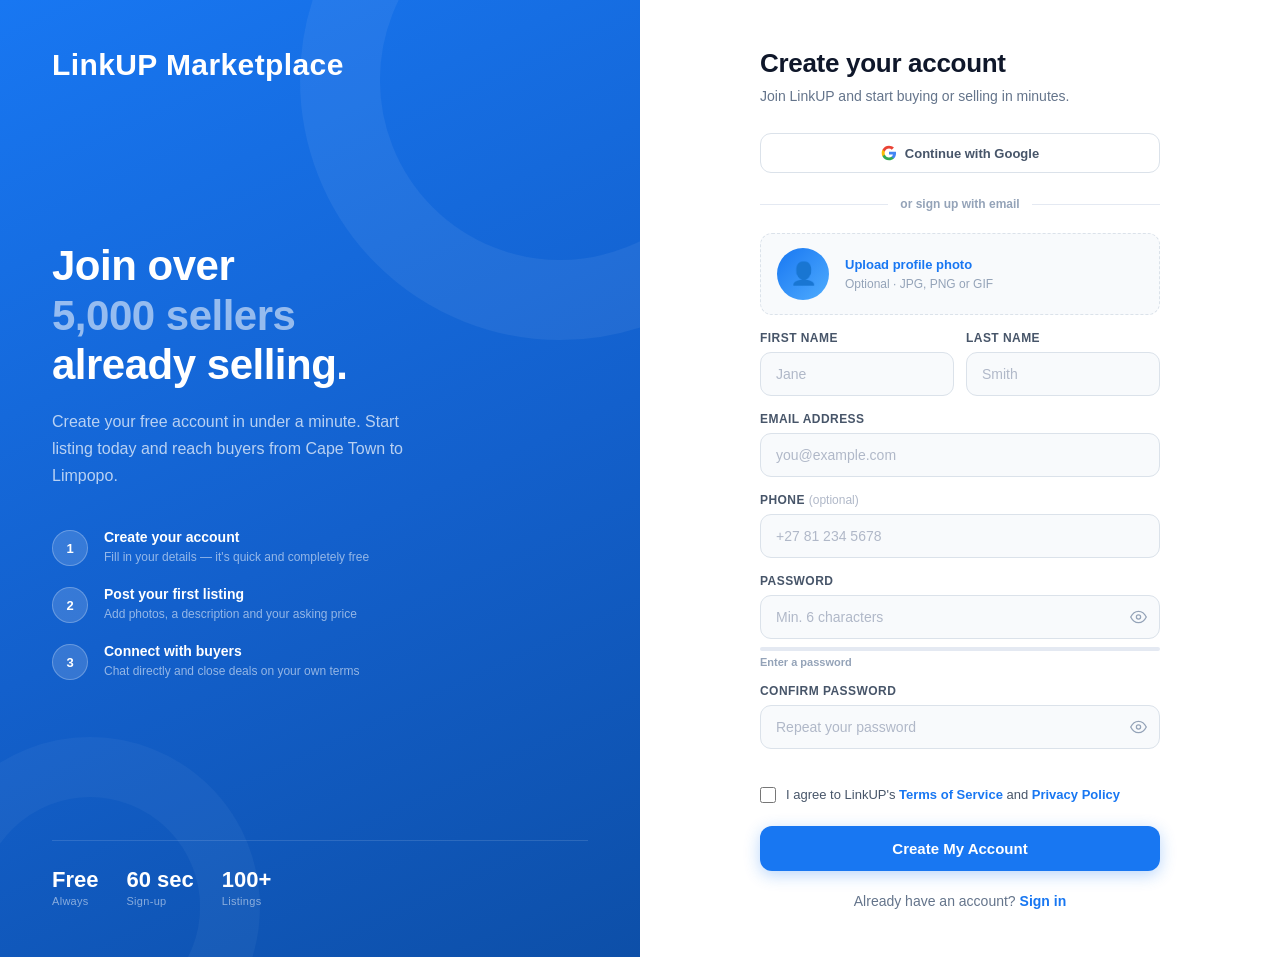
<file: LinkUP Project/frontend/register.html>
<!DOCTYPE html>
<html lang="en">
<head>
<meta charset="UTF-8">
<meta name="viewport" content="width=device-width, initial-scale=1.0">
<title>Create Account — LinkUP</title>
<style>

/* ── Reset ─────────────────────────────────────────────────── */
*, *::before, *::after { box-sizing: border-box; margin: 0; padding: 0; }

body {
    font-family: 'Poppins', 'Segoe UI', Arial, sans-serif;
    background: #f1f5f9;
    color: #0f172a;
    min-height: 100vh;
    -webkit-font-smoothing: antialiased;
}

/* ── FULL PAGE GRID ─────────────────────────────────────────── */
.auth-page {
    display: grid;
    grid-template-columns: 1fr 1fr;
    min-height: 100vh;
}

/* ── LEFT — brand panel ─────────────────────────────────────── */
.brand-panel {
    background: linear-gradient(155deg, #1877f2 0%, #1360cc 55%, #0d4fa8 100%);
    display: flex;
    flex-direction: column;
    justify-content: space-between;
    padding: 48px 52px;
    position: relative;
    overflow: hidden;
}

/* Decorative rings */
.brand-panel::before {
    content: '';
    position: absolute;
    width: 520px; height: 520px;
    border-radius: 50%;
    border: 80px solid rgba(255,255,255,.06);
    top: -180px; right: -180px;
    pointer-events: none;
}

.brand-panel::after {
    content: '';
    position: absolute;
    width: 340px; height: 340px;
    border-radius: 50%;
    border: 60px solid rgba(255,255,255,.04);
    bottom: -120px; left: -80px;
    pointer-events: none;
}

/* Brand name */
.bp-logo {
    font-size: 30px;
    font-weight: 800;
    color: #fff;
    letter-spacing: .4px;
    position: relative; z-index: 1;
}

/* Centre content */
.bp-body {
    position: relative; z-index: 1;
    flex: 1;
    display: flex;
    flex-direction: column;
    justify-content: center;
    padding: 40px 0;
}

.bp-headline {
    font-size: clamp(28px, 3.5vw, 42px);
    font-weight: 800;
    color: #fff;
    line-height: 1.18;
    letter-spacing: -.5px;
    margin-bottom: 18px;
}

.bp-headline span {
    color: rgba(255,255,255,.55);
}

.bp-sub {
    font-size: 16px;
    color: rgba(255,255,255,.7);
    line-height: 1.7;
    max-width: 360px;
    margin-bottom: 40px;
    font-weight: 400;
}

/* Steps list */
.bp-steps {
    display: flex;
    flex-direction: column;
    gap: 20px;
}

.bp-step {
    display: flex;
    align-items: flex-start;
    gap: 16px;
}

.bp-step-num {
    width: 36px; height: 36px;
    border-radius: 50%;
    background: rgba(255,255,255,.15);
    border: 1.5px solid rgba(255,255,255,.25);
    display: flex; align-items: center; justify-content: center;
    font-size: 13px; font-weight: 800;
    color: #fff;
    flex-shrink: 0;
    margin-top: 1px;
}

.bp-step-text strong {
    display: block;
    font-size: 14px; font-weight: 700;
    color: #fff; margin-bottom: 2px;
}

.bp-step-text span {
    font-size: 12px;
    color: rgba(255,255,255,.55);
    line-height: 1.5;
}

/* Bottom stat strip */
.bp-stats {
    display: flex;
    gap: 28px;
    position: relative; z-index: 1;
    padding-top: 28px;
    border-top: 1px solid rgba(255,255,255,.12);
}

.bp-stat strong {
    display: block;
    font-size: 22px; font-weight: 800;
    color: #fff; line-height: 1;
}

.bp-stat span {
    font-size: 11px;
    color: rgba(255,255,255,.5);
    font-weight: 500;
    letter-spacing: .3px;
}

/* ── RIGHT — form panel ─────────────────────────────────────── */
.form-panel {
    background: #fff;
    display: flex;
    flex-direction: column;
    justify-content: center;
    align-items: center;
    padding: 48px 52px;
    overflow-y: auto;
}

.form-inner {
    width: 100%;
    max-width: 400px;
}

/* Form header */
.form-hdr { margin-bottom: 26px; }

.form-hdr h1 {
    font-size: 26px; font-weight: 800;
    color: #0f172a; margin-bottom: 6px;
    letter-spacing: -.3px;
}

.form-hdr p {
    font-size: 14px; color: #64748b;
    line-height: 1.6; font-weight: 400;
}

/* Form groups */
.f-group {
    margin-bottom: 16px;
}

.f-group label {
    display: block;
    font-size: 12px; font-weight: 700;
    color: #475569;
    text-transform: uppercase; letter-spacing: .45px;
    margin-bottom: 7px;
}

.f-input {
    width: 100%; padding: 13px 15px;
    border: 1.5px solid #dbe2ea;
    border-radius: 11px;
    background: #f8fafc;
    font-size: 14px; font-family: inherit;
    color: #0f172a; outline: none;
    transition: border-color .18s, box-shadow .18s, background .18s;
}

.f-input:focus {
    border-color: #1877f2;
    background: #fff;
    box-shadow: 0 0 0 3px rgba(24,119,242,.11);
}

.f-input.err { border-color: #ef4444; background: #fff5f5; }
.f-input::placeholder { color: #b0b8c8; }

/* Two-column grid for name row */
.f-grid-2 {
    display: grid;
    grid-template-columns: 1fr 1fr;
    gap: 12px;
}

/* Password wrapper */
.pw-wrap { position: relative; }
.pw-wrap .f-input { padding-right: 46px; }

.pw-toggle {
    position: absolute; right: 13px; top: 50%;
    transform: translateY(-50%);
    background: none; border: none; cursor: pointer;
    color: #94a3b8; padding: 0;
    display: flex; align-items: center; justify-content: center;
    transition: color .18s;
}

.pw-toggle:hover { color: #1877f2; }

.pw-toggle svg {
    width: 17px; height: 17px;
    stroke: currentColor; fill: none;
    stroke-width: 1.8; stroke-linecap: round; stroke-linejoin: round;
}

/* Password strength bar */
.strength-bar {
    margin-top: 8px;
}

.strength-track {
    height: 4px;
    background: #e4e9f2;
    border-radius: 99px;
    overflow: hidden;
}

.strength-fill {
    height: 100%;
    border-radius: 99px;
    width: 0%;
    background: #ef4444;
    transition: width .28s ease, background .28s ease;
}

.strength-label {
    font-size: 11px;
    font-weight: 600;
    color: #94a3b8;
    margin-top: 5px;
    transition: color .28s;
}

/* Error text */
.f-error {
    font-size: 12.5px; color: #ef4444;
    font-weight: 500; min-height: 18px;
    margin: -8px 0 10px;
    display: block;
}

/* Terms row */
.terms-row {
    display: flex;
    align-items: flex-start;
    gap: 10px;
    margin: 4px 0 20px;
}

.terms-row input[type=checkbox] {
    width: 16px; height: 16px;
    accent-color: #1877f2;
    cursor: pointer;
    flex-shrink: 0;
    margin-top: 2px;
}

.terms-row span {
    font-size: 13px;
    color: #475569;
    line-height: 1.55;
}

.terms-row a {
    color: #1877f2;
    font-weight: 600;
    text-decoration: none;
}

.terms-row a:hover { color: #1360cc; text-decoration: underline; }

/* Submit button */
.submit-btn {
    width: 100%; padding: 14px;
    border: none; border-radius: 12px;
    background: #1877f2;
    color: #fff; font-size: 15px;
    font-weight: 700; cursor: pointer;
    font-family: inherit;
    transition: background .18s, transform .14s, box-shadow .18s;
    box-shadow: 0 4px 16px rgba(24,119,242,.3);
    display: flex; align-items: center;
    justify-content: center; gap: 8px;
}

.submit-btn:hover { background: #1360cc; transform: translateY(-1px); box-shadow: 0 7px 22px rgba(24,119,242,.35); }
.submit-btn:active { transform: translateY(0); }
.submit-btn:disabled { background: #94a3b8; box-shadow: none; cursor: not-allowed; transform: none; }

/* Spinner */
.spin {
    width: 16px; height: 16px;
    border: 2px solid rgba(255,255,255,.35);
    border-top-color: #fff;
    border-radius: 50%;
    animation: spinAnim .6s linear infinite;
}
@keyframes spinAnim { to { transform: rotate(360deg); } }

/* Divider */
.or-divider {
    display: flex; align-items: center; gap: 12px;
    margin: 22px 0;
}

.or-divider::before,
.or-divider::after {
    content: ''; flex: 1; height: 1px; background: #e4e9f2;
}

.or-divider span {
    font-size: 12px; color: #94a3b8;
    font-weight: 600; white-space: nowrap;
}

/* Social buttons */
.social-row { display: flex; gap: 10px; margin-bottom: 24px; }

.social-btn {
    flex: 1; padding: 11px;
    border: 1.5px solid #dbe2ea;
    border-radius: 11px; background: #fff;
    font-size: 13px; font-weight: 600;
    color: #475569; cursor: pointer;
    font-family: inherit;
    display: flex; align-items: center;
    justify-content: center; gap: 8px;
    transition: border-color .18s, background .18s, color .18s;
}

.social-btn:hover { border-color: #1877f2; color: #1877f2; background: #f8fafc; }

.social-btn svg {
    width: 16px; height: 16px; flex-shrink: 0;
}

/* Footer link */
.form-footer {
    text-align: center; margin-top: 22px;
    font-size: 14px; color: #64748b;
}

.form-footer a {
    color: #1877f2; font-weight: 700;
    text-decoration: none;
    transition: color .18s;
}

.form-footer a:hover { color: #1360cc; }

/* Avatar upload */
.avatar-section {
    display: flex;
    align-items: center;
    gap: 16px;
    padding: 14px 16px;
    background: #f8fafc;
    border: 1.5px dashed #dbe2ea;
    border-radius: 12px;
    margin-bottom: 16px;
    cursor: pointer;
    transition: border-color .18s, background .18s;
    position: relative;
}

.avatar-section:hover {
    border-color: #1877f2;
    background: #eef4ff;
}

.avatar-section input[type=file] {
    position: absolute; inset: 0;
    opacity: 0; cursor: pointer; width: 100%; height: 100%;
}

.avatar-circle {
    width: 52px; height: 52px;
    border-radius: 50%;
    background: linear-gradient(135deg, #1877f2, #4facfe);
    display: flex; align-items: center; justify-content: center;
    font-size: 22px;
    flex-shrink: 0;
    overflow: hidden;
    position: relative;
}

.avatar-circle img {
    width: 100%; height: 100%; object-fit: cover;
    position: absolute; inset: 0;
    border-radius: 50%;
}

.avatar-text strong {
    display: block;
    font-size: 13px; font-weight: 700;
    color: #1877f2; margin-bottom: 2px;
}

.avatar-text span {
    font-size: 12px; color: #94a3b8;
}

/* Toast */
#toast {
    position: fixed; bottom: 24px; right: 24px;
    background: #0f172a; color: #fff;
    padding: 13px 20px; border-radius: 12px;
    font-size: 13px; font-weight: 500;
    opacity: 0; pointer-events: none;
    z-index: 10000; transform: translateY(12px);
    transition: opacity .22s, transform .22s;
    border-left: 4px solid #1877f2;
    box-shadow: 0 8px 24px rgba(0,0,0,.18);
    max-width: 280px;
}
#toast.show { opacity: 1; transform: translateY(0); }
#toast.ok   { border-left-color: #22c55e; }
#toast.fail { border-left-color: #ef4444; }

/* ── Responsive ─────────────────────────────────────────────── */
@media (max-width: 900px) {
    .auth-page { grid-template-columns: 1fr; }
    .brand-panel { display: none; }
    .form-panel { padding: 40px 24px; min-height: 100vh; }
}

@media (max-width: 480px) {
    .form-panel { padding: 32px 18px; }
    .form-inner { max-width: 100%; }
    .f-grid-2 { grid-template-columns: 1fr; gap: 0; }
}
</style>
<script src="https://accounts.google.com/gsi/client" async defer></script>
</head>
<body>

<div id="toast"></div>

<div class="auth-page">

    <!-- ── LEFT — brand panel ─────────────────────────────── -->
    <div class="brand-panel">

        <div class="bp-logo">LinkUP Marketplace</div>

        <div class="bp-body">
            <h2 class="bp-headline">
                Join over<br>
                <span>5,000 sellers</span><br>
                already selling.
            </h2>
            <p class="bp-sub">
                Create your free account in under a minute. Start listing today and reach buyers from Cape Town to Limpopo.
            </p>

            <div class="bp-steps">
                <div class="bp-step">
                    <div class="bp-step-num">1</div>
                    <div class="bp-step-text">
                        <strong>Create your account</strong>
                        <span>Fill in your details — it's quick and completely free</span>
                    </div>
                </div>
                <div class="bp-step">
                    <div class="bp-step-num">2</div>
                    <div class="bp-step-text">
                        <strong>Post your first listing</strong>
                        <span>Add photos, a description and your asking price</span>
                    </div>
                </div>
                <div class="bp-step">
                    <div class="bp-step-num">3</div>
                    <div class="bp-step-text">
                        <strong>Connect with buyers</strong>
                        <span>Chat directly and close deals on your own terms</span>
                    </div>
                </div>
            </div>
        </div>

        <div class="bp-stats">
            <div class="bp-stat">
                <strong>Free</strong>
                <span>Always</span>
            </div>
            <div class="bp-stat">
                <strong>60 sec</strong>
                <span>Sign-up</span>
            </div>
            <div class="bp-stat">
                <strong>100+</strong>
                <span>Listings</span>
            </div>
        </div>

    </div>

    <!-- ── RIGHT — form panel ─────────────────────────────── -->
    <div class="form-panel">
        <div class="form-inner">

            <div class="form-hdr">
                <h1>Create your account</h1>
                <p>Join LinkUP and start buying or selling in minutes.</p>
            </div>

            <!-- Social sign-up -->
            <div class="social-row">
                <button class="social-btn" onclick="socialSignup('Google')">
                    <svg viewBox="0 0 24 24" fill="none">
                        <path d="M22.56 12.25c0-.78-.07-1.53-.2-2.25H12v4.26h5.92c-.26 1.37-1.04 2.53-2.21 3.31v2.77h3.57c2.08-1.92 3.28-4.74 3.28-8.09z" fill="#4285F4"/>
                        <path d="M12 23c2.97 0 5.46-.98 7.28-2.66l-3.57-2.77c-.98.66-2.23 1.06-3.71 1.06-2.86 0-5.29-1.93-6.16-4.53H2.18v2.84C3.99 20.53 7.7 23 12 23z" fill="#34A853"/>
                        <path d="M5.84 14.09c-.22-.66-.35-1.36-.35-2.09s.13-1.43.35-2.09V7.07H2.18C1.43 8.55 1 10.22 1 12s.43 3.45 1.18 4.93l3.66-2.84z" fill="#FBBC05"/>
                        <path d="M12 5.38c1.62 0 3.06.56 4.21 1.64l3.15-3.15C17.45 2.09 14.97 1 12 1 7.7 1 3.99 3.47 2.18 7.07l3.66 2.84c.87-2.6 3.3-4.53 6.16-4.53z" fill="#EA4335"/>
                    </svg>
                    Continue with Google
                </button>
            </div>

            <div class="or-divider">
                <span>or sign up with email</span>
            </div>

            <!-- Avatar upload -->
            <div class="avatar-section" id="avatarSection" onclick="document.getElementById('avatarFile').click()">
                <div class="avatar-circle" id="avatarCircle">
                    <span id="avatarEmoji">👤</span>
                </div>
                <div class="avatar-text">
                    <strong>Upload profile photo</strong>
                    <span>Optional · JPG, PNG or GIF</span>
                </div>
                <input type="file" id="avatarFile" accept="image/*" onchange="previewAvatar(this)" onclick="event.stopPropagation()">
            </div>

            <!-- Name row -->
            <div class="f-grid-2">
                <div class="f-group">
                    <label>First Name</label>
                    <input class="f-input" type="text" id="firstName" placeholder="Jane" onkeypress="if(event.key==='Enter')register()">
                </div>
                <div class="f-group">
                    <label>Last Name</label>
                    <input class="f-input" type="text" id="lastName" placeholder="Smith" onkeypress="if(event.key==='Enter')register()">
                </div>
            </div>

            <!-- Email -->
            <div class="f-group">
                <label>Email Address</label>
                <input class="f-input" type="email" id="regEmail" placeholder="you@example.com" onkeypress="if(event.key==='Enter')register()">
            </div>

            <!-- Phone -->
            <div class="f-group">
                <label>Phone <span style="font-weight:400;text-transform:none;letter-spacing:0;color:#b0b8c8;">(optional)</span></label>
                <input class="f-input" type="tel" id="phone" placeholder="+27 81 234 5678" onkeypress="if(event.key==='Enter')register()">
            </div>

            <!-- Password -->
            <div class="f-group">
                <label>Password</label>
                <div class="pw-wrap">
                    <input class="f-input" type="password" id="regPass" placeholder="Min. 6 characters" oninput="checkStrength(this.value)" onkeypress="if(event.key==='Enter')register()">
                    <button class="pw-toggle" type="button" onclick="togglePw('regPass', this)" tabindex="-1">
                        <svg viewBox="0 0 24 24"><path d="M1 12s4-8 11-8 11 8 11 8-4 8-11 8-11-8-11-8z"/><circle cx="12" cy="12" r="3"/></svg>
                    </button>
                </div>
                <div class="strength-bar">
                    <div class="strength-track"><div class="strength-fill" id="strengthFill"></div></div>
                    <div class="strength-label" id="strengthLabel">Enter a password</div>
                </div>
            </div>

            <!-- Confirm Password -->
            <div class="f-group">
                <label>Confirm Password</label>
                <div class="pw-wrap">
                    <input class="f-input" type="password" id="confirmPass" placeholder="Repeat your password" onkeypress="if(event.key==='Enter')register()">
                    <button class="pw-toggle" type="button" onclick="togglePw('confirmPass', this)" tabindex="-1">
                        <svg viewBox="0 0 24 24"><path d="M1 12s4-8 11-8 11 8 11 8-4 8-11 8-11-8-11-8z"/><circle cx="12" cy="12" r="3"/></svg>
                    </button>
                </div>
            </div>

            <span class="f-error" id="registerError"></span>

            <!-- Terms -->
            <div class="terms-row">
                <input type="checkbox" id="agreeTerms">
                <span>I agree to LinkUP's <a href="#">Terms of Service</a> and <a href="#">Privacy Policy</a></span>
            </div>

            <button class="submit-btn" id="regBtn" onclick="register()">Create My Account</button>

            <div class="form-footer">
                Already have an account? <a href="login.html">Sign in</a>
            </div>

        </div>
    </div>

</div>

<script>
/* ── TOAST ───────────────────────────────────────────────────── */
function showToast(msg, type = '') {
    const t = document.getElementById('toast');
    t.textContent = msg;
    t.className = 'show ' + type;
    clearTimeout(t._t);
    t._t = setTimeout(() => t.className = '', 3000);
}

/* ── AVATAR PREVIEW ──────────────────────────────────────────── */
function previewAvatar(input) {
    if (!input.files[0]) return;
    const reader = new FileReader();
    reader.onload = e => {
        const circle = document.getElementById('avatarCircle');
        // Remove old image if present
        const existing = circle.querySelector('img');
        if (existing) existing.remove();
        document.getElementById('avatarEmoji').style.display = 'none';
        const img = document.createElement('img');
        img.src = e.target.result;
        circle.appendChild(img);
        // Update hint text
        document.querySelector('.avatar-text strong').textContent = 'Photo selected ✓';
        document.querySelector('.avatar-text strong').style.color = '#22c55e';
    };
    reader.readAsDataURL(input.files[0]);
}

/* ── PASSWORD TOGGLE ─────────────────────────────────────────── */
function togglePw(id, btn) {
    const input = document.getElementById(id);
    const show  = input.type === 'password';
    input.type  = show ? 'text' : 'password';
    btn.querySelector('svg').innerHTML = show
        ? `<path d="M17.94 17.94A10.07 10.07 0 0 1 12 20c-7 0-11-8-11-8a18.45 18.45 0 0 1 5.06-5.94"/><path d="M9.9 4.24A9.12 9.12 0 0 1 12 4c7 0 11 8 11 8a18.5 18.5 0 0 1-2.16 3.19"/><line x1="1" y1="1" x2="23" y2="23"/>`
        : `<path d="M1 12s4-8 11-8 11 8 11 8-4 8-11 8-11-8-11-8z"/><circle cx="12" cy="12" r="3"/>`;
}

/* ── PASSWORD STRENGTH ───────────────────────────────────────── */
function checkStrength(val) {
    const fill  = document.getElementById('strengthFill');
    const label = document.getElementById('strengthLabel');

    let score = 0;
    if (val.length >= 6)             score++;
    if (val.length >= 10)            score++;
    if (/[A-Z]/.test(val))           score++;
    if (/[0-9]/.test(val))           score++;
    if (/[^A-Za-z0-9]/.test(val))    score++;

    const levels = [
        { w: '0%',   bg: '#e4e9f2', txt: 'Enter a password',  color: '#94a3b8' },
        { w: '25%',  bg: '#ef4444', txt: 'Weak',              color: '#ef4444' },
        { w: '50%',  bg: '#f59e0b', txt: 'Fair',              color: '#f59e0b' },
        { w: '75%',  bg: '#3b82f6', txt: 'Good',              color: '#3b82f6' },
        { w: '100%', bg: '#22c55e', txt: 'Strong',         color: '#22c55e' },
    ];

    const lvl = val.length === 0 ? levels[0] : levels[Math.min(score, 4)];
    fill.style.width      = lvl.w;
    fill.style.background = lvl.bg;
    label.style.color     = lvl.color;
    label.textContent     = lvl.txt;
}

/* ── GOOGLE SIGN-IN ──────────────────────────────────────────── */
const GOOGLE_CLIENT_ID = 'YOUR_GOOGLE_CLIENT_ID'; // ← paste your Client ID here

function socialSignup(provider) {
    if (provider !== 'Google') return;
    if (typeof google === 'undefined') {
        showToast('Google Sign-In is loading, please try again.', 'fail');
        return;
    }
    const client = google.accounts.oauth2.initTokenClient({
        client_id: GOOGLE_CLIENT_ID,
        scope: 'email profile',
        callback: async (tokenResponse) => {
            if (tokenResponse.error) {
                showToast('Google sign-in failed. Please try again.', 'fail');
                return;
            }
            try {
                const res  = await fetch('https://www.googleapis.com/oauth2/v3/userinfo', {
                    headers: { Authorization: 'Bearer ' + tokenResponse.access_token }
                });
                const user = await res.json();
                handleGoogleRegister(user.name, user.email);
            } catch (e) {
                showToast('Could not retrieve Google account info.', 'fail');
            }
        }
    });
    client.requestAccessToken();
}

function handleGoogleRegister(name, email) {
    const users = JSON.parse(localStorage.getItem('linkup_users')) || [];
    const existing = users.find(u => u.email && u.email.toLowerCase() === email.toLowerCase());

    if (existing) {
        // Account already exists — just log them in
        if (existing.status === 'Banned') {
            showToast('Your account has been suspended.', 'fail');
            return;
        }
        localStorage.setItem('userEmail',  email);
        localStorage.setItem('userName',   existing.name || name);
        localStorage.setItem('isLoggedIn', 'true');
        localStorage.removeItem('isGuest');
        showToast('Welcome back! Signed in with Google.', 'ok');
        setTimeout(() => location.href = 'index.html', 900);
        return;
    }

    // New user — register automatically
    const newUser = {
        id:         users.length + 1,
        name,
        email,
        password:   '',
        phone:      '',
        status:     'Active',
        role:       'Buyer',
        joined:     new Date().toLocaleDateString('en-ZA'),
        googleAuth: true
    };
    users.unshift(newUser);
    localStorage.setItem('linkup_users', JSON.stringify(users));
    localStorage.setItem('userEmail',    email);
    localStorage.setItem('userName',     name);
    localStorage.setItem('isLoggedIn',   'true');
    localStorage.removeItem('isGuest');
    showToast('Account created with Google! Welcome to LinkUP.', 'ok');
    setTimeout(() => location.href = 'index.html', 900);
}

/* ── CLEAR ERRORS ────────────────────────────────────────────── */
function clearErrors() {
    document.getElementById('registerError').textContent = '';
    document.querySelectorAll('.f-input').forEach(i => i.classList.remove('err'));
}

/* ── REGISTER ────────────────────────────────────────────────── */
function register() {
    const first   = document.getElementById('firstName').value.trim();
    const last    = document.getElementById('lastName').value.trim();
    const email   = document.getElementById('regEmail').value.trim();
    const phone   = document.getElementById('phone').value.trim();
    const pass    = document.getElementById('regPass').value;
    const confirm = document.getElementById('confirmPass').value;
    const agreed  = document.getElementById('agreeTerms').checked;
    const errEl   = document.getElementById('registerError');
    const btn     = document.getElementById('regBtn');

    clearErrors();

    // ── Validation (mirrors login page pattern) ──
    if (!first) {
        document.getElementById('firstName').classList.add('err');
        errEl.textContent = 'Please enter your first name.';
        return;
    }

    if (!last) {
        document.getElementById('lastName').classList.add('err');
        errEl.textContent = 'Please enter your last name.';
        return;
    }

    if (!email) {
        document.getElementById('regEmail').classList.add('err');
        errEl.textContent = 'Please enter your email address.';
        return;
    }

    if (!email.includes('@') || !email.includes('.')) {
        document.getElementById('regEmail').classList.add('err');
        errEl.textContent = 'Please enter a valid email address.';
        return;
    }

    if (pass.length < 6) {
        document.getElementById('regPass').classList.add('err');
        errEl.textContent = 'Password must be at least 6 characters.';
        return;
    }

    if (pass !== confirm) {
        document.getElementById('confirmPass').classList.add('err');
        errEl.textContent = 'Passwords do not match. Please try again.';
        return;
    }

    if (!agreed) {
        errEl.textContent = 'Please agree to the Terms of Service to continue.';
        return;
    }

    // ── Check if email already registered (checks all users) ──
    const existingUsers = JSON.parse(localStorage.getItem('linkup_users')) || [];
    if (existingUsers.find(u => u.email && u.email.toLowerCase() === email.toLowerCase())) {
        document.getElementById('regEmail').classList.add('err');
        errEl.textContent = 'An account with this email already exists.';
        return;
    }

    // ── Loading state ──
    btn.disabled = true;
    btn.innerHTML = '<div class="spin"></div> Creating account...';

    setTimeout(() => {
        const displayName = first + ' ' + last;

        // ── Register in users list (password stored here for login lookup) ──
        const users = JSON.parse(localStorage.getItem('linkup_users')) || [];
        users.unshift({
            id:       users.length + 1,
            name:     displayName,
            email:    email,
            password: pass,
            phone:    phone,
            status:   'Active',
            role:     'Buyer',
            joined:   new Date().toLocaleDateString('en-ZA')
        });
        localStorage.setItem('linkup_users', JSON.stringify(users));

        // ── Set active session ──
        localStorage.setItem('userEmail',    email);
        localStorage.setItem('userPassword', pass);
        localStorage.setItem('userName',     displayName);
        localStorage.setItem('userUsername', email.split('@')[0]);
        localStorage.setItem('userPhone',    phone);
        localStorage.setItem('isLoggedIn',   'true');
        localStorage.removeItem('isGuest');

        showToast('Account created! Welcome to LinkUP', 'ok');
        setTimeout(() => location.href = 'index.html', 900);
    }, 1100);
}
</script>
</body>
</html>
</file>
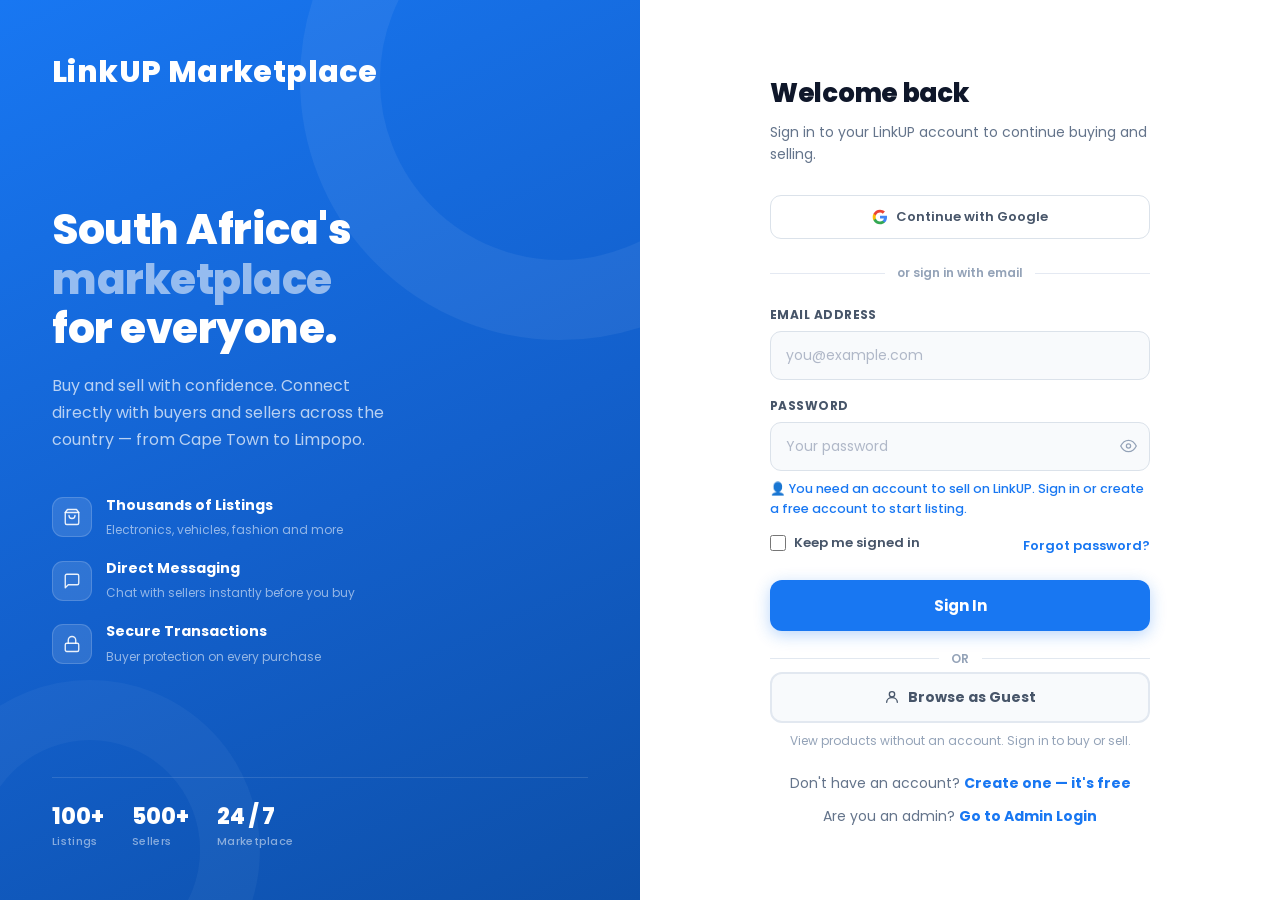
<file: LinkUP Project/frontend/sell.html>
<!DOCTYPE html>
<html lang="en">
<head>
<meta charset="UTF-8">
<meta name="viewport" content="width=device-width, initial-scale=1.0">
<title>Sell Product — LinkUP</title>
<link rel="stylesheet" href="style.css">
<style>
body { margin:0; font-family:'Poppins','Segoe UI',Arial,sans-serif; background:#f5f7fb; }

/* TOPBAR */
.topbar { display:flex; justify-content:space-between; align-items:center; padding:0 35px; height:66px; background:linear-gradient(135deg, #1877f2 0%, #1360cc 55%, #0d4fa8 100%); box-shadow:0 4px 18px rgba(24,119,242,.25); position:sticky; top:0; z-index:999; }
.logo-area h1 { margin:0; font-size:24px; color:#ffffff; font-weight:800; text-shadow:0 2px 8px rgba(0,0,0,.2); }
.logo-area p  { margin:0; font-size:12px; color:rgba(255, 255, 255, 0.8); }
.nav-right { display:flex; gap:4px; align-items:center; }
.nav-right a { color:rgba(255, 254, 254, 0.85); padding:8px 13px; border-radius:9px; font-size:14px; font-weight:400; transition:background .2s; text-decoration:none; }
.nav-right a:hover { background:rgba(255,255,255,.18); }
.nav-right a.active { background:rgba(255,255,255,.22); color:#fff; font-weight:600; }

/* LAYOUT */
.marketplace-layout { display:flex; min-height:calc(100vh - 66px); }

/* SIDEBAR */
.sidebar { width:260px; flex-shrink:0; background:#fff; border-right:1px solid #e4e9f2; padding:24px 18px; position:sticky; top:66px; height:calc(100vh - 66px); overflow-y:auto; }
.sidebar h2 { color:#1877f2; font-size:20px; font-weight:800; margin-bottom:20px; }
.sidebar p { color:#475569; padding:10px 12px; border-radius:9px; cursor:pointer; font-size:14px; font-weight:500; transition:background .18s, color .18s; margin-bottom:2px; }
.sidebar p:hover { background:#eef4ff; color:#1877f2; }
.tip-box { background:#eef4ff; border:1px solid #dbeafe; padding:16px; border-radius:14px; margin-top:20px; }
.tip-box h3 { margin:0 0 12px; color:#1877f2; font-size:14px; font-weight:700; }
.tip-box p  { padding:0; margin:7px 0; cursor:default; font-size:13px; color:#475569; }
.tip-box p:hover { background:none; color:#475569; }

/* LISTINGS COUNT */
.listings-badge { background:#1877f2; color:#fff; border-radius:10px; padding:12px; text-align:center; margin-top:16px; }
.listings-badge strong { font-size:24px; display:block; }
.listings-badge span { font-size:12px; opacity:.85; }

/* MAIN */
.main-content { flex:1; padding:30px 35px; min-width:0; }

/* SELL BOX */
.sell-box { background:#fff; border-radius:20px; padding:30px; box-shadow:0 4px 20px rgba(0,0,0,.07); max-width:860px; margin:0 auto; }

/* HEADER */
.sell-header { margin-bottom:24px; padding-bottom:18px; border-bottom:1px solid #f1f5f9; }
.sell-header h2 { margin:0; color:#1877f2; font-size:28px; font-weight:800; }
.sell-header p  { color:#64748b; margin-top:6px; font-size:14px; }

/* LOGIN WARNING */
.login-warning { background:#fff1f2; border:1px solid #fecdd3; color:#dc2626; padding:12px 16px; border-radius:10px; margin-bottom:20px; display:none; font-size:14px; font-weight:500; }

/* FORM GRID */
.form-grid { display:grid; grid-template-columns:1fr 1fr; gap:18px; }
.full { grid-column:1/-1; }

.sell-box label { display:block; margin-bottom:7px; font-weight:700; font-size:12px; text-transform:uppercase; letter-spacing:.4px; color:#475569; }

.sell-box input,
.sell-box select,
.sell-box textarea {
    width:100%; padding:13px 15px; border-radius:11px; border:1.5px solid #dbe2ea;
    font-size:14px; font-family:inherit; background:#f8fafc; color:#111827;
    box-sizing:border-box; outline:none;
    transition:border-color .18s, box-shadow .18s, background .18s;
}

.sell-box input:focus,
.sell-box select:focus,
.sell-box textarea:focus { border-color:#1877f2; background:#fff; box-shadow:0 0 0 3px rgba(24,119,242,.12); }

.sell-box input.err { border-color:#ef4444; background:#fff5f5; }

.sell-box textarea { resize:none; height:110px; line-height:1.6; }

/* CHAR COUNT */
.char-row { display:flex; justify-content:space-between; align-items:center; margin-top:5px; }
#charCount { font-size:12px; color:#94a3b8; }
#charCount.warn { color:#f59e0b; }
#charCount.over { color:#ef4444; }

/* PRICE INPUT */
.price-wrap { position:relative; }
.price-prefix { position:absolute; left:14px; top:50%; transform:translateY(-50%); color:#64748b; font-weight:700; font-size:14px; pointer-events:none; }
#price { padding-left:30px; }

/* UPLOAD */
.upload-box {
    border:2px dashed #b6cdf8; background:#f8fbff; padding:30px 20px;
    border-radius:16px; text-align:center; cursor:pointer;
    transition:border-color .2s, background .2s;
}
.upload-box:hover, .upload-box.drag-over { border-color:#1877f2; background:#eef4ff; }
.upload-box .upload-icon { font-size:36px; margin-bottom:8px; }
.upload-box p { color:#64748b; font-size:14px; margin:4px 0; }
.upload-box span { font-size:12px; color:#94a3b8; }

.upload-input { display:none; }

#preview { display:flex; flex-wrap:wrap; gap:10px; margin-top:14px; }
.preview-item { position:relative; width:100px; height:100px; }
.preview-item img { width:100%; height:100%; object-fit:cover; border-radius:10px; border:2px solid #eef4ff; display:block; }
.preview-remove { position:absolute; top:-6px; right:-6px; width:22px; height:22px; background:#ef4444; color:#fff; border:none; border-radius:50%; font-size:13px; font-weight:700; cursor:pointer; display:flex; align-items:center; justify-content:center; line-height:1; }

/* FEATURES */
.features { display:grid; grid-template-columns:repeat(auto-fit,minmax(180px,1fr)); gap:14px; margin-top:24px; }
.feature-card { background:#f8fbff; border:1px solid #dbeafe; padding:16px; border-radius:14px; }
.feature-card h4 { margin:0 0 6px; color:#1877f2; font-size:14px; }
.feature-card p  { color:#64748b; font-size:13px; margin:0; }

/* PUBLISH */
.publish-btn { width:100%; padding:15px; border:none; border-radius:14px; background:linear-gradient(135deg,#1877f2,#4facfe); color:#fff; font-size:16px; font-weight:700; cursor:pointer; margin-top:24px; font-family:inherit; transition:opacity .18s, transform .15s; box-shadow:0 4px 16px rgba(24,119,242,.3); }
.publish-btn:hover { opacity:.9; transform:translateY(-2px); }
.publish-btn:disabled { background:#94a3b8; box-shadow:none; cursor:not-allowed; transform:none; }

.spinner { display:inline-block; width:16px; height:16px; border:2px solid rgba(255,255,255,.4); border-top-color:#fff; border-radius:50%; animation:spin .6s linear infinite; margin-right:8px; vertical-align:middle; }
@keyframes spin { to { transform:rotate(360deg); } }

/* LISTINGS PREVIEW */
.my-listings { margin-top:32px; }
.my-listings h3 { font-size:18px; font-weight:700; margin-bottom:14px; color:#111827; }
.listing-card { display:flex; gap:14px; align-items:center; background:#f8fafc; border-radius:14px; padding:14px; margin-bottom:12px; border:1px solid #e4e9f2; transition:background .18s; }
.listing-card:hover { background:#eef4ff; }
.listing-card img { width:60px; height:60px; object-fit:cover; border-radius:10px; flex-shrink:0; }
.listing-card-info { flex:1; min-width:0; }
.listing-card-info h4 { margin:0 0 3px; font-size:14px; font-weight:700; white-space:nowrap; overflow:hidden; text-overflow:ellipsis; }
.listing-card-info p  { margin:0; font-size:13px; color:#64748b; }
.listing-card .price { color:#1877f2; font-size:14px; font-weight:700; }
.listing-card button { background:#fee2e2; color:#dc2626; border:none; padding:7px 12px; border-radius:8px; font-size:12px; font-weight:600; cursor:pointer; font-family:inherit; transition:background .18s; flex-shrink:0; }
.listing-card button:hover { background:#fecaca; }

.no-listings { color:#94a3b8; font-size:14px; text-align:center; padding:24px; }

/* TOAST */
#toast { position:fixed; bottom:24px; right:24px; background:#111827; color:#fff; padding:13px 20px; border-radius:12px; font-size:14px; font-weight:500; opacity:0; pointer-events:none; z-index:9999; transform:translateY(14px); transition:opacity .25s,transform .25s; border-left:4px solid #1877f2; box-shadow:0 8px 24px rgba(0,0,0,.18); max-width:280px; }
#toast.show { opacity:1; transform:translateY(0); }
#toast.success { border-left-color:#22c55e; }
#toast.error   { border-left-color:#ef4444; }

@media(max-width:900px) {
    .marketplace-layout { flex-direction:column; }
    .sidebar { width:100%; height:auto; position:relative; top:0; border-right:none; border-bottom:1px solid #e4e9f2; }
    .main-content { padding:20px; }
    .form-grid { grid-template-columns:1fr; }
}
</style>
</head>
<body>

<div id="toast"></div>

<!-- TOPBAR -->
<!-- Mobile nav overlay -->
<div class="mobile-nav-overlay" id="mobileOverlay" onclick="closeMobileNav()"></div>
<nav class="mobile-nav" id="mobileNav">
  <button class="mobile-nav-close" onclick="closeMobileNav()">&#x2715;</button>
  <a href="index.html">🏠 Home</a>
  <a href="products.html">🔍 Browse</a>
  <a href="sell.html">➕ Sell</a>
  <a href="cart.html">🛒 Cart</a>
  <a href="chat.html">💬 Chat</a>
  <a href="account.html">👤 Account</a>
  <a href="about.html">ℹ️ About</a>
  <a href="login.html" class="mobile-login">Sign In</a>
</nav>

<header class="topbar">
  <a href="index.html" class="brand">
    <svg width="148" height="40" viewBox="0 0 148 40" fill="none" xmlns="http://www.w3.org/2000/svg">
      <!-- Left circle -->
      <circle cx="14" cy="20" r="9" stroke="white" stroke-width="2.5" fill="none"/>
      <!-- Right circle overlapping -->
      <circle cx="28" cy="20" r="9" stroke="white" stroke-width="2.5" fill="none"/>
      <!-- Upward arrow rising from overlap -->
      <line x1="21" y1="17" x2="21" y2="7" stroke="white" stroke-width="2.5" stroke-linecap="round"/>
      <polyline points="17,11 21,6 25,11" stroke="white" stroke-width="2.5" stroke-linecap="round" stroke-linejoin="round" fill="none"/>
      <!-- Wordmark -->
      <text x="44" y="26" font-family="Poppins, Segoe UI, Arial, sans-serif"
            font-size="20" font-weight="800" fill="white" letter-spacing="0.4">
        Link<tspan fill="rgba(255,255,255,0.55)">UP</tspan>
      </text>
    </svg>
  </a>
  <nav class="nav-right">
    <a href="index.html">Home</a>
    <a href="products.html">Browse</a>
    <a href="sell.html" class="active">Sell</a>
    <a href="cart.html" class="cart-link">🛒 Cart <span id="cartCount" class="cart-count">0</span></a>
    <a href="chat.html">Chat</a>
    <a href="account.html">Account</a>
    <a href="about.html">About</a>
    <a href="login.html" class="login-link">Sign In</a>
  </nav>
  <button class="hamburger" id="hamburger" onclick="toggleMobileNav()" aria-label="Open menu"><span></span><span></span><span></span></button>
</header>

<div class="marketplace-layout">

  <!-- SIDEBAR -->
  <aside class="sidebar">
    <h2>Seller Dashboard</h2>
    <p onclick="location.href='index.html'">Home</p>
    <p onclick="location.href='products.html'">Browse Products</p>
    <p onclick="location.href='cart.html'">🛒 Cart</p>
    <p onclick="location.href='chat.html'">Messages</p>
    <p onclick="location.href='settings.html'">Settings</p>
    <p onclick="location.href='account.html'">My Account</p>

    <div class="listings-badge">
      <strong id="listingCountBadge">0</strong>
      <span>My Active Listings</span>
    </div>

    <div class="tip-box">
      <h3>Seller Tips</h3>
      <p>✔ Upload clear product images</p>
      <p>✔ Add detailed descriptions</p>
      <p>✔ Use realistic pricing</p>
      <p>✔ Mention delivery options</p>
      <p>✔ Include product condition</p>
    </div>
  </aside>

  <!-- MAIN -->
  <div class="main-content">
    <div class="sell-box">

      <div class="sell-header">
        <h2>Create New Listing</h2>
        <p>Fill in all product details to attract more buyers on LinkUP.</p>
      </div>

      <div class="login-warning" id="loginWarning">
        You must be logged in to publish products. <a href="login.html" style="color:#dc2626;font-weight:700;">Sign in →</a>
      </div>

      <div class="form-grid">

        <div>
          <label>Product Name *</label>
          <input id="prodName" placeholder="e.g. iPhone 13 Pro Max">
        </div>

        <div>
          <label>Price (R) *</label>
          <div class="price-wrap">
            <span class="price-prefix">R</span>
            <input id="price" type="number" placeholder="e.g. 4500" min="1">
          </div>
        </div>

        <div>
          <label>Category</label>
          <select id="category">
            <option value="electronics">Electronics</option>
            <option value="clothing">Clothing</option>
            <option value="furniture">Furniture</option>
            <option value="vehicles">Vehicles</option>
            <option value="beauty">Beauty</option>
            <option value="gaming">Gaming</option>
            <option value="education">Books & Education</option>
          </select>
        </div>

        <div>
          <label>Condition</label>
          <select id="condition">
            <option>Brand New</option>
            <option>Used - Excellent</option>
            <option>Used - Good</option>
            <option>Refurbished</option>
          </select>
        </div>

        <div>
          <label>Location</label>
          <input id="location" placeholder="e.g. Cape Town">
        </div>

        <div>
          <label>Delivery</label>
          <select id="delivery">
            <option>Courier available</option>
            <option>Pickup only</option>
            <option>Courier + Pickup</option>
            <option>Free delivery</option>
          </select>
        </div>

        <div class="full">
          <label>Description <span style="color:#94a3b8;font-weight:400;text-transform:none;letter-spacing:0;">(max 300 chars)</span></label>
          <textarea id="desc" maxlength="300" placeholder="Describe your product — condition, features, accessories, reason for selling..."></textarea>
          <div class="char-row">
            <span></span>
            <span id="charCount">0 / 300</span>
          </div>
        </div>

        <div class="full">
          <label>Product Images</label>
          <div class="upload-box" id="uploadBox" onclick="document.getElementById('imageUpload').click()"
            ondragover="event.preventDefault();this.classList.add('drag-over')"
            ondragleave="this.classList.remove('drag-over')"
            ondrop="handleDrop(event)">
            <div class="upload-icon">📸</div>
            <p><strong>Click to upload</strong> or drag & drop photos here</p>
            <span>JPEG, PNG, WebP — max 5MB each — up to 6 images</span>
            <input class="upload-input" type="file" id="imageUpload" multiple accept="image/*" onchange="handleFiles(this.files)">
          </div>
          <div id="preview"></div>
        </div>

      </div>

      <!-- FEATURES -->
      <div class="features">
        <div class="feature-card">
          <h4>Delivery Info</h4>
          <p>Add delivery details when chatting with buyers to close faster.</p>
        </div>
        <div class="feature-card">
          <h4>Better Exposure</h4>
          <p>Listings with 3+ images get 4x more views from buyers.</p>
        </div>
        <div class="feature-card">
          <h4>Buyer Trust</h4>
          <p>Detailed, honest listings help buyers decide faster.</p>
        </div>
      </div>

      <button class="publish-btn" id="publishBtn" onclick="submitProduct()">
        Publish Listing
      </button>

    </div>

    <!-- MY LISTINGS -->
    <div class="my-listings">
      <h3>My Active Listings</h3>
      <div id="myListings"></div>
    </div>

  </div>
</div>

<script>
/* ── TOAST ────────────────────────────────────────────────── */
function showToast(msg, type='') {
    const t = document.getElementById('toast');
    t.textContent = msg;
    t.className = 'show ' + type;
    clearTimeout(t._t);
    t._t = setTimeout(() => t.className = '', 3000);
}

/* ── CHAR COUNT ───────────────────────────────────────────── */
const descEl    = document.getElementById('desc');
const countEl   = document.getElementById('charCount');

descEl.addEventListener('input', () => {
    const len = descEl.value.length;
    countEl.textContent = len + ' / 300';
    countEl.className = len > 280 ? 'over' : len > 240 ? 'warn' : '';
});

/* ── IMAGE FILES ──────────────────────────────────────────── */
let selectedFiles = [];
let selectedImages = []; // base64 data URLs — persists across reloads

function handleFiles(files) {
    const arr = Array.from(files);
    if (selectedFiles.length + arr.length > 6) {
        showToast('Maximum 6 images allowed.', 'error');
        return;
    }
    arr.forEach(file => {
        if (file.size > 5 * 1024 * 1024) { showToast(file.name + ' is too large (max 5MB).', 'error'); return; }
        selectedFiles.push(file);
        const reader = new FileReader();
        reader.onload = e => {
            selectedImages.push(e.target.result); // store base64
            const wrap = document.createElement('div');
            wrap.className = 'preview-item';
            const idx = selectedImages.length - 1;
            wrap.innerHTML = `<img src="${e.target.result}"><button class="preview-remove" onclick="removeImg(${idx})">✕</button>`;
            document.getElementById('preview').appendChild(wrap);
        };
        reader.readAsDataURL(file);
    });
}

function handleDrop(e) {
    e.preventDefault();
    document.getElementById('uploadBox').classList.remove('drag-over');
    handleFiles(e.dataTransfer.files);
}

function removeImg(idx) {
    selectedFiles.splice(idx, 1);
    selectedImages.splice(idx, 1);
    renderPreview();
}

function renderPreview() {
    const preview = document.getElementById('preview');
    preview.innerHTML = '';
    selectedFiles.forEach((file, idx) => {
        const reader = new FileReader();
        reader.onload = e => {
            const wrap = document.createElement('div');
            wrap.className = 'preview-item';
            wrap.innerHTML = `<img src="${e.target.result}"><button class="preview-remove" onclick="removeImg(${idx})">✕</button>`;
            preview.appendChild(wrap);
        };
        reader.readAsDataURL(file);
    });
}

/* ── SUBMIT ───────────────────────────────────────────────── */
function isLoggedIn() { return localStorage.getItem('userEmail') && localStorage.getItem('isGuest') !== 'true'; }

function submitProduct() {
    if (!isLoggedIn()) {
        document.getElementById('loginWarning').style.display = 'block';
        window.scrollTo({ top: 0, behavior: 'smooth' });
        return;
    }

    const name      = document.getElementById('prodName').value.trim();
    const price     = document.getElementById('price').value;
    const desc      = document.getElementById('desc').value.trim();
    const category  = document.getElementById('category').value;
    const location  = document.getElementById('location').value.trim();
    const condition = document.getElementById('condition').value;
    const delivery  = document.getElementById('delivery').value;

    document.getElementById('prodName').classList.remove('err');
    document.getElementById('price').classList.remove('err');

    if (!name) { document.getElementById('prodName').classList.add('err'); showToast('Please enter a product name.', 'error'); return; }
    if (!price || Number(price) <= 0) { document.getElementById('price').classList.add('err'); showToast('Please enter a valid price.', 'error'); return; }

    const btn = document.getElementById('publishBtn');
    btn.disabled = true;
    btn.innerHTML = '<span class="spinner"></span>Publishing...';

    // Use base64 data URLs (persist across reloads, unlike blob URLs)
    const images = [...selectedImages];

    setTimeout(() => {
        const sellerEmail = localStorage.getItem('userEmail') || '';
        const seller = localStorage.getItem('userName') || sellerEmail || 'Anonymous';
        const listedAt = new Date().toLocaleDateString('en-ZA');

        // ── Save to seller's own listing store ─────────────────
        const myProds = JSON.parse(localStorage.getItem('products')) || [];
        const newProd = { name, price: Number(price), desc, category, location, condition, delivery, images, listedAt, seller, sellerEmail };
        myProds.unshift(newProd);
        localStorage.setItem('products', JSON.stringify(myProds));

        // ── Push into admin_products → appears on marketplace + admin panel ──
        const adminProds = JSON.parse(localStorage.getItem('admin_products')) || [];
        adminProds.unshift({
            name,
            price:       Number(price),
            category,
            image:       images[0] || '',
            images,
            description: desc,
            status:      'Active',
            seller,
            sellerEmail,
            condition,
            location,
            delivery,
            listedAt
        });
        localStorage.setItem('admin_products', JSON.stringify(adminProds));

        btn.disabled = false;
        btn.textContent = 'Publish Listing';

        showToast(name + ' is now live on the marketplace!', 'success');

        // Reset form
        document.getElementById('prodName').value = '';
        document.getElementById('price').value = '';
        document.getElementById('desc').value = '';
        document.getElementById('location').value = '';
        document.getElementById('charCount').textContent = '0 / 300';
        selectedFiles  = [];
        selectedImages = [];
        document.getElementById('preview').innerHTML = '';

        renderMyListings();
    }, 1200);
}

/* ── MY LISTINGS ──────────────────────────────────────────── */
function renderMyListings() {
    const products = JSON.parse(localStorage.getItem('products')) || [];
    const box = document.getElementById('myListings');
    document.getElementById('listingCountBadge').textContent = products.length;

    if (!products.length) {
        box.innerHTML = '<div class="no-listings">You haven\'t listed any products yet.</div>';
        return;
    }

    box.innerHTML = products.map((p, i) => `
    <div class="listing-card">
        <img src="${p.images && p.images[0] ? p.images[0] : 'https://via.placeholder.com/60'}" alt="${p.name}">
        <div class="listing-card-info">
            <h4>${p.name}</h4>
            <p>${p.category} • ${p.condition} • ${p.listedAt || 'Today'}</p>
        </div>
        <span class="price">R${Number(p.price).toLocaleString()}</span>
        <button onclick="deleteListing(${i})">Delete</button>
    </div>`).join('');
}

function deleteListing(i) {
    const products = JSON.parse(localStorage.getItem('products')) || [];
    const name = products[i].name;
    products.splice(i, 1);
    localStorage.setItem('products', JSON.stringify(products));

    // Also remove from admin_products so it disappears from marketplace
    const adminProds = JSON.parse(localStorage.getItem('admin_products')) || [];
    const ai = adminProds.findIndex(p => p.name === name);
    if (ai !== -1) { adminProds.splice(ai, 1); localStorage.setItem('admin_products', JSON.stringify(adminProds)); }

    renderMyListings();
    showToast(name + ' removed from marketplace.', 'error');
}

/* ── CART COUNT ───────────────────────────────────────────── */
function updateCartCount() {
    const cart = JSON.parse(localStorage.getItem('cart')) || [];
    const el = document.getElementById('cartCount');
    if (el) el.textContent = cart.length;
}

/* ── MOBILE NAV ───────────────────────────────────────────── */
function toggleMobileNav() {
    const nav = document.getElementById('mobileNav');
    const overlay = document.getElementById('mobileOverlay');
    const btn = document.getElementById('hamburger');
    const open = nav.classList.toggle('open');
    overlay.classList.toggle('open', open);
    btn.classList.toggle('open', open);
    document.body.style.overflow = open ? 'hidden' : '';
}
function closeMobileNav() {
    document.getElementById('mobileNav').classList.remove('open');
    document.getElementById('mobileOverlay').classList.remove('open');
    document.getElementById('hamburger').classList.remove('open');
    document.body.style.overflow = '';
}

/* ── INIT ─────────────────────────────────────────────────── */
// Guest guard — redirect guests to login with a message
if (localStorage.getItem('isGuest') === 'true' || !localStorage.getItem('userEmail')) {
    localStorage.setItem('guestRedirectMsg', 'You need an account to sell on LinkUP. Sign in or create a free account to start listing.');
    location.href = 'login.html';
} else {
    renderMyListings();
    updateCartCount();
}
</script>
</body>
</html>
</file>
<file: LinkUP Project/frontend/style.css>
/* ============================================================
   LINKUP  — style.css
   ============================================================ */

@import url('https://fonts.googleapis.com/css2?family=Poppins:wght@400;500;600;700;800&display=swap');

/* ── Reset ─────────────────────────────────────────────────── */
*, *::before, *::after { box-sizing: border-box; margin: 0; padding: 0; }

html { scroll-behavior: smooth; }

body {
    font-family: -apple-system, BlinkMacSystemFont, 'Segoe UI', sans-serif;
    background: #f5f7fb;
    color: #1e293b;
    font-size: 15px;
    line-height: 1.6;
    -webkit-font-smoothing: antialiased;
    animation: pageFade 0.35s ease;
}

@keyframes pageFade {
    from { opacity: 0; transform: translateY(6px); }
    to   { opacity: 1; transform: translateY(0); }
}

img { display: block; max-width: 100%; }
a   { text-decoration: none; color: inherit; }

/* ── Scrollbar ─────────────────────────────────────────────── */
::-webkit-scrollbar { width: 7px; height: 7px; }
::-webkit-scrollbar-track { background: transparent; }
::-webkit-scrollbar-thumb { background: #c9d7f2; border-radius: 20px; }
::-webkit-scrollbar-thumb:hover { background: #1877f2; }

/* ============================================================
   TOPBAR  DESIGN
   ============================================================ */
.topbar {
    background: linear-gradient(135deg, #1877f2 0%, #1360cc 55%, #0d4fa8 100%);
    overflow: hidden;
    color: white;
    padding: 0 50px;
    height: 68px;
    display: flex;
    justify-content: space-between;
    align-items: center;
    box-shadow: 0 3px 16px rgba(24,119,242,0.28);
    position: sticky;
    top: 0;
    z-index: 1000;
}

.brand {
    display: flex;
    align-items: center;
    text-decoration: none;
}

.brand-name {
    font-size: 40px;
    font-weight: 900;
    color: rgb(255, 255, 255);
    letter-spacing: 0.7px;
    text-shadow: 0 2px 8px rgba(0,0,0,0.2);
    line-height: 1;
}

.brand-tag {
    font-size: 12px;
    color: rgb(255, 255, 255);
    opacity: 0.85;
    letter-spacing: 0.3px;
}

/* Nav */
.nav-right {
    display: flex;
    align-items: center;
    gap: 4px;
}

.nav-right a {
    color: rgb(255, 255, 255);
    font-size: 14px;
    font-weight: 400;
    padding: 8px 13px;
    border-radius: 8px;
    white-space: nowrap;
    /* individual transitions only — no global * transition */
    transition: background 0.2s, transform 0.2s;
}

.nav-right a:hover {
    background: rgba(166, 163, 163, 0.455);
    transform: translateY(-1px);
}

.nav-right a.active {
    background: rgba(176, 173, 173, 0.298);
    font-weight: 600;
}

/* Cart */
.nav-right .cart-link {
    background: rgba(146, 146, 146, 0.2);
    border: 1px solid rgba(255,255,255,0.32);
    font-weight: 600;
}

.nav-right .cart-link:hover { background: rgba(255,255,255,0.32); }

.cart-count {
    background: #ff3b30;
    color: white;
    padding: 1px 6px;
    border-radius: 20px;
    font-size: 11px;
    font-weight: 700;
    margin-left: 4px;
}

/* Login pill */
.login-btn, .nav-right .login-link {
    background: white;
    color: #1877f2 !important;
    font-weight: 600;
    padding: 7px 16px;
    border-radius: 8px;
    transition: background 0.2s, transform 0.2s;
}

.login-btn:hover, .nav-right .login-link:hover {
    background: #eef4ff;
    transform: translateY(-1px);
}

/* ============================================================
   HERO 
   ============================================================ */
.hero {
    background: linear-gradient(135deg, #1877f2, #42a5f5);
    color: white;
    padding: 70px 20px;
    text-align: center;
}

.hero-bg {
    background: url("tomasz-anusiewicz-4RNMungWX14-unsplash.jpg") center/cover no-repeat;
    height: 380px;
    padding: 0;
}

.hero-overlay {
    background: rgba(0,0,0,0.48);
    height: 100%;
    display: flex;
    flex-direction: column;
    justify-content: center;
    align-items: center;
    padding: 20px;
}

.hero-overlay h2 { font-size: 40px; font-weight: 800; margin-bottom: 10px; }
.hero-overlay p  { font-size: 17px; opacity: 0.9; margin-bottom: 24px; }

.hero-content { max-width: 620px; margin: auto; }
.hero h2      { font-size: 36px; font-weight: 800; margin-bottom: 10px; }
.hero p       { font-size: 17px; opacity: 0.9; margin-bottom: 24px; }

/* Search */
.search-box {
    display: flex;
    max-width: 520px;
    margin: 0 auto;
    background: white;
    border-radius: 12px;
    overflow: hidden;
    box-shadow: 0 6px 24px rgba(0,0,0,0.15);
}

.search-box select {
    padding: 0 14px;
    border: none;
    border-right: 1px solid #e0e7ef;
    background: #f8fafc;
    color: #475569;
    font-size: 13px;
    font-family: 'Poppins', sans-serif;
    font-weight: 500;
    outline: none;
    cursor: pointer;
    min-width: 120px;
}

.search-box input {
    flex: 1;
    border: none;
    padding: 14px 18px;
    font-size: 15px;
    font-family: 'Poppins', sans-serif;
    color: #1e293b;
    outline: none;
    background: white;
}

.search-box button {
    background: #1877f2;
    color: white;
    border: none;
    padding: 0 28px;
    font-size: 14px;
    font-weight: 600;
    font-family: 'Poppins', sans-serif;
    cursor: pointer;
    border-radius: 0;
    transition: background 0.2s;
}

.search-box button:hover { background: #1360cc; transform: none; }

/* ============================================================
   SECTION TITLE
   ============================================================ */
.container { padding: 30px 40px; }

.section-title {
    font-size: 26px;
    font-weight: 800;
    color: #1e293b;
    font-family: 'Poppins', sans-serif;
    margin-bottom: 20px;
    letter-spacing: 0.2px;
}

/* ============================================================
   PRODUCT GRID & CARDS 
   ============================================================ */
.grid {
    display: grid;
    grid-template-columns: repeat(auto-fill, minmax(220px, 1fr));
    gap: 20px;
}

.product-row {
    display: flex;
    gap: 18px;
    overflow-x: auto;
    padding: 4px 4px 14px;
    scroll-snap-type: x mandatory;
}

.product-row::-webkit-scrollbar { height: 5px; }

.product {
    background: white;
    border-radius: 16px;
    overflow: hidden;
    box-shadow: 0 2px 12px rgba(0,0,0,0.07);
    position: relative;
    scroll-snap-align: start;
    flex-shrink: 0;
    min-width: 210px;
    display: flex;
    flex-direction: column;
    /* targeted transitions only */
    transition: transform 0.25s ease, box-shadow 0.25s ease;
}

.product:hover {
    transform: translateY(-6px);
    box-shadow: 0 12px 32px rgba(0,0,0,0.13);
}

.product img {
    width: 100%;
    height: 170px;
    object-fit: cover;
    transition: transform 0.38s ease;
}

.product:hover img { transform: scale(1.05); }

.product h3, .product h4 {
    font-size: 15px;
    font-weight: 600;
    padding: 12px 14px 4px;
    color: #1e293b;
}

.product-desc, .product-description {
    font-size: 13px;
    color: #64748b;
    line-height: 1.5;
    padding: 0 14px;
    margin-bottom: 10px;
    flex: 1;
}

/* Your blue price colour kept */
.price, .product-price {
    font-size: 20px;
    font-weight: 700;
    color: #1877f2;
    padding: 4px 14px 12px;
    font-family: 'Poppins', sans-serif;
}

.location {
    font-size: 12px;
    color: #94a3b8;
    padding: 0 14px 8px;
}

/* Product action buttons */
.product-actions {
    display: flex;
    gap: 8px;
    padding: 0 14px 14px;
}

.product-actions button {
    flex: 1;
    padding: 9px 10px;
    border: none;
    border-radius: 9px;
    font-size: 13px;
    font-weight: 600;
    font-family: 'Poppins', sans-serif;
    cursor: pointer;
    transition: background 0.18s, transform 0.15s;
}

/* Like = light blue, Add = solid blue */
.product-actions button:first-child {
    background: #eef4ff;
    color: #1877f2;
}

.product-actions button:first-child:hover {
    background: #dbeafe;
    transform: translateY(-1px);
}

.product-actions button:last-child {
    background: #1877f2;
    color: white;
}

.product-actions button:last-child:hover {
    background: #1360cc;
    transform: translateY(-1px);
}

/* ============================================================
   GLOBAL BUTTONS
   ============================================================ */
button {
    font-family: 'Poppins', sans-serif;
    background: #1877f2;
    color: white;
    border: none;
    padding: 10px 18px;
    border-radius: 10px;
    cursor: pointer;
    font-size: 14px;
    font-weight: 600;
    transition: background 0.18s, transform 0.15s;
}

button:hover { background: #1360cc; transform: translateY(-2px); }
button:active { transform: translateY(0); }

button.secondary {
    background: white;
    color: #1877f2;
    border: 2px solid #1877f2;
}

button.secondary:hover { background: #eef4ff; }

/* ============================================================
   GLOBAL INPUTS
   ============================================================ */
input, select, textarea {
    font-family: 'Poppins', sans-serif;
    font-size: 14px;
    border: 1.5px solid #dbe2ea;
    border-radius: 10px;
    padding: 12px 14px;
    background: #f8fafc;
    color: #1e293b;
    outline: none;
    width: 100%;
    transition: border-color 0.18s, box-shadow 0.18s, background 0.18s;
}

input:focus, select:focus, textarea:focus {
    border-color: #1877f2;
    background: white;
    box-shadow: 0 0 0 3px rgba(24,119,242,0.12);
}

input::placeholder, textarea::placeholder { color: #94a3b8; }

label {
    display: block;
    font-size: 13px;
    font-weight: 600;
    color: #475569;
    margin-bottom: 6px;
}

textarea { resize: none; height: 110px; line-height: 1.6; }

#charCount { font-size: 12px; text-align: right; color: #94a3b8; margin-top: 4px; }

/* ============================================================
   LAYOUT  — sidebar + main
   ============================================================ */
.marketplace-layout {
    display: flex;
    min-height: 100vh;
}

.main-content { flex: 1; padding: 24px; min-width: 0; }

/* Sidebar */
.sidebar {
    width: 272px;
    flex-shrink: 0;
    background: white;
    border-right: 1px solid #e4e9f2;
    padding: 24px 20px;
    position: sticky;
    top: 68px;
    height: calc(100vh - 68px);
    overflow-y: auto;
}

.sidebar h2 {
    color: #1877f2;
    font-size: 18px;
    font-weight: 700;
    margin-bottom: 20px;
}

.sidebar p {
    color: #475569;
    padding: 10px 12px;
    border-radius: 8px;
    cursor: pointer;
    font-size: 14px;
    font-weight: 500;
    transition: background 0.18s, color 0.18s;
    margin-bottom: 2px;
}

.sidebar p:hover, .sidebar p.active {
    background: #eef4ff;
    color: #1877f2;
}

.sidebar input, .sidebar select {
    margin-bottom: 12px;
    padding: 10px 12px;
    border-radius: 8px;
    font-size: 13px;
}

.sidebar button {
    width: 100%;
    margin: 6px 0;
    padding: 10px 14px;
    border-radius: 9px;
    font-size: 14px;
}

.sidebar hr { border: none; border-top: 1px solid #e4e9f2; margin: 14px 0; }

/* Admin sidebar */
.admin-layout { display: flex; }

.admin-sidebar {
    width: 220px;
    background: #1e293b;
    color: white;
    height: 100vh;
    padding: 24px 16px;
    position: sticky;
    top: 0;
    flex-shrink: 0;
}

.admin-sidebar a {
    display: block;
    color: rgba(255,255,255,0.7);
    padding: 10px 12px;
    border-radius: 8px;
    font-size: 14px;
    font-weight: 500;
    margin-bottom: 4px;
    transition: background 0.18s, color 0.18s;
}

.admin-sidebar a:hover { background: rgba(255,255,255,0.1); color: white; }

.admin-main { flex: 1; padding: 24px; }

/* ============================================================
   AUTH PAGES
   ============================================================ */
.auth-wrapper {
    min-height: calc(100vh - 68px);
    display: flex;
    align-items: center;
    justify-content: center;
    padding: 40px 16px;
    background: #f5f7fb;
}

.auth-box {
    background: white;
    border-radius: 20px;
    padding: 40px;
    width: 100%;
    max-width: 420px;
    box-shadow: 0 8px 32px rgba(0,0,0,0.1);
}

.auth-box h2 {
    font-size: 26px;
    font-weight: 800;
    text-align: center;
    margin-bottom: 4px;
}

.motto { text-align: center; color: #64748b; font-size: 14px; margin-bottom: 28px; }
.auth-box input { margin-bottom: 14px; }
.error { color: #ef4444; font-size: 13px; min-height: 18px; margin: 4px 0 8px; }
.link  { color: #1877f2; font-size: 14px; cursor: pointer; text-align: center; margin-top: 12px; }
.auth-box p a { color: #1877f2; font-weight: 600; }

/* ============================================================
   QUICK ACTIONS
   ============================================================ */
.quick-actions {
    display: flex;
    justify-content: center;
    flex-wrap: wrap;
    gap: 20px;
    padding: 32px 40px;
}

.action-card {
    background: white;
    padding: 24px 20px;
    border-radius: 16px;
    width: 200px;
    text-align: center;
    cursor: pointer;
    box-shadow: 0 4px 14px rgba(0,0,0,0.08);
    transition: transform 0.25s ease, box-shadow 0.25s ease;
}

.action-card:hover {
    transform: translateY(-6px) scale(1.02);
    box-shadow: 0 12px 28px rgba(0,0,0,0.12);
}

.action-card h3 { font-size: 16px; font-weight: 700; margin: 10px 0 6px; }
.action-card p  { font-size: 13px; color: #64748b; }

/* ============================================================
   SUMMARY CARD (cart sidebar)
   ============================================================ */
.summary-card {
    background: #1e293b;
    color: white;
    border-radius: 16px;
    padding: 22px;
    margin-top: 20px;
}

.summary-card h3 { font-size: 16px; font-weight: 700; margin-bottom: 16px; }

.summary-line {
    display: flex;
    justify-content: space-between;
    font-size: 14px;
    margin-bottom: 10px;
    color: rgba(255,255,255,0.75);
}

.summary-line strong { color: white; }

.total-line {
    font-size: 20px;
    font-weight: 700;
    color: white;
    border-top: 1px solid rgba(255,255,255,0.15);
    padding-top: 12px;
    margin-top: 8px;
    display: flex;
    justify-content: space-between;
}

/* ============================================================
   TOAST  
   ============================================================ */
#toast {
    position: fixed;
    bottom: 24px;
    right: 24px;
    background: #111827;
    color: white;
    padding: 14px 20px;
    border-radius: 12px;
    font-size: 14px;
    font-weight: 500;
    opacity: 0;
    pointer-events: none;
    z-index: 9999;
    transform: translateY(16px);
    transition: opacity 0.25s ease, transform 0.25s ease;
    max-width: 300px;
    box-shadow: 0 8px 24px rgba(0,0,0,0.18);
    border-left: 4px solid #1877f2;
}

#toast.show { opacity: 1; transform: translateY(0); }

/* ============================================================
   QUICK VIEW MODAL
   ============================================================ */
.quick-view {
    position: fixed;
    inset: 0;
    background: rgba(0,0,0,0.55);
    backdrop-filter: blur(3px);
    display: none;
    align-items: center;
    justify-content: center;
    z-index: 9999;
    padding: 16px;
}

.quick-content {
    background: white;
    border-radius: 20px;
    width: 100%;
    max-width: 360px;
    overflow: hidden;
    position: relative;
    animation: popIn 0.25s ease;
    box-shadow: 0 20px 60px rgba(0,0,0,0.2);
    text-align: center;
    padding-bottom: 20px;
}

.quick-content img {
    width: 100%;
    height: 220px;
    object-fit: cover;
    border-radius: 0;
}

.quick-content h2 { font-size: 20px; font-weight: 700; padding: 16px 20px 4px; }
.quick-content p  { font-size: 14px; color: #64748b; padding: 0 20px 14px; }

.close-quick {
    position: absolute;
    top: 12px;
    right: 12px;
    background: rgba(255,255,255,0.9);
    border: none;
    width: 32px;
    height: 32px;
    border-radius: 50%;
    font-size: 14px;
    cursor: pointer;
    display: flex;
    align-items: center;
    justify-content: center;
    box-shadow: 0 2px 8px rgba(0,0,0,0.12);
    transition: background 0.18s;
    color: #1e293b;
}

.close-quick:hover { background: white; transform: none; }

@keyframes popIn {
    from { transform: scale(0.88); opacity: 0; }
    to   { transform: scale(1);    opacity: 1; }
}

/* ============================================================
   SLIDERS 
   ============================================================ */

/* Bottom slideshow */
.slide { display: none; }
.slide.active { display: block; }

.slide img {
    width: 100%;
    height: 230px;
    object-fit: cover;
    border-radius: 14px;
    display: block;
}

/* Slideshow wrapper */
.slideshow {
    position: relative;
    margin: 30px 0;
    border-radius: 16px;
    overflow: hidden;
}

.slide-btn {
    position: absolute;
    top: 50%;
    transform: translateY(-50%);
    background: rgba(255,255,255,0.88);
    border: none;
    width: 40px;
    height: 40px;
    border-radius: 50%;
    font-size: 16px;
    cursor: pointer;
    color: #1e293b;
    z-index: 10;
    box-shadow: 0 2px 10px rgba(0,0,0,0.12);
    display: flex;
    align-items: center;
    justify-content: center;
    transition: background 0.18s, transform 0.18s;
}

.slide-btn:hover { background: white; transform: translateY(-50%) scale(1.08); }
.slide-btn.prev  { left: 14px; }
.slide-btn.next  { right: 14px; }

/* Mid-page promo slider */
.mid-slider { position: relative; margin: 30px 0; }

.mid-slide { display: none; position: relative; }
.mid-slide.active { display: block; }

.mid-slide img {
    width: 100%;
    height: 260px;
    object-fit: cover;
    border-radius: 16px;
    display: block;
}

.mid-overlay {
    position: absolute;
    top: 25%;
    left: 6%;
    color: white;
}

.mid-overlay h2 {
    font-size: 30px;
    font-weight: 800;
    margin-bottom: 14px;
    text-shadow: 0 2px 8px rgba(0,0,0,0.3);
}

.mid-overlay button {
    background: #1877f2;
    color: white;
    padding: 10px 22px;
    border-radius: 10px;
    font-size: 14px;
    font-weight: 600;
    border: none;
    cursor: pointer;
    transition: background 0.18s, transform 0.15s;
}

.mid-overlay button:hover { background: #1360cc; transform: translateY(-2px); }

/* Home slider */
.home-slider {
    position: relative;
    height: 250px;
    overflow: hidden;
    margin: 20px;
    border-radius: 14px;
}

.slide-img {
    position: absolute;
    inset: 0;
    width: 100%;
    height: 100%;
    object-fit: cover;
    opacity: 0;
    transition: opacity 0.5s ease;
}

.slide-img.active { opacity: 1; }

/* ============================================================
   SCROLL REVEAL
   ============================================================ */
.reveal {
    opacity: 0;
    transform: translateY(28px);
    transition: opacity 0.55s ease, transform 0.55s ease;
}

.reveal.active { opacity: 1; transform: translateY(0); }

/* ============================================================
   TABLES
   ============================================================ */
table { width: 100%; border-collapse: collapse; margin-top: 12px; }

th {
    background: #1877f2;
    color: white;
    padding: 12px 14px;
    font-size: 13px;
    font-weight: 600;
    text-align: left;
}

td {
    padding: 12px 14px;
    border-bottom: 1px solid #e4e9f2;
    font-size: 14px;
    color: #475569;
}

tr:hover td { background: #f8fafc; }

/* ============================================================
   ADMIN STAT CARDS
   ============================================================ */
.stats { display: flex; gap: 16px; flex-wrap: wrap; margin-bottom: 28px; }

.card {
    background: white;
    padding: 20px 24px;
    border-radius: 16px;
    flex: 1;
    min-width: 140px;
    text-align: center;
    box-shadow: 0 2px 12px rgba(0,0,0,0.07);
}

.card h2 { font-size: 28px; font-weight: 800; color: #1877f2; margin-bottom: 4px; }
.card p  { font-size: 13px; color: #64748b; }

/* Account cards */
.account-card {
    background: white;
    border-radius: 16px;
    padding: 28px;
    box-shadow: 0 4px 16px rgba(0,0,0,0.07);
    text-align: center;
    margin-bottom: 24px;
}

/* ============================================================
   CHAT
   ============================================================ */
.chat-layout {
    display: flex;
    height: calc(100vh - 68px);
}

.chat-list {
    width: 290px;
    flex-shrink: 0;
    background: white;
    border-right: 1px solid #e4e9f2;
    display: flex;
    flex-direction: column;
}

.chat-search { padding: 16px; border-bottom: 1px solid #eef0f5; }
.chat-search input { border-radius: 10px; background: #f7f9fc; }

.chat-users { overflow-y: auto; flex: 1; }

.chat-user {
    display: flex;
    gap: 12px;
    align-items: center;
    padding: 14px 16px;
    cursor: pointer;
    border-bottom: 1px solid #f1f5f9;
    transition: background 0.18s;
}

.chat-user:hover  { background: #eef4ff; }
.chat-user.active { background: #1877f2; color: white; }

.chat-user img {
    width: 46px;
    height: 46px;
    border-radius: 50%;
    object-fit: cover;
    flex-shrink: 0;
}

.chat-user h4 { font-size: 14px; font-weight: 600; margin-bottom: 2px; }
.chat-user p  { font-size: 12px; opacity: 0.75; }

.online  { color: #22c55e; font-size: 12px; font-weight: 600; }
.offline { color: #94a3b8; font-size: 12px; }

.chat-main {
    flex: 1;
    display: flex;
    flex-direction: column;
    background: #f8fafc;
    min-width: 0;
}

.chat-header {
    background: white;
    padding: 16px 20px;
    border-bottom: 1px solid #e4e9f2;
    display: flex;
    justify-content: space-between;
    align-items: center;
}

.chat-user-info { display: flex; align-items: center; gap: 12px; }
.chat-user-info img { width: 46px; height: 46px; border-radius: 50%; }
.chat-user-info h3 { font-size: 16px; font-weight: 700; }

.chat-actions { display: flex; gap: 8px; }

.chat-actions button {
    background: #eef4ff;
    color: #1877f2;
    padding: 9px 12px;
    border-radius: 10px;
    font-size: 16px;
    transition: background 0.18s, transform 0.15s;
}

.chat-actions button:hover {
    background: #1877f2;
    color: white;
    transform: translateY(-1px);
}

.chat-box { flex: 1; overflow-y: auto; padding: 24px; }

.msg {
    display: flex;
    margin: 12px 0;
    animation: msgFade 0.25s ease;
}

@keyframes msgFade {
    from { opacity: 0; transform: translateY(8px); }
    to   { opacity: 1; transform: translateY(0); }
}

.msg.user   { justify-content: flex-end; }
.msg.seller { gap: 10px; }
.msg.seller img { width: 32px; height: 32px; border-radius: 50%; flex-shrink: 0; align-self: flex-end; }

.bubble {
    padding: 11px 15px;
    border-radius: 18px;
    max-width: 300px;
    font-size: 14px;
    line-height: 1.45;
    box-shadow: 0 1px 4px rgba(0,0,0,0.07);
}

.msg.user   .bubble { background: #1877f2; color: white; border-bottom-right-radius: 5px; }
.msg.seller .bubble { background: white;   color: #1e293b; border-bottom-left-radius: 5px; }

.time { font-size: 11px; opacity: 0.55; margin-top: 4px; padding: 0 4px; }

.chat-input {
    background: white;
    padding: 14px 16px;
    border-top: 1px solid #e4e9f2;
    display: flex;
    gap: 10px;
    align-items: center;
}

.chat-input input {
    flex: 1;
    border-radius: 24px;
    padding: 12px 18px;
    border: 1.5px solid #e0e7ef;
    background: #f7f9fc;
    width: auto;
}

.chat-input button {
    padding: 11px 22px;
    border-radius: 24px;
    flex-shrink: 0;
}

.chat-info {
    width: 300px;
    flex-shrink: 0;
    background: white;
    border-left: 1px solid #e4e9f2;
    padding: 20px;
    overflow-y: auto;
}

.profile-card {
    background: #f7f9fc;
    border-radius: 16px;
    padding: 20px;
    text-align: center;
    margin-bottom: 20px;
}

.profile-card img { width: 80px; height: 80px; border-radius: 50%; margin: 0 auto 12px; }

.item-card {
    border: 1px solid #e4e9f2;
    border-radius: 16px;
    overflow: hidden;
    cursor: pointer;
    transition: transform 0.22s, box-shadow 0.22s;
}

.item-card:hover { transform: translateY(-3px); box-shadow: 0 8px 24px rgba(0,0,0,0.1); }
.item-card img { width: 100%; height: 160px; object-fit: cover; }
.item-card-content { padding: 14px; }
.item-card-content button { width: 100%; margin-top: 10px; border-radius: 10px; }

/* ============================================================
   DARK MODE 
   ============================================================ */
.dark-mode { background: #0f172a; color: #f1f5f9; }
.dark-mode .topbar { background: linear-gradient(135deg, #0f172a, #1e293b); }
.dark-mode .hero   { background: linear-gradient(135deg, #1e293b, #334155); }

.dark-mode .product,
.dark-mode .action-card,
.dark-mode .account-card,
.dark-mode .auth-box,
.dark-mode .card { background: #1e293b; color: #f1f5f9; }

.dark-mode .product h3,
.dark-mode .product h4 { color: #f1f5f9; }

.dark-mode .sidebar { background: #1e293b; border-color: #334155; }
.dark-mode .sidebar p { color: rgba(255,255,255,0.7); }
.dark-mode .sidebar p:hover { background: rgba(255,255,255,0.1); color: white; }

.dark-mode input,
.dark-mode select,
.dark-mode textarea { background: #0f172a; color: #f1f5f9; border-color: #334155; }

.dark-mode .chat-main   { background: #0f172a; }
.dark-mode .chat-header { background: #1e293b; border-color: #334155; }
.dark-mode .chat-list   { background: #1e293b; border-color: #334155; }
.dark-mode .chat-input  { background: #1e293b; border-color: #334155; }
.dark-mode .msg.seller .bubble { background: #1e293b; color: #f1f5f9; }
.dark-mode .chat-info   { background: #1e293b; border-color: #334155; }
.dark-mode .profile-card { background: #0f172a; }

/* ============================================================
   RESPONSIVE
   ============================================================ */
@media (max-width: 1100px) { .chat-info { display: none; } }

@media (max-width: 900px) {
    .topbar { padding: 0 24px; }
    .container { padding: 20px; }
    .quick-actions { padding: 20px; }
    .marketplace-layout { flex-direction: column; }
    .sidebar {
        width: 100%;
        height: auto;
        position: relative;
        top: 0;
        border-right: none;
        border-bottom: 1px solid #e4e9f2;
    }
}

@media (max-width: 680px) {
    .topbar {
        height: auto;
        padding: 14px 16px;
        flex-direction: column;
        gap: 12px;
    }

    .nav-right { flex-wrap: wrap; justify-content: center; gap: 4px; }
    .nav-right a { font-size: 13px; padding: 6px 10px; }

    .hero-overlay h2 { font-size: 26px; }
    .hero h2         { font-size: 26px; }

    .search-box { flex-direction: column; }
    .search-box select,
    .search-box input  { border-radius: 0; border-right: none; width: 100%; }
    .search-box button { padding: 14px; border-radius: 0 0 12px 12px; transform: none; }

    .grid { grid-template-columns: repeat(auto-fill, minmax(160px, 1fr)); }
    .auth-box { padding: 28px 20px; }

    .chat-layout { flex-direction: column; height: auto; }
    .chat-list   { width: 100%; height: 240px; }
    .chat-main   { height: 60vh; }
}

/* ============================================================
   HAMBURGER MOBILE MENU
   ============================================================ */
.hamburger {
    display: none;
    flex-direction: column;
    gap: 5px;
    cursor: pointer;
    padding: 6px;
    border-radius: 8px;
    transition: background 0.18s;
    background: none;
    border: none;
    flex-shrink: 0;
}

.hamburger:hover { background: rgba(255,255,255,.15); }

.hamburger span {
    display: block;
    width: 22px; height: 2px;
    background: white;
    border-radius: 99px;
    transition: transform 0.28s ease, opacity 0.18s;
}

.hamburger.open span:nth-child(1) { transform: translateY(7px) rotate(45deg); }
.hamburger.open span:nth-child(2) { opacity: 0; }
.hamburger.open span:nth-child(3) { transform: translateY(-7px) rotate(-45deg); }

/* Mobile nav drawer */
.mobile-nav {
    display: none;
    position: fixed;
    top: 0; right: 0;
    width: 280px; height: 100vh;
    background: #0f172a;
    z-index: 1100;
    flex-direction: column;
    padding: 80px 24px 32px;
    box-shadow: -8px 0 32px rgba(0,0,0,0.35);
    overflow-y: auto;
    transform: translateX(100%);
    transition: transform 0.32s cubic-bezier(0.4,0,0.2,1);
}

.mobile-nav.open {
    transform: translateX(0);
}

.mobile-nav-overlay {
    display: none;
    position: fixed;
    inset: 0;
    background: rgba(0,0,0,0.5);
    z-index: 1099;
    opacity: 0;
    pointer-events: none;
    transition: opacity 0.28s;
}

.mobile-nav-overlay.open {
    opacity: 1;
    pointer-events: auto;
}

.mobile-nav a {
    display: block;
    color: rgba(255,255,255,0.8);
    font-size: 15px;
    font-weight: 500;
    padding: 13px 12px;
    border-radius: 10px;
    transition: background 0.18s, color 0.18s;
    margin-bottom: 2px;
}

.mobile-nav a:hover, .mobile-nav a.active {
    background: rgba(255,255,255,.1);
    color: white;
}

.mobile-nav a.mobile-login {
    margin-top: 16px;
    background: #1877f2;
    color: white;
    text-align: center;
    font-weight: 700;
}

.mobile-nav a.mobile-login:hover { background: #1360cc; }

.mobile-nav-close {
    position: absolute;
    top: 20px; right: 20px;
    background: rgba(255,255,255,.1);
    border: none;
    color: white;
    width: 36px; height: 36px;
    border-radius: 50%;
    font-size: 18px;
    cursor: pointer;
    display: flex; align-items: center; justify-content: center;
    transition: background 0.18s;
}

.mobile-nav-close:hover { background: rgba(255,255,255,.2); }

@media (max-width: 900px) {
    .hamburger { display: flex; }

    /* Hide the desktop nav-right links on mobile */
    .topbar .nav-right,
    .topbar .topbar-nav,
    .topbar > nav { display: none !important; }

    /* Re-show just the hamburger and brand */
    .topbar { flex-direction: row !important; height: 64px !important; padding: 0 20px !important; gap: 0 !important; }

    .mobile-nav { display: flex; }
    .mobile-nav-overlay { display: block; }
}
</file>
